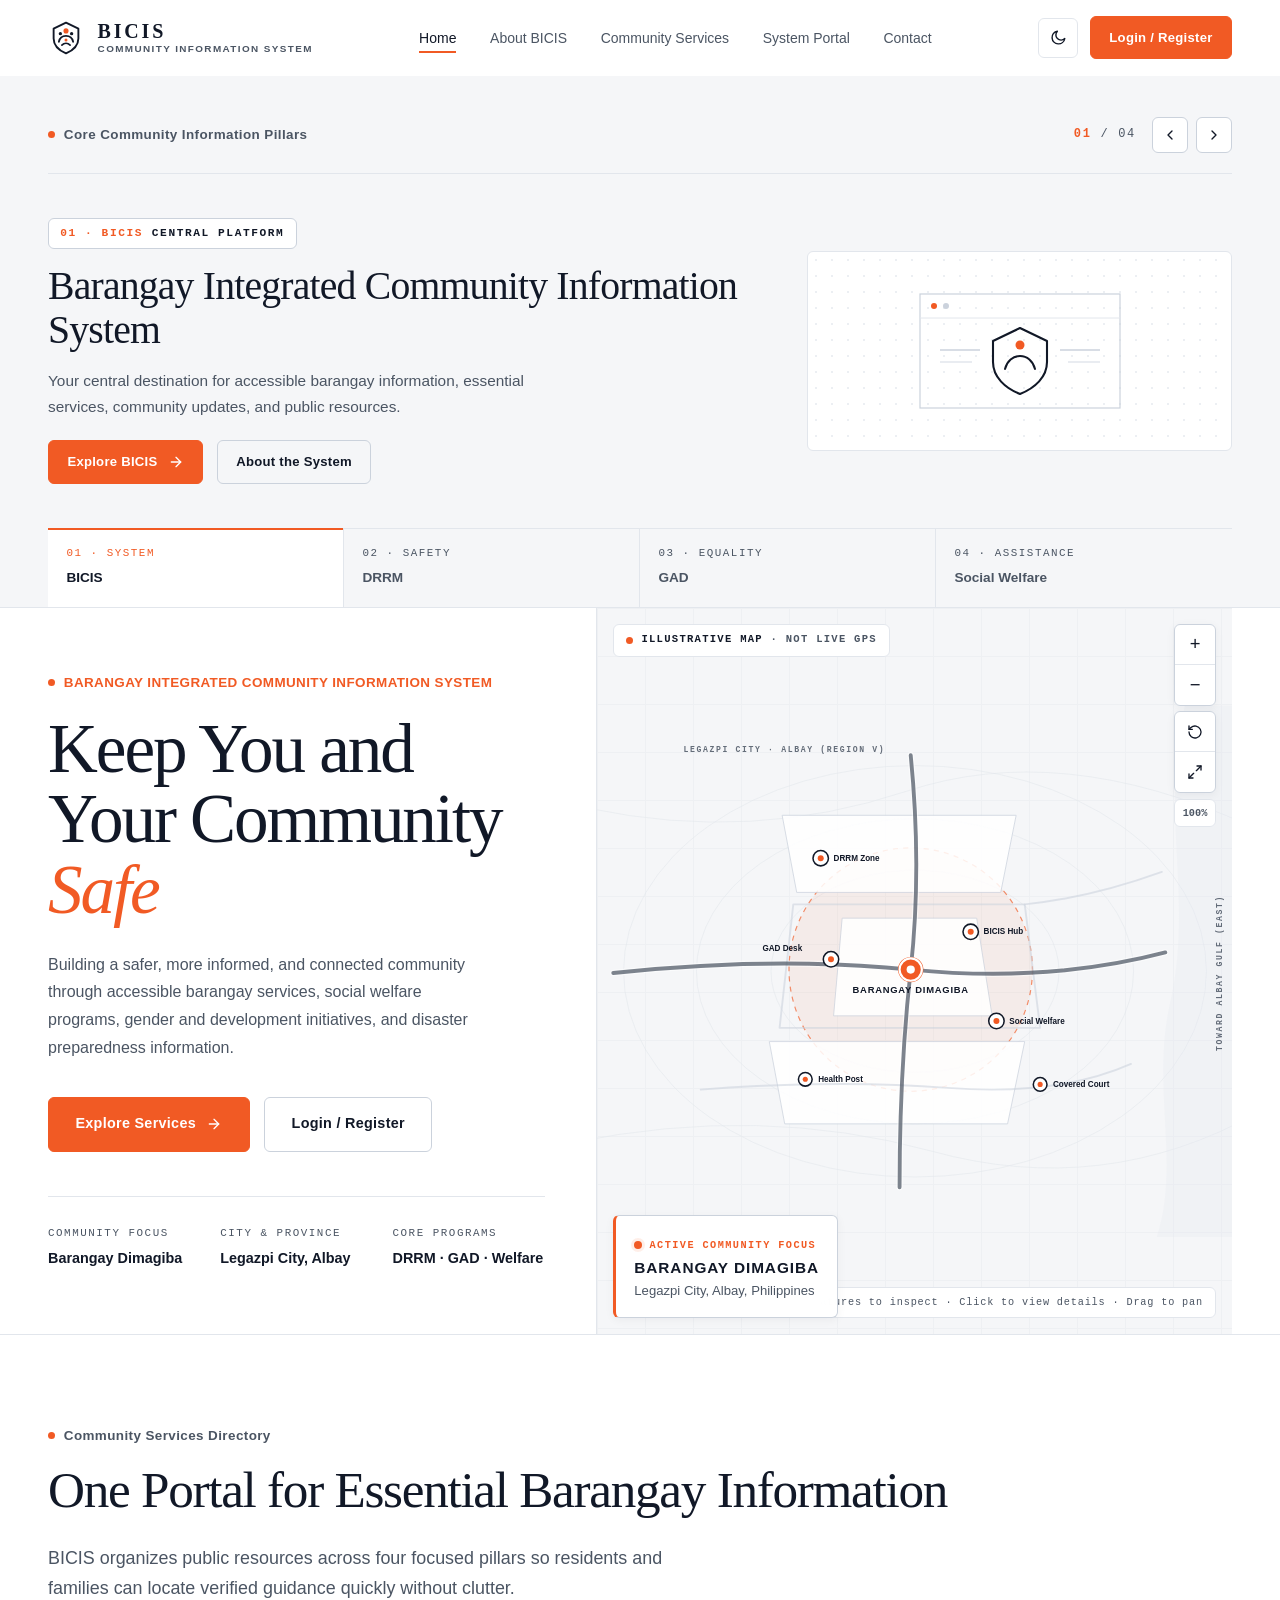
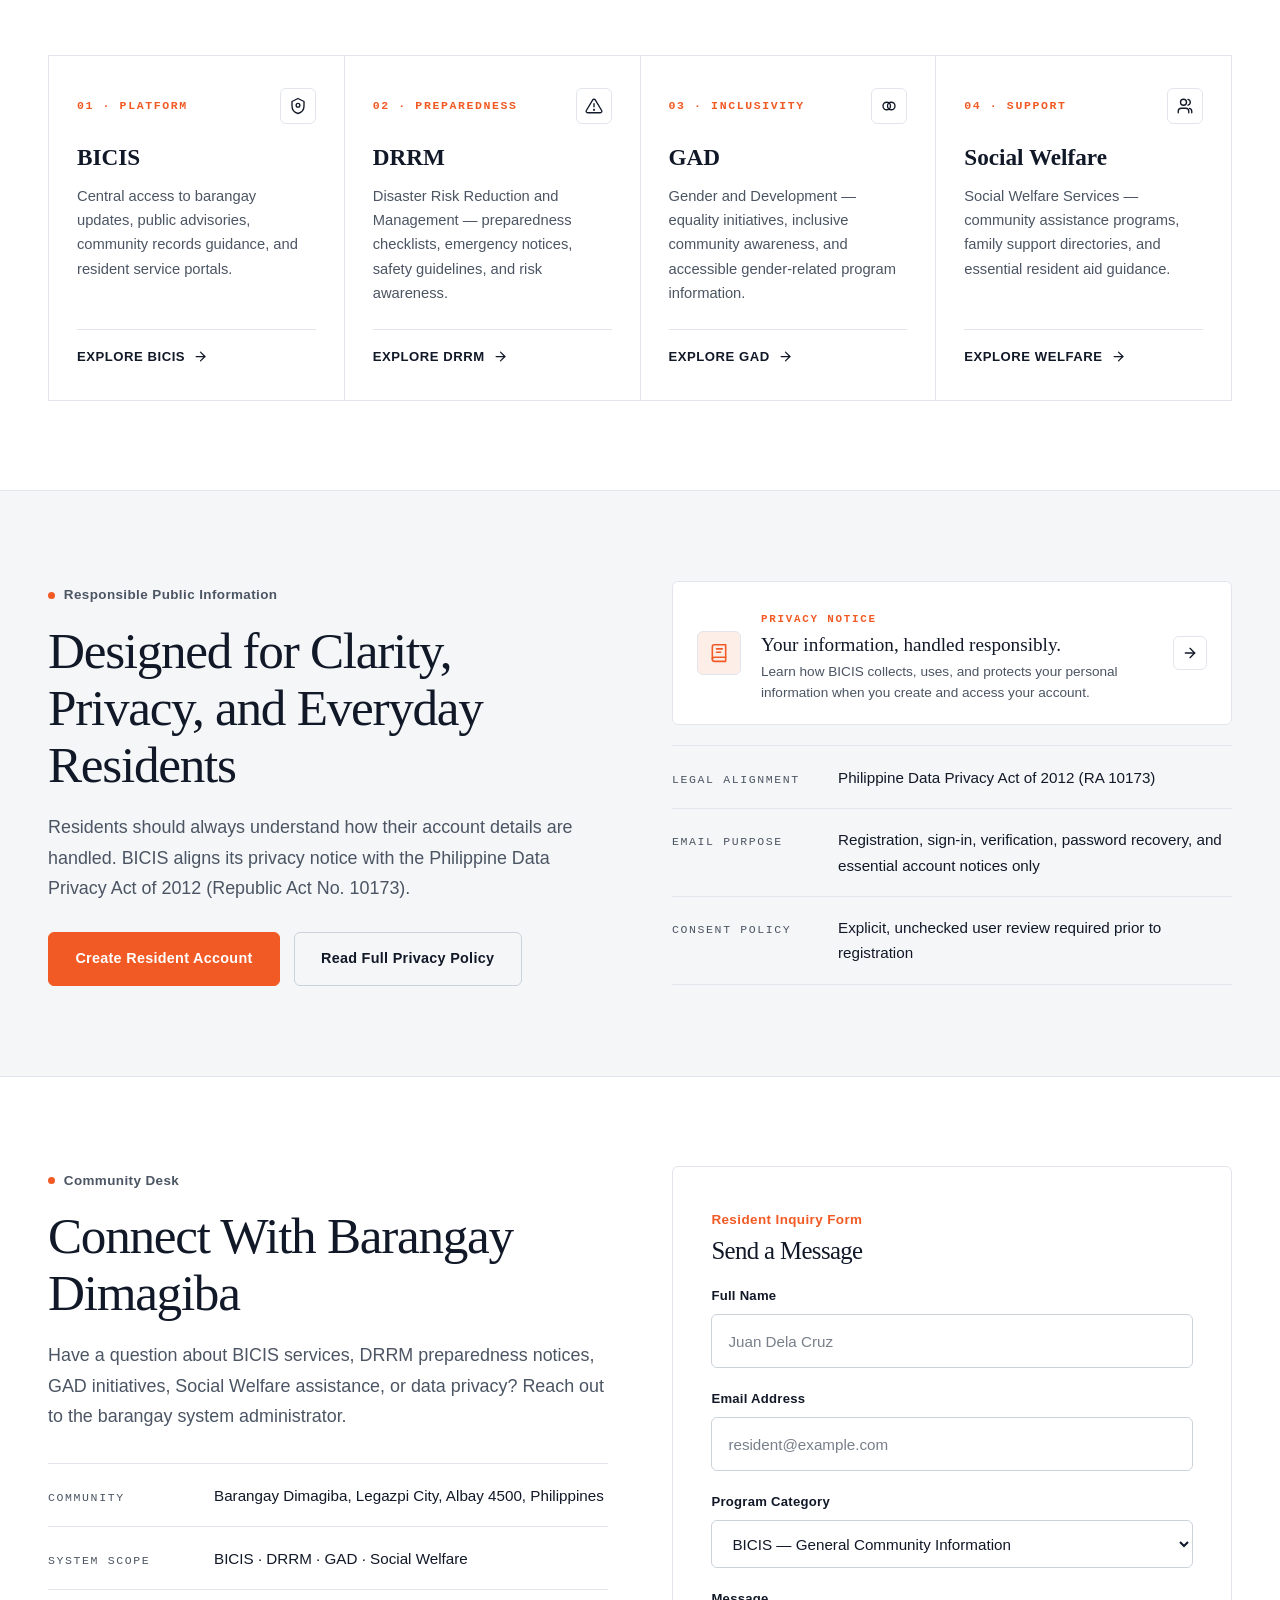
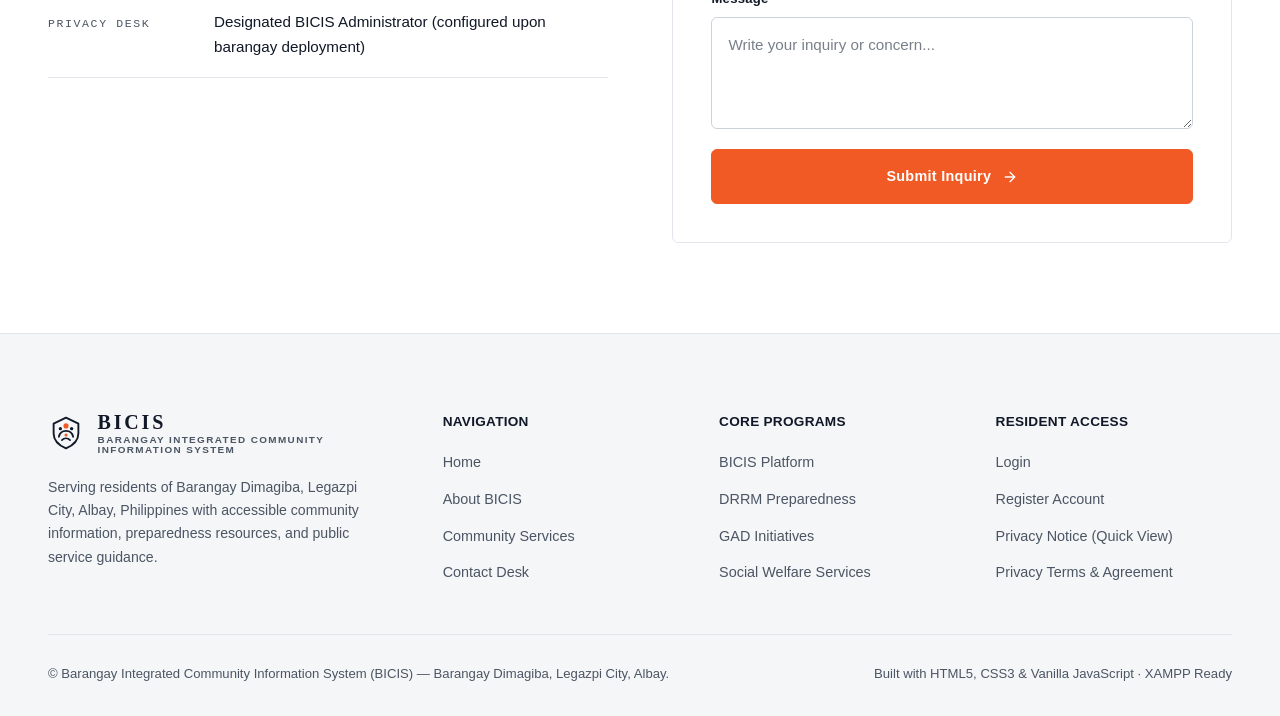
<file: index.html>
<!DOCTYPE html>
<html lang="en" data-theme="light">
<head>
  <meta charset="UTF-8">
  <meta name="viewport" content="width=device-width, initial-scale=1.0">
  <meta name="description" content="Barangay Integrated Community Information System (BICIS) for Barangay Dimagiba, Legazpi City, Albay — accessible barangay services, DRRM, GAD, and Social Welfare information.">
  <title>BICIS — Barangay Integrated Community Information System</title>
  <link rel="icon" type="image/svg+xml" href="assets/logos/bicis-favicon.svg">

  <!-- Prevent theme flash before first paint -->
  <script>
    (function () {
      try {
        var saved = localStorage.getItem("bicis-theme");
        var prefersDark = window.matchMedia && window.matchMedia("(prefers-color-scheme: dark)").matches;
        document.documentElement.setAttribute("data-theme", saved === "dark" || saved === "light" ? saved : (prefersDark ? "dark" : "light"));
      } catch (e) {}
    })();
  </script>

  <link rel="stylesheet" href="css/style.css">
  <link rel="stylesheet" href="css/animations.css">
  <link rel="stylesheet" href="css/carousel.css">
  <link rel="stylesheet" href="css/map.css">
  <link rel="stylesheet" href="css/responsive.css">
</head>
<body>
  <a href="#main-content" class="skip-link">Skip to main content</a>

  <!-- ======================================================================
       CUSTOM BICIS LOADING SCREEN
       ====================================================================== -->
  <div id="bicis-loader" class="bicis-loader" role="status" aria-label="Loading BICIS">
    <div class="loader-stage">
      <div class="loader-emblem-wrap" aria-hidden="true">
        <svg class="loader-orbit" viewBox="0 0 96 96">
          <circle class="loader-orbit-track" cx="48" cy="48" r="44"></circle>
          <circle class="loader-orbit-arc" cx="48" cy="48" r="44"></circle>
        </svg>
        <svg class="loader-emblem-svg" viewBox="0 0 48 48">
          <path class="loader-shield" d="M24 3.5L40.5 11.5V24.5C40.5 33.6 33.5 40.3 24 44.5C14.5 40.3 7.5 33.6 7.5 24.5V11.5L24 3.5Z" fill="none" stroke="currentColor" stroke-width="2.4" stroke-linejoin="round"></path>
          <path class="loader-arc" d="M14.5 29C15.5 24.2 19.3 21.2 24 21.2C28.7 21.2 32.5 24.2 33.5 29" fill="none" stroke="currentColor" stroke-width="2.3" stroke-linecap="round"></path>
          <path class="loader-arc" d="M18.5 33.5C20.1 31.8 21.9 31 24 31C26.1 31 27.9 31.8 29.5 33.5" fill="none" stroke="currentColor" stroke-width="2.1" stroke-linecap="round"></path>
          <circle class="loader-node" cx="16.5" cy="18.2" r="2.2" fill="currentColor"></circle>
          <circle class="loader-node" cx="31.5" cy="18.2" r="2.2" fill="currentColor"></circle>
          <circle class="loader-beacon" cx="24" cy="14.5" r="3.4" fill="var(--accent)"></circle>
          <circle class="loader-beacon" cx="24" cy="26.5" r="2" fill="var(--accent)"></circle>
        </svg>
      </div>
      <div class="loader-wordmark">
        <span class="loader-title">BICIS</span>
        <span class="loader-subtitle">Barangay Dimagiba · Legazpi City</span>
      </div>
      <div class="loader-bar-track" aria-hidden="true">
        <span class="loader-bar-fill"></span>
      </div>
    </div>
  </div>

  <!-- ======================================================================
       NAVIGATION BAR
       ====================================================================== -->
  <header class="site-header" id="site-header">
    <div class="container nav-inner">
      <a href="index.html" class="brand-link" aria-label="BICIS Home">
        <svg class="brand-emblem" viewBox="0 0 48 48" aria-hidden="true">
          <path d="M24 3.5L40.5 11.5V24.5C40.5 33.6 33.5 40.3 24 44.5C14.5 40.3 7.5 33.6 7.5 24.5V11.5L24 3.5Z" fill="none" stroke="currentColor" stroke-width="2.5" stroke-linejoin="round"></path>
          <path d="M14.5 29C15.5 24.2 19.3 21.2 24 21.2C28.7 21.2 32.5 24.2 33.5 29" fill="none" stroke="currentColor" stroke-width="2.4" stroke-linecap="round"></path>
          <path d="M18.5 33.5C20.1 31.8 21.9 31 24 31C26.1 31 27.9 31.8 29.5 33.5" fill="none" stroke="currentColor" stroke-width="2.2" stroke-linecap="round"></path>
          <circle cx="16.5" cy="18.2" r="2.2" fill="currentColor"></circle>
          <circle cx="31.5" cy="18.2" r="2.2" fill="currentColor"></circle>
          <circle cx="24" cy="14.5" r="3.4" fill="var(--accent)"></circle>
          <circle cx="24" cy="26.5" r="2" fill="var(--accent)"></circle>
        </svg>
        <span class="brand-text">
          <span class="brand-name">BICIS</span>
          <span class="brand-sub">Community Information System</span>
        </span>
      </a>

      <nav aria-label="Primary Navigation">
        <ul class="nav-menu">
          <li><a href="index.html" class="nav-link is-active" aria-current="page">Home</a></li>
          <li><a href="pages/about.html" class="nav-link">About BICIS</a></li>
          <li><a href="pages/services.html" class="nav-link">Community Services</a></li>
          <li><a href="pages/portal.html" class="nav-link">System Portal</a></li>
          <li><a href="#contact" class="nav-link">Contact</a></li>
        </ul>
      </nav>

      <div class="nav-actions">
        <button type="button" class="theme-toggle" data-theme-toggle aria-label="Toggle color theme" aria-pressed="false">
          <svg class="icon-sun" viewBox="0 0 24 24" fill="none" stroke="currentColor" stroke-width="1.9" stroke-linecap="round" stroke-linejoin="round" aria-hidden="true">
            <circle cx="12" cy="12" r="4.5"></circle>
            <line x1="12" y1="2.5" x2="12" y2="5"></line>
            <line x1="12" y1="19" x2="12" y2="21.5"></line>
            <line x1="4.9" y1="4.9" x2="6.7" y2="6.7"></line>
            <line x1="17.3" y1="17.3" x2="19.1" y2="19.1"></line>
            <line x1="2.5" y1="12" x2="5" y2="12"></line>
            <line x1="19" y1="12" x2="21.5" y2="12"></line>
            <line x1="4.9" y1="19.1" x2="6.7" y2="17.3"></line>
            <line x1="17.3" y1="6.7" x2="19.1" y2="4.9"></line>
          </svg>
          <svg class="icon-moon" viewBox="0 0 24 24" fill="none" stroke="currentColor" stroke-width="1.9" stroke-linecap="round" stroke-linejoin="round" aria-hidden="true">
            <path d="M21 12.8A8.5 8.5 0 1 1 11.2 3a6.7 6.7 0 0 0 9.8 9.8Z"></path>
          </svg>
        </button>

        <a href="pages/login.html" class="btn btn-primary btn-sm nav-auth-desktop">Login / Register</a>

        <button type="button" class="nav-hamburger" id="nav-hamburger" aria-label="Open navigation menu" aria-expanded="false" aria-controls="mobile-drawer">
          <span></span>
          <span></span>
          <span></span>
        </button>
      </div>
    </div>
  </header>

  <!-- Mobile Navigation Drawer -->
  <div class="mobile-drawer" id="mobile-drawer" aria-hidden="true">
    <nav aria-label="Mobile Navigation">
      <ul class="mobile-nav-list">
        <li><a href="index.html" class="is-active">Home <span>01</span></a></li>
        <li><a href="pages/about.html">About BICIS <span>02</span></a></li>
        <li><a href="pages/services.html">Community Services <span>03</span></a></li>
        <li><a href="pages/portal.html">System Portal <span>04</span></a></li>
        <li><a href="#contact">Contact <span>05</span></a></li>
        <li><a href="pages/privacy.html">Privacy Notice <span>06</span></a></li>
      </ul>
    </nav>
    <div class="mobile-drawer-footer">
      <a href="pages/login.html" class="btn btn-primary btn-block">Login to BICIS</a>
      <a href="pages/register.html" class="btn btn-secondary btn-block">Create an Account</a>
    </div>
  </div>

  <!-- ======================================================================
       MAIN CONTENT
       ====================================================================== -->
  <main id="main-content" class="page-main">

    <!-- ====================================================================
         SERVICE CAROUSEL — BICIS, DRRM, GAD, AND SOCIAL WELFARE
         Positioned prominently near the top, above the main BICIS hero
         ==================================================================== -->
    <section id="service-carousel" class="service-carousel-section" aria-roledescription="carousel" aria-label="BICIS Core Community Services">
      <div class="container carousel-shell">
        <div class="carousel-header-bar">
          <div class="eyebrow">
            <span class="eyebrow-dot" aria-hidden="true"></span>
            <span>Core Community Information Pillars</span>
          </div>
          <div class="carousel-controls-top">
            <span class="carousel-counter" aria-live="polite">
              <strong data-carousel-current>01</strong> / <span data-carousel-total>04</span>
            </span>
            <button type="button" class="carousel-nav-btn" data-carousel-prev aria-label="Previous service slide">
              <svg viewBox="0 0 24 24" fill="none" stroke="currentColor" stroke-width="2" stroke-linecap="round" stroke-linejoin="round" aria-hidden="true">
                <polyline points="15 18 9 12 15 6"></polyline>
              </svg>
            </button>
            <button type="button" class="carousel-nav-btn" data-carousel-next aria-label="Next service slide">
              <svg viewBox="0 0 24 24" fill="none" stroke="currentColor" stroke-width="2" stroke-linecap="round" stroke-linejoin="round" aria-hidden="true">
                <polyline points="9 18 15 12 9 6"></polyline>
              </svg>
            </button>
          </div>
        </div>

        <div class="carousel-viewport">
          <div class="carousel-track">
            <!-- SLIDE 1 — BICIS -->
            <article class="carousel-slide is-active" id="slide-bicis" role="tabpanel" aria-hidden="false">
              <div class="carousel-slide-copy">
                <span class="carousel-badge">
                  <span class="carousel-badge-code">01 · BICIS</span>
                  <span>Central Platform</span>
                </span>
                <h2 class="carousel-slide-title">Barangay Integrated Community Information System</h2>
                <p class="carousel-slide-desc">
                  Your central destination for accessible barangay information, essential services, community updates, and public resources.
                </p>
                <div class="carousel-slide-actions">
                  <a href="pages/services.html#bicis" class="btn btn-primary btn-sm">
                    <span>Explore BICIS</span>
                    <svg class="icon-arrow-right" viewBox="0 0 24 24" fill="none" stroke="currentColor" stroke-width="2" stroke-linecap="round" stroke-linejoin="round" aria-hidden="true">
                      <line x1="5" y1="12" x2="19" y2="12"></line>
                      <polyline points="12 5 19 12 12 19"></polyline>
                    </svg>
                  </a>
                  <a href="pages/about.html" class="btn btn-secondary btn-sm">About the System</a>
                </div>
              </div>
              <div class="carousel-slide-visual" aria-hidden="true">
                <svg class="carousel-artwork carousel-art-float" viewBox="0 0 240 150" fill="none">
                  <rect x="20" y="18" width="200" height="114" stroke="var(--border-strong)" stroke-width="1.2"></rect>
                  <line x1="20" y1="42" x2="220" y2="42" stroke="var(--border)" stroke-width="1"></line>
                  <circle cx="34" cy="30" r="3" fill="var(--accent)"></circle>
                  <circle cx="46" cy="30" r="3" fill="var(--border-strong)"></circle>
                  <path d="M120 52L147 65V86C147 101 135 112 120 118C105 112 93 101 93 86V65L120 52Z" stroke="currentColor" stroke-width="2.1" stroke-linejoin="round"></path>
                  <path d="M105 93C107 85 113 80 120 80C127 80 133 85 135 93" stroke="currentColor" stroke-width="2" stroke-linecap="round"></path>
                  <circle cx="120" cy="69" r="4.5" fill="var(--accent)"></circle>
                  <line x1="40" y1="74" x2="80" y2="74" stroke="var(--border-strong)" stroke-width="1.5"></line>
                  <line x1="40" y1="86" x2="72" y2="86" stroke="var(--border)" stroke-width="1.5"></line>
                  <line x1="160" y1="74" x2="200" y2="74" stroke="var(--border-strong)" stroke-width="1.5"></line>
                  <line x1="168" y1="86" x2="200" y2="86" stroke="var(--border)" stroke-width="1.5"></line>
                </svg>
              </div>
            </article>

            <!-- SLIDE 2 — DRRM -->
            <article class="carousel-slide" id="slide-drrm" role="tabpanel" aria-hidden="true">
              <div class="carousel-slide-copy">
                <span class="carousel-badge">
                  <span class="carousel-badge-code">02 · DRRM</span>
                  <span>Preparedness &amp; Safety</span>
                </span>
                <h2 class="carousel-slide-title">Disaster Risk Reduction and Management</h2>
                <p class="carousel-slide-desc">
                  Stay informed, prepared, and aware through disaster preparedness information, emergency announcements, safety guidelines, and community risk awareness.
                </p>
                <div class="carousel-slide-actions">
                  <a href="pages/services.html#drrm" class="btn btn-primary btn-sm">
                    <span>Explore DRRM</span>
                    <svg class="icon-arrow-right" viewBox="0 0 24 24" fill="none" stroke="currentColor" stroke-width="2" stroke-linecap="round" stroke-linejoin="round" aria-hidden="true">
                      <line x1="5" y1="12" x2="19" y2="12"></line>
                      <polyline points="12 5 19 12 12 19"></polyline>
                    </svg>
                  </a>
                  <a href="#community-map" class="btn btn-secondary btn-sm">View Community Map</a>
                </div>
              </div>
              <div class="carousel-slide-visual" aria-hidden="true">
                <svg class="carousel-artwork carousel-art-float" viewBox="0 0 240 150" fill="none">
                  <circle cx="120" cy="75" r="56" stroke="var(--border)" stroke-width="1.2" stroke-dasharray="4 4"></circle>
                  <circle cx="120" cy="75" r="38" stroke="var(--border-strong)" stroke-width="1.4"></circle>
                  <circle cx="120" cy="75" r="20" stroke="var(--accent)" stroke-width="1.8"></circle>
                  <line x1="48" y1="75" x2="192" y2="75" stroke="var(--border)" stroke-width="1"></line>
                  <line x1="120" y1="15" x2="120" y2="135" stroke="var(--border)" stroke-width="1"></line>
                  <path d="M120 42L142 86H98L120 42Z" stroke="currentColor" stroke-width="2" stroke-linejoin="round"></path>
                  <line x1="120" y1="60" x2="120" y2="73" stroke="var(--accent)" stroke-width="2.4" stroke-linecap="round"></line>
                  <circle cx="120" cy="80" r="2" fill="var(--accent)"></circle>
                </svg>
              </div>
            </article>

            <!-- SLIDE 3 — GAD -->
            <article class="carousel-slide" id="slide-gad" role="tabpanel" aria-hidden="true">
              <div class="carousel-slide-copy">
                <span class="carousel-badge">
                  <span class="carousel-badge-code">03 · GAD</span>
                  <span>Equality &amp; Inclusion</span>
                </span>
                <h2 class="carousel-slide-title">Gender and Development</h2>
                <p class="carousel-slide-desc">
                  Promoting equality, inclusivity, awareness, and accessible information about gender-related programs and community initiatives.
                </p>
                <div class="carousel-slide-actions">
                  <a href="pages/services.html#gad" class="btn btn-primary btn-sm">
                    <span>Explore GAD</span>
                    <svg class="icon-arrow-right" viewBox="0 0 24 24" fill="none" stroke="currentColor" stroke-width="2" stroke-linecap="round" stroke-linejoin="round" aria-hidden="true">
                      <line x1="5" y1="12" x2="19" y2="12"></line>
                      <polyline points="12 5 19 12 12 19"></polyline>
                    </svg>
                  </a>
                </div>
              </div>
              <div class="carousel-slide-visual" aria-hidden="true">
                <svg class="carousel-artwork carousel-art-float" viewBox="0 0 240 150" fill="none">
                  <circle cx="96" cy="75" r="36" stroke="currentColor" stroke-width="2"></circle>
                  <circle cx="144" cy="75" r="36" stroke="var(--accent)" stroke-width="2"></circle>
                  <line x1="60" y1="124" x2="180" y2="124" stroke="var(--border-strong)" stroke-width="1.4"></line>
                  <circle cx="120" cy="75" r="6" fill="var(--accent)"></circle>
                  <circle cx="96" cy="75" r="3" fill="currentColor"></circle>
                  <circle cx="144" cy="75" r="3" fill="currentColor"></circle>
                </svg>
              </div>
            </article>

            <!-- SLIDE 4 — SOCIAL WELFARE -->
            <article class="carousel-slide" id="slide-welfare" role="tabpanel" aria-hidden="true">
              <div class="carousel-slide-copy">
                <span class="carousel-badge">
                  <span class="carousel-badge-code">04 · SOCIAL WELFARE</span>
                  <span>Resident Support</span>
                </span>
                <h2 class="carousel-slide-title">Social Welfare Services</h2>
                <p class="carousel-slide-desc">
                  Discover community assistance programs, social services, available support, and important information for residents and families.
                </p>
                <div class="carousel-slide-actions">
                  <a href="pages/services.html#social-welfare" class="btn btn-primary btn-sm">
                    <span>Explore Social Welfare</span>
                    <svg class="icon-arrow-right" viewBox="0 0 24 24" fill="none" stroke="currentColor" stroke-width="2" stroke-linecap="round" stroke-linejoin="round" aria-hidden="true">
                      <line x1="5" y1="12" x2="19" y2="12"></line>
                      <polyline points="12 5 19 12 12 19"></polyline>
                    </svg>
                  </a>
                </div>
              </div>
              <div class="carousel-slide-visual" aria-hidden="true">
                <svg class="carousel-artwork carousel-art-float" viewBox="0 0 240 150" fill="none">
                  <rect x="44" y="34" width="64" height="82" stroke="var(--border-strong)" stroke-width="1.5"></rect>
                  <rect x="132" y="34" width="64" height="82" stroke="var(--border-strong)" stroke-width="1.5"></rect>
                  <path d="M84 96C88 76 102 66 120 66C138 66 152 76 156 96" stroke="currentColor" stroke-width="2.2" stroke-linecap="round"></path>
                  <circle cx="120" cy="52" r="10" stroke="var(--accent)" stroke-width="2.2"></circle>
                  <circle cx="88" cy="60" r="6" stroke="currentColor" stroke-width="1.8"></circle>
                  <circle cx="152" cy="60" r="6" stroke="currentColor" stroke-width="1.8"></circle>
                  <circle cx="120" cy="108" r="3.5" fill="var(--accent)"></circle>
                </svg>
              </div>
            </article>
          </div>
        </div>

        <!-- Slide Navigation Indicator Tabs -->
        <div class="carousel-tabs" role="tablist" aria-label="Select community service pillar">
          <button type="button" class="carousel-tab is-active" role="tab" aria-selected="true" aria-controls="slide-bicis">
            <span class="carousel-tab-progress" aria-hidden="true"><span class="carousel-tab-progress-fill"></span></span>
            <span class="carousel-tab-code">01 · SYSTEM</span>
            <span class="carousel-tab-name">BICIS</span>
          </button>
          <button type="button" class="carousel-tab" role="tab" aria-selected="false" aria-controls="slide-drrm">
            <span class="carousel-tab-progress" aria-hidden="true"><span class="carousel-tab-progress-fill"></span></span>
            <span class="carousel-tab-code">02 · SAFETY</span>
            <span class="carousel-tab-name">DRRM</span>
          </button>
          <button type="button" class="carousel-tab" role="tab" aria-selected="false" aria-controls="slide-gad">
            <span class="carousel-tab-progress" aria-hidden="true"><span class="carousel-tab-progress-fill"></span></span>
            <span class="carousel-tab-code">03 · EQUALITY</span>
            <span class="carousel-tab-name">GAD</span>
          </button>
          <button type="button" class="carousel-tab" role="tab" aria-selected="false" aria-controls="slide-welfare">
            <span class="carousel-tab-progress" aria-hidden="true"><span class="carousel-tab-progress-fill"></span></span>
            <span class="carousel-tab-code">04 · ASSISTANCE</span>
            <span class="carousel-tab-name">Social Welfare</span>
          </button>
        </div>
      </div>
    </section>

    <!-- ====================================================================
         HERO SECTION + INTERACTIVE BARANGAY DIMAGIBA MAP
         ==================================================================== -->
    <section class="hero-section" id="community-map" aria-label="BICIS Introduction and Interactive Community Map">
      <div class="container">
        <div class="hero-layout">
          <!-- Left Editorial Column -->
          <div class="hero-editorial">
            <p class="eyebrow eyebrow--accent">
              <span class="eyebrow-dot pulse-dot" aria-hidden="true"></span>
              <span>BARANGAY INTEGRATED COMMUNITY INFORMATION SYSTEM</span>
            </p>

            <h1 class="hero-headline">
              Keep You and Your Community <span class="accent-word">Safe</span>
            </h1>

            <p class="hero-description">
              Building a safer, more informed, and connected community through accessible barangay services, social welfare programs, gender and development initiatives, and disaster preparedness information.
            </p>

            <div class="hero-cta-group">
              <a href="pages/services.html" class="btn btn-primary">
                <span>Explore Services</span>
                <svg class="icon-arrow-right" viewBox="0 0 24 24" fill="none" stroke="currentColor" stroke-width="2" stroke-linecap="round" stroke-linejoin="round" aria-hidden="true">
                  <line x1="5" y1="12" x2="19" y2="12"></line>
                  <polyline points="12 5 19 12 12 19"></polyline>
                </svg>
              </a>
              <a href="pages/login.html" class="btn btn-secondary">Login / Register</a>
            </div>

            <div class="hero-meta-strip">
              <div class="hero-meta-item">
                <span class="hero-meta-label">Community Focus</span>
                <span class="hero-meta-value">Barangay Dimagiba</span>
              </div>
              <div class="hero-meta-item">
                <span class="hero-meta-label">City &amp; Province</span>
                <span class="hero-meta-value">Legazpi City, Albay</span>
              </div>
              <div class="hero-meta-item">
                <span class="hero-meta-label">Core Programs</span>
                <span class="hero-meta-value">DRRM · GAD · Welfare</span>
              </div>
            </div>
          </div>

          <!-- Right Interactive Map Column -->
          <div class="hero-map-column">
            <div
              id="bicis-map-wrapper"
              class="map-wrapper"
              tabindex="0"
              role="region"
              aria-label="Interactive illustrated community map centered on Barangay Dimagiba, Legazpi City, Albay, Philippines"
            >
              <!-- Top Overlay Bar -->
              <div class="map-top-bar">
                <div class="map-badge-pill">
                  <span class="eyebrow-dot" aria-hidden="true"></span>
                  <span><strong>Illustrative Map</strong> · Not Live GPS</span>
                </div>

                <!-- Dedicated Zoom, Reset, Fullscreen Controls -->
                <div class="map-controls" aria-label="Map navigation controls">
                  <div class="map-control-group">
                    <button type="button" id="map-zoom-in" class="map-ctrl-btn" aria-label="Zoom in" title="Zoom In (+)">+</button>
                    <button type="button" id="map-zoom-out" class="map-ctrl-btn" aria-label="Zoom out" title="Zoom Out (−)">&minus;</button>
                  </div>
                  <div class="map-control-group">
                    <button type="button" id="map-reset" class="map-ctrl-btn" aria-label="Reset view to Barangay Dimagiba" title="Reset View (0)">
                      <svg viewBox="0 0 24 24" fill="none" stroke="currentColor" stroke-width="2" stroke-linecap="round" stroke-linejoin="round" aria-hidden="true">
                        <path d="M3 12a9 9 0 1 0 3-6.7L3 8"></path>
                        <polyline points="3 3 3 8 8 8"></polyline>
                      </svg>
                    </button>
                    <button type="button" id="map-fullscreen" class="map-ctrl-btn" aria-label="Toggle fullscreen map" aria-pressed="false" title="Fullscreen Map">
                      <svg viewBox="0 0 24 24" fill="none" stroke="currentColor" stroke-width="2" stroke-linecap="round" stroke-linejoin="round" aria-hidden="true">
                        <polyline points="15 3 21 3 21 9"></polyline>
                        <polyline points="9 21 3 21 3 15"></polyline>
                        <line x1="21" y1="3" x2="14" y2="10"></line>
                        <line x1="3" y1="21" x2="10" y2="14"></line>
                      </svg>
                    </button>
                  </div>
                  <div id="map-zoom-readout" class="map-zoom-readout" aria-live="polite">100%</div>
                </div>
              </div>

              <!-- Transformable SVG Map Stage -->
              <div id="bicis-map-stage" class="map-stage">
                <svg
                  id="bicis-map-svg"
                  class="bicis-map-svg"
                  viewBox="0 0 840 620"
                  xmlns="http://www.w3.org/2000/svg"
                  role="img"
                  aria-label="Illustrated map centered on Barangay Dimagiba, Legazpi City, Albay"
                >
                  <!-- Layer 1: Subtle Topographic Contours & Coastal Regional Context -->
                  <g id="map-terrain">
                    <ellipse class="map-contour" cx="420" cy="310" rx="340" ry="240"></ellipse>
                    <ellipse class="map-contour" cx="420" cy="310" rx="255" ry="178"></ellipse>
                    <ellipse class="map-contour" cx="420" cy="310" rx="168" ry="118"></ellipse>
                    <path class="map-contour" d="M40 120 Q230 160 410 100 T810 140"></path>
                    <path class="map-contour" d="M20 510 Q240 465 440 520 T820 475"></path>

                    <!-- Stylized Eastern Coastal Context (Toward Albay Gulf) -->
                    <path
                      class="map-gulf-water"
                      data-feature-id="zone-gulf"
                      tabindex="0"
                      role="button"
                      aria-label="Toward Albay Gulf — Legazpi City Coastal Context"
                      d="M735 0 C705 120 745 225 718 345 C695 445 730 535 702 620 L840 620 L840 0 Z"
                    ></path>
                    <text class="map-label-region" x="778" y="312" text-anchor="middle" transform="rotate(-90 778 312)">TOWARD ALBAY GULF (EAST)</text>
                    <text class="map-label-region" x="150" y="54">LEGAZPI CITY · ALBAY (REGION V)</text>
                  </g>

                  <!-- Layer 2: Illustrative Community Sectors / Zones -->
                  <g id="map-zones">
                    <circle class="map-boundary-halo" cx="415" cy="308" r="142"></circle>

                    <polygon
                      class="map-zone"
                      data-feature-id="zone-civic"
                      tabindex="0"
                      role="button"
                      aria-label="Civic and Public Service Core (Illustrative)"
                      points="335,248 492,248 510,362 325,362"
                    ></polygon>

                    <polygon
                      class="map-zone"
                      data-feature-id="zone-north"
                      tabindex="0"
                      role="button"
                      aria-label="Northern Community Cluster (Illustrative)"
                      points="265,128 538,128 520,218 282,218"
                    ></polygon>

                    <polygon
                      class="map-zone"
                      data-feature-id="zone-south"
                      tabindex="0"
                      role="button"
                      aria-label="Southern Community Cluster (Illustrative)"
                      points="250,392 548,392 528,488 268,488"
                    ></polygon>

                    <text class="map-label-detail" x="398" y="156">NORTH CLUSTER (ILLUSTRATIVE)</text>
                    <text class="map-label-detail" x="394" y="472">SOUTH CLUSTER (ILLUSTRATIVE)</text>
                    <text class="map-label-detail" x="348" y="349">CIVIC CORE (ILLUSTRATIVE)</text>
                  </g>

                  <!-- Layer 3: Illustrative Road Network -->
                  <g id="map-roads">
                    <!-- Subtle Road Casings -->
                    <path class="map-road-casing" d="M68 312 Q255 292 415 308 T712 288"></path>
                    <path class="map-road-casing" d="M415 58 Q428 190 415 308 T402 562"></path>

                    <!-- Secondary Illustrative Roads -->
                    <path
                      class="map-road-secondary"
                      data-feature-id="road-loop"
                      tabindex="0"
                      role="button"
                      aria-label="Community Inner Service Loop (Illustrative)"
                      d="M278 232 L548 232 L566 376 L262 376 Z"
                    ></path>
                    <path
                      class="map-road-secondary"
                      data-feature-id="road-south"
                      tabindex="0"
                      role="button"
                      aria-label="South Preparedness Lane (Illustrative)"
                      d="M170 448 Q330 436 458 446 T672 418"
                    ></path>
                    <path
                      class="map-road-secondary"
                      data-feature-id="road-east"
                      tabindex="0"
                      role="button"
                      aria-label="East Coastal Connector (Illustrative)"
                      d="M548 232 Q625 224 708 194"
                    ></path>

                    <!-- Primary Illustrative Roads -->
                    <path
                      class="map-road-primary"
                      data-feature-id="road-main"
                      tabindex="0"
                      role="button"
                      aria-label="Central Barangay Thoroughfare (Illustrative)"
                      d="M68 312 Q255 292 415 308 T712 288"
                    ></path>
                    <path
                      class="map-road-primary"
                      data-feature-id="road-north"
                      tabindex="0"
                      role="button"
                      aria-label="North Civic Access Corridor (Illustrative)"
                      d="M415 58 Q428 190 415 308 T402 562"
                    ></path>

                    <!-- Progressive Zoom Road Labels -->
                    <text class="map-label-road" x="148" y="294">CENTRAL THOROUGHFARE (ILLUS.)</text>
                    <text class="map-label-road" x="430" y="106">NORTH ACCESS CORRIDOR</text>
                    <text class="map-label-road" x="572" y="205">EAST CONNECTOR</text>
                    <text class="map-label-road" x="488" y="438">SOUTH PREPAREDNESS LANE</text>
                  </g>

                  <!-- Layer 4: Interactive Community Markers -->
                  <g id="map-markers">
                    <!-- DRRM Evacuation Assembly Zone -->
                    <g class="map-marker" data-feature-id="hub-drrm" tabindex="0" role="button" aria-label="DRRM Evacuation Assembly Zone (Illustrative)">
                      <circle class="map-marker-hit" cx="310" cy="178" r="22"></circle>
                      <circle class="map-marker-outer" cx="310" cy="178" r="9"></circle>
                      <circle class="map-marker-core" cx="310" cy="178" r="3.5"></circle>
                      <text class="map-marker-label" x="325" y="181">DRRM Zone</text>
                    </g>

                    <!-- Barangay Hall & BICIS Hub -->
                    <g class="map-marker" data-feature-id="hub-bicis" tabindex="0" role="button" aria-label="Barangay Hall and BICIS Hub (Illustrative)">
                      <circle class="map-marker-hit" cx="485" cy="264" r="22"></circle>
                      <circle class="map-marker-outer" cx="485" cy="264" r="9"></circle>
                      <circle class="map-marker-core" cx="485" cy="264" r="3.5"></circle>
                      <text class="map-marker-label" x="500" y="267">BICIS Hub</text>
                    </g>

                    <!-- GAD Resource & Safe Space Desk -->
                    <g class="map-marker" data-feature-id="hub-gad" tabindex="0" role="button" aria-label="GAD Resource and Safe Space Desk (Illustrative)">
                      <circle class="map-marker-hit" cx="322" cy="296" r="22"></circle>
                      <circle class="map-marker-outer" cx="322" cy="296" r="9"></circle>
                      <circle class="map-marker-core" cx="322" cy="296" r="3.5"></circle>
                      <text class="map-marker-label" x="242" y="286">GAD Desk</text>
                    </g>

                    <!-- Social Welfare Assistance Center -->
                    <g class="map-marker" data-feature-id="hub-welfare" tabindex="0" role="button" aria-label="Social Welfare Assistance Center (Illustrative)">
                      <circle class="map-marker-hit" cx="515" cy="368" r="22"></circle>
                      <circle class="map-marker-outer" cx="515" cy="368" r="9"></circle>
                      <circle class="map-marker-core" cx="515" cy="368" r="3.5"></circle>
                      <text class="map-marker-label" x="530" y="371">Social Welfare</text>
                    </g>

                    <!-- Community Health & First Aid Post -->
                    <g class="map-marker" data-feature-id="hub-health" tabindex="0" role="button" aria-label="Community Health and First Aid Post (Illustrative)">
                      <circle class="map-marker-hit" cx="292" cy="436" r="22"></circle>
                      <circle class="map-marker-outer" cx="292" cy="436" r="8"></circle>
                      <circle class="map-marker-core" cx="292" cy="436" r="3"></circle>
                      <text class="map-marker-label" x="307" y="439">Health Post</text>
                    </g>

                    <!-- Multi-Purpose Covered Court -->
                    <g class="map-marker" data-feature-id="hub-court" tabindex="0" role="button" aria-label="Multi-Purpose Covered Court (Illustrative)">
                      <circle class="map-marker-hit" cx="566" cy="442" r="22"></circle>
                      <circle class="map-marker-outer" cx="566" cy="442" r="8"></circle>
                      <circle class="map-marker-core" cx="566" cy="442" r="3"></circle>
                      <text class="map-marker-label" x="581" y="445">Covered Court</text>
                    </g>

                    <!-- PRIMARY EMPHASIZED MARKER: BARANGAY DIMAGIBA CENTER -->
                    <g class="map-marker map-marker--primary" data-feature-id="dimagiba-center" tabindex="0" role="button" aria-label="Barangay Dimagiba, Legazpi City, Albay">
                      <circle class="map-pulse-ring" cx="415" cy="308" r="14"></circle>
                      <circle class="map-marker-hit" cx="415" cy="308" r="28"></circle>
                      <circle class="map-marker-outer" cx="415" cy="308" r="13"></circle>
                      <circle class="map-marker-core" cx="415" cy="308" r="4.8"></circle>
                      <text class="map-marker-label" x="415" y="335" text-anchor="middle" style="font-size: 11px; letter-spacing: 0.08em;">BARANGAY DIMAGIBA</text>
                    </g>
                  </g>
                </svg>
              </div>

              <!-- MDX-Inspired Cursor-Following Tooltip -->
              <div id="map-cursor-tooltip" class="map-cursor-tooltip" role="tooltip" aria-hidden="true">
                <div id="tooltip-category" class="tooltip-category">Location</div>
                <div id="tooltip-title" class="tooltip-title">Barangay Dimagiba</div>
                <div id="tooltip-meta" class="tooltip-meta">Legazpi City, Albay, Philippines</div>
              </div>

              <!-- Floating Location Information Card -->
              <div class="map-location-card" aria-live="polite">
                <div class="location-card-status">
                  <span class="location-indicator-dot pulse-dot" aria-hidden="true"></span>
                  <span id="location-card-status-text">Active Community Focus</span>
                </div>
                <div id="location-card-title" class="location-card-title">BARANGAY DIMAGIBA</div>
                <div id="location-card-sub" class="location-card-sub">Legazpi City, Albay, Philippines</div>
              </div>

              <!-- Subtle Desktop Interaction Hint -->
              <div class="map-interaction-hint" aria-hidden="true">
                Hover features to inspect · Click to view details · Drag to pan
              </div>

              <!-- Dismissible Selected Location Detail Panel -->
              <aside id="map-detail-panel" class="map-detail-panel" aria-hidden="true" aria-label="Selected map location details">
                <div class="map-detail-header">
                  <span id="map-detail-tag" class="map-detail-tag">Community Focus</span>
                  <button type="button" id="map-detail-close" class="map-detail-close" aria-label="Close location details">
                    <svg width="14" height="14" viewBox="0 0 24 24" fill="none" stroke="currentColor" stroke-width="2.2" stroke-linecap="round" stroke-linejoin="round" aria-hidden="true">
                      <line x1="18" y1="6" x2="6" y2="18"></line>
                      <line x1="6" y1="6" x2="18" y2="18"></line>
                    </svg>
                  </button>
                </div>
                <h3 id="map-detail-title" class="map-detail-title">Barangay Dimagiba</h3>
                <p id="map-detail-desc" class="map-detail-desc"></p>
                <p id="map-detail-disclaimer" class="map-detail-disclaimer"></p>
              </aside>
            </div>
          </div>
        </div>
      </div>
    </section>

    <!-- ====================================================================
         COMMUNITY SERVICE PILLARS OVERVIEW
         ==================================================================== -->
    <section class="editorial-section" aria-labelledby="services-overview-heading">
      <div class="container">
        <div class="section-header" data-reveal>
          <div class="section-header-copy">
            <span class="eyebrow">
              <span class="eyebrow-dot" aria-hidden="true"></span>
              <span>Community Services Directory</span>
            </span>
            <h2 id="services-overview-heading" class="section-title">One Portal for Essential Barangay Information</h2>
          </div>
          <p class="section-lead">
            BICIS organizes public resources across four focused pillars so residents and families can locate verified guidance quickly without clutter.
          </p>
        </div>

        <div class="pillars-grid">
          <article class="pillar-card" data-reveal>
            <div>
              <div class="pillar-card-top">
                <span class="pillar-index">01 · PLATFORM</span>
                <span class="pillar-icon" aria-hidden="true">
                  <svg viewBox="0 0 24 24" fill="none" stroke="currentColor" stroke-width="1.8" stroke-linecap="round" stroke-linejoin="round">
                    <path d="M12 2L20 6V12C20 17 16.4 20.8 12 22C7.6 20.8 4 17 4 12V6L12 2Z"></path>
                    <circle cx="12" cy="11" r="2.5"></circle>
                  </svg>
                </span>
              </div>
              <h3 class="pillar-title" style="margin-top: 1.25rem;">BICIS</h3>
              <p class="pillar-desc">
                Central access to barangay updates, public advisories, community records guidance, and resident service portals.
              </p>
            </div>
            <a href="pages/services.html#bicis" class="pillar-link">
              <span>Explore BICIS</span>
              <svg viewBox="0 0 24 24" fill="none" stroke="currentColor" stroke-width="2" stroke-linecap="round" stroke-linejoin="round" aria-hidden="true">
                <line x1="5" y1="12" x2="19" y2="12"></line>
                <polyline points="12 5 19 12 12 19"></polyline>
              </svg>
            </a>
          </article>

          <article class="pillar-card" data-reveal data-reveal-delay="1">
            <div>
              <div class="pillar-card-top">
                <span class="pillar-index">02 · PREPAREDNESS</span>
                <span class="pillar-icon" aria-hidden="true">
                  <svg viewBox="0 0 24 24" fill="none" stroke="currentColor" stroke-width="1.8" stroke-linecap="round" stroke-linejoin="round">
                    <path d="M10.3 3.9L1.8 18a2 2 0 0 0 1.7 3h17a2 2 0 0 0 1.7-3L13.7 3.9a2 2 0 0 0-3.4 0Z"></path>
                    <line x1="12" y1="9" x2="12" y2="13"></line>
                    <circle cx="12" cy="17" r="0.6" fill="currentColor"></circle>
                  </svg>
                </span>
              </div>
              <h3 class="pillar-title" style="margin-top: 1.25rem;">DRRM</h3>
              <p class="pillar-desc">
                Disaster Risk Reduction and Management — preparedness checklists, emergency notices, safety guidelines, and risk awareness.
              </p>
            </div>
            <a href="pages/services.html#drrm" class="pillar-link">
              <span>Explore DRRM</span>
              <svg viewBox="0 0 24 24" fill="none" stroke="currentColor" stroke-width="2" stroke-linecap="round" stroke-linejoin="round" aria-hidden="true">
                <line x1="5" y1="12" x2="19" y2="12"></line>
                <polyline points="12 5 19 12 12 19"></polyline>
              </svg>
            </a>
          </article>

          <article class="pillar-card" data-reveal data-reveal-delay="2">
            <div>
              <div class="pillar-card-top">
                <span class="pillar-index">03 · INCLUSIVITY</span>
                <span class="pillar-icon" aria-hidden="true">
                  <svg viewBox="0 0 24 24" fill="none" stroke="currentColor" stroke-width="1.8" stroke-linecap="round" stroke-linejoin="round">
                    <circle cx="9" cy="12" r="5"></circle>
                    <circle cx="15" cy="12" r="5"></circle>
                  </svg>
                </span>
              </div>
              <h3 class="pillar-title" style="margin-top: 1.25rem;">GAD</h3>
              <p class="pillar-desc">
                Gender and Development — equality initiatives, inclusive community awareness, and accessible gender-related program information.
              </p>
            </div>
            <a href="pages/services.html#gad" class="pillar-link">
              <span>Explore GAD</span>
              <svg viewBox="0 0 24 24" fill="none" stroke="currentColor" stroke-width="2" stroke-linecap="round" stroke-linejoin="round" aria-hidden="true">
                <line x1="5" y1="12" x2="19" y2="12"></line>
                <polyline points="12 5 19 12 12 19"></polyline>
              </svg>
            </a>
          </article>

          <article class="pillar-card" data-reveal data-reveal-delay="3">
            <div>
              <div class="pillar-card-top">
                <span class="pillar-index">04 · SUPPORT</span>
                <span class="pillar-icon" aria-hidden="true">
                  <svg viewBox="0 0 24 24" fill="none" stroke="currentColor" stroke-width="1.8" stroke-linecap="round" stroke-linejoin="round">
                    <path d="M17 21v-2a4 4 0 0 0-4-4H7a4 4 0 0 0-4 4v2"></path>
                    <circle cx="10" cy="7" r="4"></circle>
                    <path d="M21 21v-2a4 4 0 0 0-3-3.87"></path>
                    <path d="M16 3.13a4 4 0 0 1 0 7.75"></path>
                  </svg>
                </span>
              </div>
              <h3 class="pillar-title" style="margin-top: 1.25rem;">Social Welfare</h3>
              <p class="pillar-desc">
                Social Welfare Services — community assistance programs, family support directories, and essential resident aid guidance.
              </p>
            </div>
            <a href="pages/services.html#social-welfare" class="pillar-link">
              <span>Explore Welfare</span>
              <svg viewBox="0 0 24 24" fill="none" stroke="currentColor" stroke-width="2" stroke-linecap="round" stroke-linejoin="round" aria-hidden="true">
                <line x1="5" y1="12" x2="19" y2="12"></line>
                <polyline points="12 5 19 12 12 19"></polyline>
              </svg>
            </a>
          </article>
        </div>
      </div>
    </section>

    <!-- ====================================================================
         PRIVACY TRANSPARENCY & RESIDENT ACCESS SECTION
         ==================================================================== -->
    <section class="editorial-section editorial-section--alt" aria-labelledby="trust-heading">
      <div class="container">
        <div class="split-grid">
          <div data-reveal>
            <span class="eyebrow">
              <span class="eyebrow-dot" aria-hidden="true"></span>
              <span>Responsible Public Information</span>
            </span>
            <h2 id="trust-heading" class="section-title" style="margin-top: 0.9rem; margin-bottom: 1.15rem;">
              Designed for Clarity, Privacy, and Everyday Residents
            </h2>
            <p class="section-lead" style="margin-bottom: 1.75rem;">
              Residents should always understand how their account details are handled. BICIS aligns its privacy notice with the Philippine Data Privacy Act of 2012 (Republic Act No. 10173).
            </p>
            <div style="display: flex; flex-wrap: wrap; gap: 0.85rem;">
              <a href="pages/register.html" class="btn btn-primary">Create Resident Account</a>
              <a href="pages/privacy.html" class="btn btn-secondary">Read Full Privacy Policy</a>
            </div>
          </div>

          <div data-reveal data-reveal-delay="1" style="display: flex; flex-direction: column; gap: 1.25rem;">
            <!-- Privacy Notice Card (Opens Privacy Modal) -->
            <button type="button" class="privacy-notice-card" data-modal-open="privacy-modal">
              <span class="privacy-notice-icon" aria-hidden="true">
                <svg viewBox="0 0 24 24" fill="none" stroke="currentColor" stroke-width="1.9" stroke-linecap="round" stroke-linejoin="round">
                  <path d="M4 19.5A2.5 2.5 0 0 1 6.5 17H20"></path>
                  <path d="M6.5 2H20v20H6.5A2.5 2.5 0 0 1 4 19.5v-15A2.5 2.5 0 0 1 6.5 2Z"></path>
                  <line x1="9" y1="7" x2="16" y2="7"></line>
                  <line x1="9" y1="11" x2="14" y2="11"></line>
                </svg>
              </span>
              <span>
                <span class="privacy-notice-tag">PRIVACY NOTICE</span>
                <span class="privacy-notice-title">Your information, handled responsibly.</span>
                <span class="privacy-notice-desc">
                  Learn how BICIS collects, uses, and protects your personal information when you create and access your account.
                </span>
              </span>
              <span class="privacy-notice-arrow" aria-hidden="true">
                <svg viewBox="0 0 24 24" fill="none" stroke="currentColor" stroke-width="2" stroke-linecap="round" stroke-linejoin="round">
                  <line x1="5" y1="12" x2="19" y2="12"></line>
                  <polyline points="12 5 19 12 12 19"></polyline>
                </svg>
              </span>
            </button>

            <div class="info-list">
              <div class="info-list-row">
                <span class="info-list-label">Legal Alignment</span>
                <span class="info-list-value">Philippine Data Privacy Act of 2012 (RA 10173)</span>
              </div>
              <div class="info-list-row">
                <span class="info-list-label">Email Purpose</span>
                <span class="info-list-value">Registration, sign-in, verification, password recovery, and essential account notices only</span>
              </div>
              <div class="info-list-row">
                <span class="info-list-label">Consent Policy</span>
                <span class="info-list-value">Explicit, unchecked user review required prior to registration</span>
              </div>
            </div>
          </div>
        </div>
      </div>
    </section>

    <!-- ====================================================================
         CONTACT & COMMUNITY DESK SECTION
         ==================================================================== -->
    <section id="contact" class="editorial-section" aria-labelledby="contact-heading">
      <div class="container">
        <div class="split-grid">
          <div data-reveal>
            <span class="eyebrow">
              <span class="eyebrow-dot" aria-hidden="true"></span>
              <span>Community Desk</span>
            </span>
            <h2 id="contact-heading" class="section-title" style="margin-top: 0.9rem; margin-bottom: 1.15rem;">
              Connect With Barangay Dimagiba
            </h2>
            <p class="section-lead" style="margin-bottom: 2rem;">
              Have a question about BICIS services, DRRM preparedness notices, GAD initiatives, Social Welfare assistance, or data privacy? Reach out to the barangay system administrator.
            </p>

            <div class="info-list">
              <div class="info-list-row">
                <span class="info-list-label">Community</span>
                <span class="info-list-value">Barangay Dimagiba, Legazpi City, Albay 4500, Philippines</span>
              </div>
              <div class="info-list-row">
                <span class="info-list-label">System Scope</span>
                <span class="info-list-value">BICIS · DRRM · GAD · Social Welfare</span>
              </div>
              <div class="info-list-row">
                <span class="info-list-label">Privacy Desk</span>
                <span class="info-list-value">Designated BICIS Administrator (configured upon barangay deployment)</span>
              </div>
            </div>
          </div>

          <div class="editorial-panel" data-reveal data-reveal-delay="1">
            <form id="bicis-contact-form" class="form-stack" action="api/contact.php" method="POST" novalidate>
              <div>
                <span class="eyebrow eyebrow--accent">Resident Inquiry Form</span>
                <h3 class="serif-heading" style="font-size: 1.55rem; margin-top: 0.4rem;">Send a Message</h3>
              </div>

              <div id="contact-form-banner" class="form-banner" role="alert"></div>

              <div class="form-field">
                <label class="form-label" for="contact-name">Full Name</label>
                <input type="text" id="contact-name" name="name" class="form-input" placeholder="Juan Dela Cruz" autocomplete="name" required>
              </div>

              <div class="form-field">
                <label class="form-label" for="contact-email">Email Address</label>
                <input type="email" id="contact-email" name="email" class="form-input" placeholder="resident@example.com" autocomplete="email" required>
              </div>

              <div class="form-field">
                <label class="form-label" for="contact-topic">Program Category</label>
                <select id="contact-topic" name="topic" class="form-select">
                  <option value="BICIS General Information">BICIS — General Community Information</option>
                  <option value="DRRM Preparedness">DRRM — Disaster Risk Reduction &amp; Management</option>
                  <option value="GAD Programs">GAD — Gender and Development</option>
                  <option value="Social Welfare Services">Social Welfare Services</option>
                  <option value="Privacy Inquiry">Data Privacy &amp; Account Assistance</option>
                </select>
              </div>

              <div class="form-field">
                <label class="form-label" for="contact-message">Message</label>
                <textarea id="contact-message" name="message" class="form-textarea" placeholder="Write your inquiry or concern..." required></textarea>
              </div>

              <button type="submit" class="btn btn-primary btn-block">
                <span>Submit Inquiry</span>
                <svg class="icon-arrow-right" viewBox="0 0 24 24" fill="none" stroke="currentColor" stroke-width="2" stroke-linecap="round" stroke-linejoin="round" aria-hidden="true">
                  <line x1="5" y1="12" x2="19" y2="12"></line>
                  <polyline points="12 5 19 12 12 19"></polyline>
                </svg>
              </button>
            </form>
          </div>
        </div>
      </div>
    </section>
  </main>

  <!-- ======================================================================
       FOOTER
       ====================================================================== -->
  <footer class="site-footer">
    <div class="container">
      <div class="footer-grid">
        <div>
          <a href="index.html" class="brand-link" aria-label="BICIS Home">
            <svg class="brand-emblem" viewBox="0 0 48 48" aria-hidden="true">
              <path d="M24 3.5L40.5 11.5V24.5C40.5 33.6 33.5 40.3 24 44.5C14.5 40.3 7.5 33.6 7.5 24.5V11.5L24 3.5Z" fill="none" stroke="currentColor" stroke-width="2.5" stroke-linejoin="round"></path>
              <path d="M14.5 29C15.5 24.2 19.3 21.2 24 21.2C28.7 21.2 32.5 24.2 33.5 29" fill="none" stroke="currentColor" stroke-width="2.4" stroke-linecap="round"></path>
              <path d="M18.5 33.5C20.1 31.8 21.9 31 24 31C26.1 31 27.9 31.8 29.5 33.5" fill="none" stroke="currentColor" stroke-width="2.2" stroke-linecap="round"></path>
              <circle cx="16.5" cy="18.2" r="2.2" fill="currentColor"></circle>
              <circle cx="31.5" cy="18.2" r="2.2" fill="currentColor"></circle>
              <circle cx="24" cy="14.5" r="3.4" fill="var(--accent)"></circle>
              <circle cx="24" cy="26.5" r="2" fill="var(--accent)"></circle>
            </svg>
            <span class="brand-text">
              <span class="brand-name">BICIS</span>
              <span class="brand-sub">Barangay Integrated Community Information System</span>
            </span>
          </a>
          <p style="margin-top: 1rem; font-size: 0.88rem; color: var(--text-secondary); max-width: 40ch;">
            Serving residents of Barangay Dimagiba, Legazpi City, Albay, Philippines with accessible community information, preparedness resources, and public service guidance.
          </p>
        </div>

        <div>
          <h3 class="footer-col-title">Navigation</h3>
          <ul class="footer-links">
            <li><a href="index.html">Home</a></li>
            <li><a href="pages/about.html">About BICIS</a></li>
            <li><a href="pages/services.html">Community Services</a></li>
            <li><a href="#contact">Contact Desk</a></li>
          </ul>
        </div>

        <div>
          <h3 class="footer-col-title">Core Programs</h3>
          <ul class="footer-links">
            <li><a href="pages/services.html#bicis">BICIS Platform</a></li>
            <li><a href="pages/services.html#drrm">DRRM Preparedness</a></li>
            <li><a href="pages/services.html#gad">GAD Initiatives</a></li>
            <li><a href="pages/services.html#social-welfare">Social Welfare Services</a></li>
          </ul>
        </div>

        <div>
          <h3 class="footer-col-title">Resident Access</h3>
          <ul class="footer-links">
            <li><a href="pages/login.html">Login</a></li>
            <li><a href="pages/register.html">Register Account</a></li>
            <li><button type="button" data-modal-open="privacy-modal">Privacy Notice (Quick View)</button></li>
            <li><a href="pages/privacy.html">Privacy Terms &amp; Agreement</a></li>
          </ul>
        </div>
      </div>

      <div class="footer-bottom">
        <span>&copy; Barangay Integrated Community Information System (BICIS) — Barangay Dimagiba, Legazpi City, Albay.</span>
        <span>Built with HTML5, CSS3 &amp; Vanilla JavaScript · XAMPP Ready</span>
      </div>
    </div>
  </footer>

  <!-- ======================================================================
       PRIVACY TERMS & AGREEMENT MODAL (RA 10173 ALIGNED)
       ====================================================================== -->
  <div id="privacy-modal" class="modal-backdrop" role="dialog" aria-modal="true" aria-labelledby="privacy-modal-title" aria-hidden="true">
    <div class="modal-dialog">
      <div class="modal-header">
        <div>
          <span class="eyebrow eyebrow--accent">Privacy Terms &amp; Agreement</span>
          <h2 id="privacy-modal-title" class="modal-title">Your Information, Handled Responsibly</h2>
        </div>
        <button type="button" class="modal-close" data-modal-close aria-label="Close privacy notice">
          <svg width="16" height="16" viewBox="0 0 24 24" fill="none" stroke="currentColor" stroke-width="2.2" stroke-linecap="round" stroke-linejoin="round" aria-hidden="true">
            <line x1="18" y1="6" x2="6" y2="18"></line>
            <line x1="6" y1="6" x2="18" y2="18"></line>
          </svg>
        </button>
      </div>

      <div class="modal-body">
        <p>
          This Privacy Terms and Agreement outlines how the <strong>Barangay Integrated Community Information System (BICIS)</strong> handles personal information in accordance with the <strong>Philippine Data Privacy Act of 2012 (Republic Act No. 10173)</strong> and its Implementing Rules and Regulations.
        </p>

        <div class="privacy-clause">
          <h3>1. Why BICIS Requires an Email Address</h3>
          <p>
            When registering for a resident account, BICIS requests a valid email address as a unique account identifier and direct communication channel for account security and essential system updates.
          </p>
        </div>

        <div class="privacy-clause">
          <h3>2. Registration and Login</h3>
          <p>
            Your email address is used to register your account profile and authenticate your sign-in requests when connected to the barangay's authorized server backend.
          </p>
        </div>

        <div class="privacy-clause">
          <h3>3. Account Verification</h3>
          <p>
            When enabled by the system administrators, your email address may be used to verify account ownership and reduce unauthorized or duplicate registrations.
          </p>
        </div>

        <div class="privacy-clause">
          <h3>4. Password Recovery</h3>
          <p>
            If you forget your password, your registered email address may be used to send password-reset instructions or verification links so you can securely regain access to your account.
          </p>
        </div>

        <div class="privacy-clause">
          <h3>5. Essential Account-Related Notifications</h3>
          <p>
            BICIS may use your email address strictly for essential account-related notices (such as security alerts, verification updates, or requested service status notices). Email addresses are not used for unrelated marketing or commercial purposes without an appropriate legal basis and transparent user consent.
          </p>
        </div>

        <div class="privacy-clause">
          <h3>6. Storage and Protection of Personal Information</h3>
          <p>
            Personal data submitted through a deployed BICIS backend should be stored with appropriate administrative, physical, and technical safeguards (such as encrypted transport and hashed passwords). This frontend interface never stores real passwords in browser localStorage. Actual server-side retention and security controls are maintained by the designated Barangay Dimagiba system administrators.
          </p>
        </div>

        <div class="privacy-clause">
          <h3>7. Requesting Assistance Regarding Your Information</h3>
          <p>
            Under RA 10173, data subjects have rights to be informed, access, object, rectify inaccurate records, or request deletion/blocking of personal information subject to applicable law and official barangay record-keeping rules.
          </p>
        </div>

        <div class="privacy-clause">
          <h3>8. Contacting the BICIS Administrator</h3>
          <p>
            For questions, correction requests, or privacy concerns, please contact the designated BICIS Administrator or Barangay Data Protection Officer at the Barangay Dimagiba Hall, Legazpi City, Albay, or through the official administrator contact channels published upon live system deployment.
          </p>
        </div>
      </div>

      <div class="modal-footer">
        <a href="pages/privacy.html" class="inline-action-link">Open Full Privacy Page</a>
        <button type="button" class="btn btn-primary btn-sm" data-modal-close>Close Notice</button>
      </div>
    </div>
  </div>

  <!-- Scripts (Pure Vanilla JavaScript) -->
  <script src="js/theme.js"></script>
  <script src="js/carousel.js"></script>
  <script src="js/map.js"></script>
  <script src="js/script.js"></script>
</body>
</html>
</file>
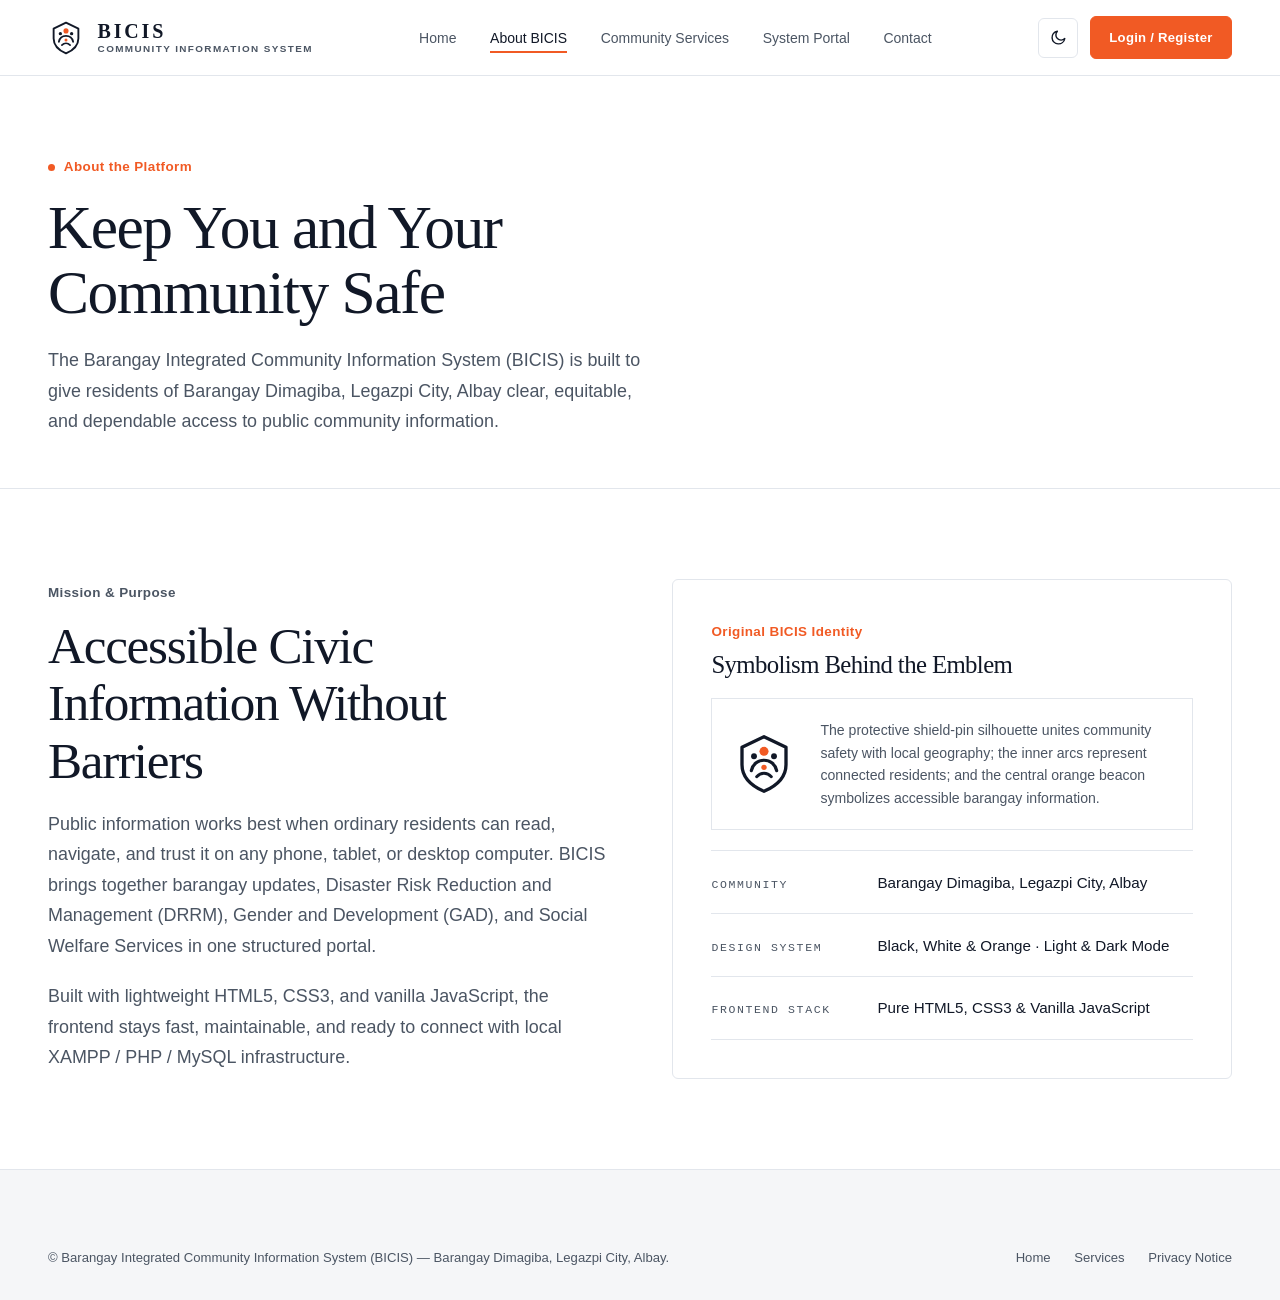
<file: pages/about.html>
<!DOCTYPE html>
<html lang="en" data-theme="light">
<head>
  <meta charset="UTF-8">
  <meta name="viewport" content="width=device-width, initial-scale=1.0">
  <meta name="description" content="About the Barangay Integrated Community Information System (BICIS) serving Barangay Dimagiba, Legazpi City, Albay.">
  <title>About BICIS — Barangay Integrated Community Information System</title>
  <link rel="icon" type="image/svg+xml" href="../assets/logos/bicis-favicon.svg">

  <script>
    (function () {
      try {
        var saved = localStorage.getItem("bicis-theme");
        var prefersDark = window.matchMedia && window.matchMedia("(prefers-color-scheme: dark)").matches;
        document.documentElement.setAttribute("data-theme", saved === "dark" || saved === "light" ? saved : (prefersDark ? "dark" : "light"));
      } catch (e) {}
    })();
  </script>

  <link rel="stylesheet" href="../css/style.css">
  <link rel="stylesheet" href="../css/animations.css">
  <link rel="stylesheet" href="../css/responsive.css">
</head>
<body>
  <a href="#main-content" class="skip-link">Skip to main content</a>

  <header class="site-header is-solid">
    <div class="container nav-inner">
      <a href="../index.html" class="brand-link" aria-label="BICIS Home">
        <svg class="brand-emblem" viewBox="0 0 48 48" aria-hidden="true">
          <path d="M24 3.5L40.5 11.5V24.5C40.5 33.6 33.5 40.3 24 44.5C14.5 40.3 7.5 33.6 7.5 24.5V11.5L24 3.5Z" fill="none" stroke="currentColor" stroke-width="2.5" stroke-linejoin="round"></path>
          <path d="M14.5 29C15.5 24.2 19.3 21.2 24 21.2C28.7 21.2 32.5 24.2 33.5 29" fill="none" stroke="currentColor" stroke-width="2.4" stroke-linecap="round"></path>
          <path d="M18.5 33.5C20.1 31.8 21.9 31 24 31C26.1 31 27.9 31.8 29.5 33.5" fill="none" stroke="currentColor" stroke-width="2.2" stroke-linecap="round"></path>
          <circle cx="16.5" cy="18.2" r="2.2" fill="currentColor"></circle>
          <circle cx="31.5" cy="18.2" r="2.2" fill="currentColor"></circle>
          <circle cx="24" cy="14.5" r="3.4" fill="var(--accent)"></circle>
          <circle cx="24" cy="26.5" r="2" fill="var(--accent)"></circle>
        </svg>
        <span class="brand-text">
          <span class="brand-name">BICIS</span>
          <span class="brand-sub">Community Information System</span>
        </span>
      </a>

      <nav aria-label="Primary Navigation">
        <ul class="nav-menu">
          <li><a href="../index.html" class="nav-link">Home</a></li>
          <li><a href="about.html" class="nav-link is-active" aria-current="page">About BICIS</a></li>
          <li><a href="services.html" class="nav-link">Community Services</a></li>
          <li><a href="portal.html" class="nav-link">System Portal</a></li>
          <li><a href="../index.html#contact" class="nav-link">Contact</a></li>
        </ul>
      </nav>

      <div class="nav-actions">
        <button type="button" class="theme-toggle" data-theme-toggle aria-label="Toggle color theme" aria-pressed="false">
          <svg class="icon-sun" viewBox="0 0 24 24" fill="none" stroke="currentColor" stroke-width="1.9" stroke-linecap="round" stroke-linejoin="round" aria-hidden="true">
            <circle cx="12" cy="12" r="4.5"></circle>
            <line x1="12" y1="2.5" x2="12" y2="5"></line>
            <line x1="12" y1="19" x2="12" y2="21.5"></line>
            <line x1="4.9" y1="4.9" x2="6.7" y2="6.7"></line>
            <line x1="17.3" y1="17.3" x2="19.1" y2="19.1"></line>
            <line x1="2.5" y1="12" x2="5" y2="12"></line>
            <line x1="19" y1="12" x2="21.5" y2="12"></line>
            <line x1="4.9" y1="19.1" x2="6.7" y2="17.3"></line>
            <line x1="17.3" y1="6.7" x2="19.1" y2="4.9"></line>
          </svg>
          <svg class="icon-moon" viewBox="0 0 24 24" fill="none" stroke="currentColor" stroke-width="1.9" stroke-linecap="round" stroke-linejoin="round" aria-hidden="true">
            <path d="M21 12.8A8.5 8.5 0 1 1 11.2 3a6.7 6.7 0 0 0 9.8 9.8Z"></path>
          </svg>
        </button>

        <a href="login.html" class="btn btn-primary btn-sm nav-auth-desktop">Login / Register</a>

        <button type="button" class="nav-hamburger" id="nav-hamburger" aria-label="Open navigation menu" aria-expanded="false" aria-controls="mobile-drawer">
          <span></span>
          <span></span>
          <span></span>
        </button>
      </div>
    </div>
  </header>

  <div class="mobile-drawer" id="mobile-drawer" aria-hidden="true">
    <nav aria-label="Mobile Navigation">
      <ul class="mobile-nav-list">
        <li><a href="../index.html">Home <span>01</span></a></li>
        <li><a href="about.html" class="is-active">About BICIS <span>02</span></a></li>
        <li><a href="services.html">Community Services <span>03</span></a></li>
        <li><a href="../index.html#contact">Contact <span>04</span></a></li>
        <li><a href="privacy.html">Privacy Notice <span>05</span></a></li>
      </ul>
    </nav>
    <div class="mobile-drawer-footer">
      <a href="login.html" class="btn btn-primary btn-block">Login / Register</a>
    </div>
  </div>

  <main id="main-content" class="page-main">
    <section class="page-hero">
      <div class="container">
        <span class="eyebrow eyebrow--accent">
          <span class="eyebrow-dot" aria-hidden="true"></span>
          <span>About the Platform</span>
        </span>
        <h1 class="page-hero-title">Keep You and Your Community Safe</h1>
        <p class="section-lead">
          The Barangay Integrated Community Information System (BICIS) is built to give residents of Barangay Dimagiba, Legazpi City, Albay clear, equitable, and dependable access to public community information.
        </p>
      </div>
    </section>

    <section class="editorial-section">
      <div class="container">
        <div class="split-grid">
          <div data-reveal>
            <span class="eyebrow">Mission &amp; Purpose</span>
            <h2 class="section-title" style="margin-top: 0.75rem; margin-bottom: 1.25rem;">
              Accessible Civic Information Without Barriers
            </h2>
            <p class="section-lead" style="margin-bottom: 1.25rem;">
              Public information works best when ordinary residents can read, navigate, and trust it on any phone, tablet, or desktop computer. BICIS brings together barangay updates, Disaster Risk Reduction and Management (DRRM), Gender and Development (GAD), and Social Welfare Services in one structured portal.
            </p>
            <p class="section-lead">
              Built with lightweight HTML5, CSS3, and vanilla JavaScript, the frontend stays fast, maintainable, and ready to connect with local XAMPP / PHP / MySQL infrastructure.
            </p>
          </div>

          <div class="editorial-panel" data-reveal data-reveal-delay="1">
            <span class="eyebrow eyebrow--accent">Original BICIS Identity</span>
            <h3 class="serif-heading" style="font-size: 1.55rem; margin-top: 0.45rem; margin-bottom: 1.25rem;">
              Symbolism Behind the Emblem
            </h3>
            <div style="display: flex; align-items: center; gap: 1.5rem; padding: 1.25rem; border: 1px solid var(--border); background-color: var(--bg-primary); margin-bottom: 1.25rem;">
              <svg width="64" height="64" viewBox="0 0 48 48" style="color: var(--text-primary); flex-shrink: 0;" aria-hidden="true">
                <path d="M24 3.5L40.5 11.5V24.5C40.5 33.6 33.5 40.3 24 44.5C14.5 40.3 7.5 33.6 7.5 24.5V11.5L24 3.5Z" fill="none" stroke="currentColor" stroke-width="2.5" stroke-linejoin="round"></path>
                <path d="M14.5 29C15.5 24.2 19.3 21.2 24 21.2C28.7 21.2 32.5 24.2 33.5 29" fill="none" stroke="currentColor" stroke-width="2.4" stroke-linecap="round"></path>
                <path d="M18.5 33.5C20.1 31.8 21.9 31 24 31C26.1 31 27.9 31.8 29.5 33.5" fill="none" stroke="currentColor" stroke-width="2.2" stroke-linecap="round"></path>
                <circle cx="16.5" cy="18.2" r="2.2" fill="currentColor"></circle>
                <circle cx="31.5" cy="18.2" r="2.2" fill="currentColor"></circle>
                <circle cx="24" cy="14.5" r="3.4" fill="var(--accent)"></circle>
                <circle cx="24" cy="26.5" r="2" fill="var(--accent)"></circle>
              </svg>
              <p style="font-size: 0.88rem; color: var(--text-secondary); line-height: 1.6;">
                The protective shield-pin silhouette unites community safety with local geography; the inner arcs represent connected residents; and the central orange beacon symbolizes accessible barangay information.
              </p>
            </div>
            <div class="info-list">
              <div class="info-list-row">
                <span class="info-list-label">Community</span>
                <span class="info-list-value">Barangay Dimagiba, Legazpi City, Albay</span>
              </div>
              <div class="info-list-row">
                <span class="info-list-label">Design System</span>
                <span class="info-list-value">Black, White &amp; Orange · Light &amp; Dark Mode</span>
              </div>
              <div class="info-list-row">
                <span class="info-list-label">Frontend Stack</span>
                <span class="info-list-value">Pure HTML5, CSS3 &amp; Vanilla JavaScript</span>
              </div>
            </div>
          </div>
        </div>
      </div>
    </section>
  </main>

  <footer class="site-footer">
    <div class="container">
      <div class="footer-bottom" style="padding-top: 0;">
        <span>&copy; Barangay Integrated Community Information System (BICIS) — Barangay Dimagiba, Legazpi City, Albay.</span>
        <span>
          <a href="../index.html" style="margin-right: 1.25rem;">Home</a>
          <a href="services.html" style="margin-right: 1.25rem;">Services</a>
          <a href="privacy.html" class="inline-action-link">Privacy Notice</a>
        </span>
      </div>
    </div>
  </footer>

  <script src="../js/theme.js"></script>
  <script src="../js/script.js"></script>
</body>
</html>
</file>
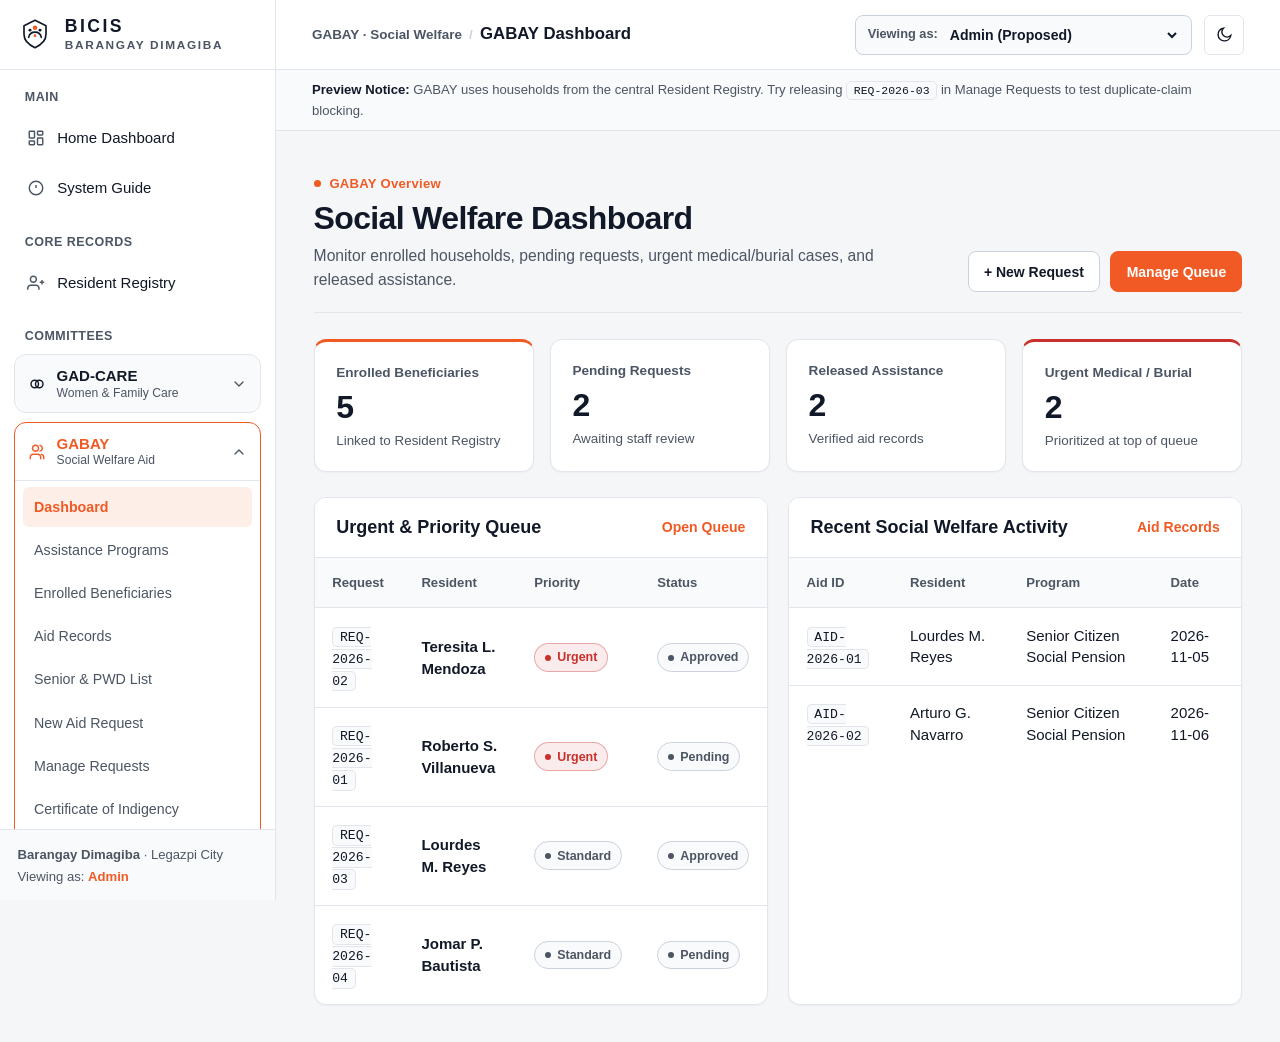
<file: pages/gabay.html>
<!DOCTYPE html>
<html lang="en" data-theme="light">
<head>
  <meta charset="UTF-8">
  <meta name="viewport" content="width=device-width, initial-scale=1.0">
  <meta name="description" content="GABAY — Social Welfare Programs, Household Enrollment, Aid Tracking, Request Queue, and Certificate of Indigency on BICIS.">
  <title>GABAY Social Welfare — BICIS</title>
  <link rel="icon" type="image/svg+xml" href="../assets/logos/bicis-favicon.svg">

  <script>
    (function () {
      try {
        var saved = localStorage.getItem("bicis-theme");
        var prefersDark = window.matchMedia && window.matchMedia("(prefers-color-scheme: dark)").matches;
        document.documentElement.setAttribute("data-theme", saved === "dark" || saved === "light" ? saved : (prefersDark ? "dark" : "light"));
      } catch (e) {}
    })();
  </script>

  <link rel="stylesheet" href="../css/style.css">
  <link rel="stylesheet" href="../css/animations.css">
  <link rel="stylesheet" href="../css/portal.css">
  <link rel="stylesheet" href="../css/responsive.css">
</head>
<body class="portal-body">
  <div class="portal-shell">
    <aside id="portal-sidebar" class="portal-sidebar" aria-label="BICIS Portal Navigation"></aside>
    <div id="sidebar-backdrop" class="sidebar-backdrop"></div>

    <div class="portal-workspace">
      <header class="portal-topbar">
        <div class="portal-topbar-left">
          <button type="button" id="sidebar-mobile-trigger" class="sidebar-mobile-trigger" aria-label="Open portal sidebar">
            <svg width="18" height="18" viewBox="0 0 24 24" fill="none" stroke="currentColor" stroke-width="2"><line x1="3" y1="6" x2="21" y2="6"/><line x1="3" y1="12" x2="21" y2="12"/><line x1="3" y1="18" x2="21" y2="18"/></svg>
          </button>
          <div class="portal-breadcrumb">
            <span class="portal-breadcrumb-module">GABAY · Social Welfare</span>
            <span id="portal-breadcrumb-page" class="portal-breadcrumb-page">Dashboard</span>
          </div>
        </div>
        <div class="portal-topbar-right">
          <div class="role-switcher-wrap">
            <span class="role-switcher-label">Role Preview</span>
            <select id="portal-role-select" class="role-switcher-select" aria-label="Switch proposed preview role"></select>
          </div>
          <button type="button" class="theme-toggle" data-theme-toggle aria-label="Toggle color theme" aria-pressed="false">
            <svg class="icon-sun" viewBox="0 0 24 24" fill="none" stroke="currentColor" stroke-width="1.9"><circle cx="12" cy="12" r="4.5"/><line x1="12" y1="2.5" x2="12" y2="5"/><line x1="12" y1="19" x2="12" y2="21.5"/><line x1="4.9" y1="4.9" x2="6.7" y2="6.7"/><line x1="17.3" y1="17.3" x2="19.1" y2="19.1"/><line x1="2.5" y1="12" x2="5" y2="12"/><line x1="19" y1="12" x2="21.5" y2="12"/><line x1="4.9" y1="19.1" x2="6.7" y2="17.3"/><line x1="17.3" y1="6.7" x2="19.1" y2="4.9"/></svg>
            <svg class="icon-moon" viewBox="0 0 24 24" fill="none" stroke="currentColor" stroke-width="1.9"><path d="M21 12.8A8.5 8.5 0 1 1 11.2 3a6.7 6.7 0 0 0 9.8 9.8Z"/></svg>
          </button>
        </div>
      </header>

      <div class="sample-data-strip">
        <span><strong>Preview Notice:</strong> GABAY uses households from the central Resident Registry. Try releasing <code>REQ-2026-03</code> in Manage Requests to test duplicate-claim blocking.</span>
      </div>

      <main class="portal-content">
        <div id="gabay-restricted" class="restricted-notice" style="display:none;">
          <span class="badge badge--danger">Role Access Restricted</span>
          <h1 class="serif-heading" style="font-size:1.75rem;">GABAY Requires Social Welfare Staff or Admin Access</h1>
          <p style="max-width:52ch;color:var(--text-secondary);font-size:0.92rem;">
            Assistance queues, household enrollments, and aid history are protected resident data under RA 10173. Switch to Admin or Social Welfare Staff in the role selector to preview this module.
          </p>
          <a href="portal.html#dashboard" class="btn btn-primary btn-sm">Return to Dashboard</a>
        </div>

        <div id="gabay-views-root">
          <!-- 1. DASHBOARD -->
          <section id="view-dashboard" class="portal-view is-active">
            <div class="module-header">
              <div>
                <span class="eyebrow eyebrow--accent"><span class="eyebrow-dot"></span><span>GABAY Overview</span></span>
                <h1 class="module-header-title">Social Welfare Dashboard</h1>
                <p class="module-header-desc">Monitor enrolled households, pending requests, urgent medical/burial cases, and released assistance.</p>
              </div>
              <div class="module-actions">
                <a href="#requests" class="btn btn-secondary btn-sm">+ New Request</a>
                <a href="#request-management" class="btn btn-primary btn-sm">Manage Queue</a>
              </div>
            </div>
            <div id="gabay-kpi-grid" class="kpi-grid"></div>
            <div class="portal-grid-2">
              <div class="portal-card">
                <div class="portal-card-header"><h2 class="portal-card-title">Urgent &amp; Priority Queue</h2><a href="#request-management" class="inline-action-link">Open Queue</a></div>
                <div class="table-wrap"><table class="data-table"><thead><tr><th>Request</th><th>Resident</th><th>Priority</th><th>Status</th></tr></thead><tbody id="gabay-dash-queue"></tbody></table></div>
              </div>
              <div class="portal-card">
                <div class="portal-card-header"><h2 class="portal-card-title">Recent Social Welfare Activity</h2><a href="#aid-records" class="inline-action-link">Aid Records</a></div>
                <div class="table-wrap"><table class="data-table"><thead><tr><th>Aid ID</th><th>Resident</th><th>Program</th><th>Date</th></tr></thead><tbody id="gabay-dash-aid"></tbody></table></div>
              </div>
            </div>
          </section>

          <!-- 2. PROGRAMS MANAGEMENT -->
          <section id="view-programs" class="portal-view">
            <div class="module-header">
              <div>
                <span class="eyebrow eyebrow--accent"><span class="eyebrow-dot"></span><span>Assistance Catalog</span></span>
                <h1 class="module-header-title">Barangay Assistance Programs</h1>
                <p class="module-header-desc">Manage 4Ps coordination, Senior Pension, PWD Benefits, Medical/Burial aid, and local barangay support programs.</p>
              </div>
            </div>
            <div class="portal-grid-2">
              <div class="portal-card">
                <div class="portal-card-header"><h2 class="portal-card-title">Add Assistance Program</h2></div>
                <div class="portal-card-body">
                  <form id="gabay-program-form" class="form-stack">
                    <div class="form-field">
                      <label class="form-label" for="prg-name">Program Name</label>
                      <input type="text" id="prg-name" class="form-input" placeholder="e.g., Solo Parent Livelihood Aid" required>
                    </div>
                    <div class="form-grid-2">
                      <div class="form-field">
                        <label class="form-label" for="prg-category">Category</label>
                        <select id="prg-category" class="form-select"><option>Household</option><option>Senior Citizen</option><option>PWD</option><option>Medical</option><option>Burial</option><option>Livelihood</option></select>
                      </div>
                      <div class="form-field">
                        <label class="form-label" for="prg-freq">Frequency</label>
                        <select id="prg-freq" class="form-select"><option>Monthly</option><option>Quarterly</option><option>Per Case</option><option>Annual</option></select>
                      </div>
                    </div>
                    <div class="form-field">
                      <label class="form-label" for="prg-desc">Program Description</label>
                      <textarea id="prg-desc" class="form-textarea" placeholder="Eligibility and scope notes..." required></textarea>
                    </div>
                    <button type="submit" class="btn btn-primary btn-block">Add Program</button>
                  </form>
                </div>
              </div>

              <div class="portal-card">
                <div class="portal-card-header"><h2 class="portal-card-title">Registered Programs</h2></div>
                <div class="table-wrap">
                  <table class="data-table">
                    <thead><tr><th>ID</th><th>Program</th><th>Category</th><th>Frequency</th></tr></thead>
                    <tbody id="gabay-programs-tbody"></tbody>
                  </table>
                </div>
              </div>
            </div>
          </section>

          <!-- 3. BENEFICIARIES & ENROLL HOUSEHOLD -->
          <section id="view-beneficiaries" class="portal-view">
            <div class="module-header">
              <div>
                <span class="eyebrow eyebrow--accent"><span class="eyebrow-dot"></span><span>Registry-Linked Enrollment</span></span>
                <h1 class="module-header-title">Program Beneficiaries</h1>
                <p class="module-header-desc">Enroll households directly from the central Resident Registry. Duplicate household enrollment in the same program is automatically blocked.</p>
              </div>
            </div>
            <div class="portal-grid-2">
              <div class="portal-card">
                <div class="portal-card-header"><h2 class="portal-card-title">Enroll Household (from Registry)</h2></div>
                <div class="portal-card-body">
                  <form id="gabay-enroll-form" class="form-stack">
                    <div id="gabay-enroll-banner" class="form-banner" role="alert"></div>
                    <div class="form-field">
                      <label class="form-label" for="enroll-household">Select Household (Resident Registry)</label>
                      <select id="enroll-household" class="form-select" required></select>
                    </div>
                    <div class="form-field">
                      <label class="form-label" for="enroll-program">Assistance Program</label>
                      <select id="enroll-program" class="form-select" required></select>
                    </div>
                    <button type="submit" class="btn btn-primary btn-block">Enroll Household</button>
                  </form>
                </div>
              </div>

              <div class="portal-card">
                <div class="portal-card-header"><h2 class="portal-card-title">Enrolled Households</h2></div>
                <div class="table-wrap">
                  <table class="data-table">
                    <thead><tr><th>Enrollment ID</th><th>Household &amp; Head</th><th>Program</th><th>Date</th></tr></thead>
                    <tbody id="gabay-enrollments-tbody"></tbody>
                  </table>
                </div>
              </div>
            </div>
          </section>

          <!-- 4. AID RECORDS -->
          <section id="view-aid-records" class="portal-view">
            <div class="module-header">
              <div>
                <span class="eyebrow eyebrow--accent"><span class="eyebrow-dot"></span><span>Aid Tracking</span></span>
                <h1 class="module-header-title">Aid Records</h1>
                <p class="module-header-desc">Record direct aid releases with built-in duplicate assistance verification per resident, program, and period.</p>
              </div>
            </div>

            <div class="portal-card">
              <div class="portal-card-header"><h2 class="portal-card-title">Record Aid Release</h2></div>
              <div class="portal-card-body">
                <form id="gabay-aid-form" class="form-stack">
                  <div id="gabay-aid-banner" class="form-banner" role="alert"></div>
                  <div class="form-grid-3">
                    <div class="form-field">
                      <label class="form-label" for="aid-resident">Resident (Registry)</label>
                      <select id="aid-resident" class="form-select" required></select>
                    </div>
                    <div class="form-field">
                      <label class="form-label" for="aid-program">Program</label>
                      <select id="aid-program" class="form-select" required></select>
                    </div>
                    <div class="form-field">
                      <label class="form-label" for="aid-period">Assistance Period</label>
                      <input type="text" id="aid-period" class="form-input" value="2026-Q4" required>
                    </div>
                  </div>
                  <div class="form-grid-2">
                    <div class="form-field">
                      <label class="form-label" for="aid-amount">Assistance Amount / Item</label>
                      <input type="text" id="aid-amount" class="form-input" placeholder="e.g., PHP 1,500 or Food Assistance Pack" required>
                    </div>
                    <div class="form-field">
                      <label class="form-label" for="aid-remarks">Remarks</label>
                      <input type="text" id="aid-remarks" class="form-input" placeholder="Release notes">
                    </div>
                  </div>
                  <button type="submit" class="btn btn-primary">Check Duplicate &amp; Record Aid</button>
                </form>
              </div>
            </div>

            <div class="portal-card">
              <div class="portal-card-header"><h2 class="portal-card-title">Recorded Aid History</h2></div>
              <div class="table-wrap">
                <table class="data-table">
                  <thead><tr><th>Aid ID</th><th>Resident</th><th>Program</th><th>Period</th><th>Amount / Item</th><th>Date</th></tr></thead>
                  <tbody id="gabay-aid-tbody"></tbody>
                </table>
              </div>
              <div id="gabay-aid-pagination" class="pagination-bar"></div>
            </div>
          </section>

          <!-- 5. SENIOR & PWD MONITORING -->
          <section id="view-senior-pwd" class="portal-view">
            <div class="module-header">
              <div>
                <span class="eyebrow eyebrow--accent"><span class="eyebrow-dot"></span><span>Central Registry Sector View</span></span>
                <h1 class="module-header-title">Senior Citizen &amp; PWD Monitoring</h1>
                <p class="module-header-desc">Automatically synchronized with the central Resident Registry — shows age, purok, contact, and latest aid records.</p>
              </div>
              <div class="module-actions">
                <button type="button" class="btn btn-secondary btn-sm" onclick="window.print()">Print Sector List</button>
              </div>
            </div>

            <div class="portal-card">
              <div class="toolbar">
                <div class="toolbar-search">
                  <input type="search" id="sp-search" class="form-input" placeholder="Search Senior or PWD resident name or purok...">
                </div>
                <div class="toolbar-control">
                  <select id="sp-filter" class="form-select">
                    <option value="all">Seniors &amp; PWDs</option>
                    <option value="Senior Citizen">Senior Citizens Only</option>
                    <option value="PWD">PWDs Only</option>
                  </select>
                </div>
              </div>
              <div class="table-wrap">
                <table class="data-table">
                  <thead><tr><th>Resident ID</th><th>Full Name</th><th>Age / Sex</th><th>Purok</th><th>Sector Tags</th><th>Aid Count</th></tr></thead>
                  <tbody id="gabay-sp-tbody"></tbody>
                </table>
              </div>
            </div>
          </section>

          <!-- 6. NEW ASSISTANCE REQUEST -->
          <section id="view-requests" class="portal-view">
            <div class="module-header">
              <div>
                <span class="eyebrow eyebrow--accent"><span class="eyebrow-dot"></span><span>Intake Queue</span></span>
                <h1 class="module-header-title">New Assistance Request</h1>
                <p class="module-header-desc">Requests enter as <strong>Pending</strong>. Medical and Burial requests are automatically classified as <strong>Urgent</strong> and placed at the top of the staff queue.</p>
              </div>
            </div>

            <div class="portal-card" style="max-width:740px;">
              <div class="portal-card-header"><h2 class="portal-card-title">Submit Resident Assistance Request</h2><span class="badge">Fields marked * are required</span></div>
              <div class="portal-card-body">
                <form id="gabay-request-form" class="form-stack" novalidate>
                  <div id="gabay-req-banner" class="form-banner" role="alert"></div>
                  <div class="form-field">
                    <label class="form-label" for="req-resident">Resident (Central Registry)<span class="req-star">*</span></label>
                    <select id="req-resident" class="form-select" required></select>
                  </div>
                  <div class="form-grid-3">
                    <div class="form-field">
                      <label class="form-label" for="req-type">Request Type<span class="req-star">*</span></label>
                      <select id="req-type" class="form-select">
                        <option value="Medical">Medical (Auto-Urgent)</option>
                        <option value="Burial">Burial (Auto-Urgent)</option>
                        <option value="General">General Social Welfare</option>
                      </select>
                    </div>
                    <div class="form-field">
                      <label class="form-label" for="req-program">Program<span class="req-star">*</span></label>
                      <select id="req-program" class="form-select" required></select>
                    </div>
                    <div class="form-field">
                      <label class="form-label" for="req-period">Period<span class="req-star">*</span></label>
                      <input type="text" id="req-period" class="form-input" value="2026-Q4" placeholder="e.g., 2026-Q4" required>
                    </div>
                  </div>
                  <div class="form-field">
                    <label class="form-label" for="req-details">Request Details &amp; Justification<span class="req-star">*</span></label>
                    <textarea id="req-details" class="form-textarea" placeholder="Briefly describe why the resident needs assistance (e.g., hospital prescription or burial support)..." required></textarea>
                    <span class="field-hint">Medical and Burial requests are automatically marked Urgent at the top of the review queue.</span>
                  </div>
                  <div class="form-actions-row">
                    <button type="reset" class="btn btn-secondary">Clear Form</button>
                    <button type="submit" class="btn btn-primary">Submit Assistance Request</button>
                  </div>
                </form>
              </div>
            </div>
          </section>

          <!-- 7. REQUEST MANAGEMENT -->
          <section id="view-request-management" class="portal-view">
            <div class="module-header">
              <div>
                <span class="eyebrow eyebrow--accent"><span class="eyebrow-dot"></span><span>Approval &amp; Duplicate-Checked Release</span></span>
                <h1 class="module-header-title">Manage Requests</h1>
                <p class="module-header-desc">Urgent requests appear first, followed by oldest requests. Click <strong>View Request</strong> for full details, approve before releasing, and duplicate claims per period are blocked automatically.</p>
              </div>
            </div>

            <div id="gabay-mgmt-banner" class="form-banner" role="alert"></div>

            <div class="portal-card">
              <div class="toolbar" style="justify-content:space-between;">
                <div class="status-tabs" id="gabay-status-tabs">
                  <button type="button" class="status-tab is-active" data-req-status="all">All</button>
                  <button type="button" class="status-tab" data-req-status="Pending">Pending</button>
                  <button type="button" class="status-tab" data-req-status="Approved">Approved</button>
                  <button type="button" class="status-tab" data-req-status="Released">Released</button>
                  <button type="button" class="status-tab" data-req-status="Rejected">Rejected</button>
                </div>
              </div>
              <div class="table-wrap">
                <table class="data-table">
                  <thead><tr><th>Request ID</th><th>Resident &amp; Filed Date</th><th>Program &amp; Period</th><th>Priority</th><th>Status</th><th>Actions</th></tr></thead>
                  <tbody id="gabay-mgmt-tbody"></tbody>
                </table>
              </div>
              <div id="gabay-mgmt-pagination" class="pagination-bar"></div>
            </div>
          </section>

          <!-- 8. CERTIFICATE OF INDIGENCY -->
          <section id="view-indigency" class="portal-view">
            <div class="module-header">
              <div>
                <span class="eyebrow eyebrow--accent"><span class="eyebrow-dot"></span><span>Printable Barangay Document</span></span>
                <h1 class="module-header-title">Certificate of Indigency</h1>
                <p class="module-header-desc">Generate a printable Certificate of Indigency from any Approved or Released GABAY assistance request.</p>
              </div>
              <div class="module-actions">
                <button type="button" class="btn btn-primary btn-sm" onclick="window.print()">Print Certificate</button>
              </div>
            </div>

            <div class="portal-card no-print">
              <div class="portal-card-body">
                <div class="form-grid-2">
                  <div class="form-field">
                    <label class="form-label" for="cert-request-select">Select Approved / Released Request</label>
                    <select id="cert-request-select" class="form-select"></select>
                  </div>
                  <div class="form-field">
                    <label class="form-label" for="cert-purpose-input">Stated Purpose</label>
                    <input type="text" id="cert-purpose-input" class="form-input" value="Medical / Social Welfare Assistance Application">
                  </div>
                </div>
              </div>
            </div>

            <div id="certificate-preview-area"></div>
          </section>

          <!-- 9. REPORTS & RECORDS -->
          <section id="view-reports" class="portal-view">
            <div class="module-header">
              <div>
                <span class="eyebrow eyebrow--accent"><span class="eyebrow-dot"></span><span>Printable Records</span></span>
                <h1 class="module-header-title">GABAY Reports &amp; Records</h1>
                <p class="module-header-desc">Summary of enrolled households, assistance queue status, and released social welfare aid.</p>
              </div>
              <div class="module-actions">
                <button type="button" class="btn btn-primary btn-sm" onclick="window.print()">Print GABAY Report</button>
              </div>
            </div>
            <div id="gabay-reports-body" class="form-stack"></div>
          </section>

          <!-- 10. PROFILE & SETTINGS -->
          <section id="view-profile" class="portal-view">
            <div class="module-header">
              <div>
                <span class="eyebrow eyebrow--accent"><span class="eyebrow-dot"></span><span>Account &amp; Workspace Preferences</span></span>
                <h1 class="module-header-title">User Profile &amp; Settings</h1>
                <p class="module-header-desc">Review active preview role permissions, display theme, and backend authentication notes.</p>
              </div>
            </div>
            <div class="portal-card" style="max-width:720px;">
              <div class="portal-card-body" id="gabay-profile-body"></div>
            </div>
          </section>
        </div>
      </main>
    </div>
  </div>

  <!-- Progressive Disclosure: Assistance Request Details Modal -->
  <div id="gabay-request-detail-modal" class="modal-backdrop" role="dialog" aria-modal="true" aria-labelledby="gabay-req-modal-title" aria-hidden="true">
    <div class="modal-dialog" style="max-width:620px;">
      <div class="modal-header">
        <div>
          <span class="eyebrow eyebrow--accent">Assistance Request Summary</span>
          <h2 id="gabay-req-modal-title" class="modal-title">Request Details</h2>
        </div>
        <button type="button" class="modal-close" data-modal-close aria-label="Close request details">
          <svg width="16" height="16" viewBox="0 0 24 24" fill="none" stroke="currentColor" stroke-width="2.2"><line x1="18" y1="6" x2="6" y2="18"/><line x1="6" y1="6" x2="18" y2="18"/></svg>
        </button>
      </div>
      <div class="modal-body" id="gabay-req-modal-body"></div>
      <div class="modal-footer">
        <button type="button" class="btn btn-secondary btn-sm" data-modal-close>Close</button>
      </div>
    </div>
  </div>

  <script src="../js/theme.js"></script>
  <script src="../js/script.js"></script>
  <script src="../js/bicis-store.js"></script>
  <script src="../js/portal-shell.js"></script>
  <script src="../js/gabay.js"></script>
</body>
</html>
</file>
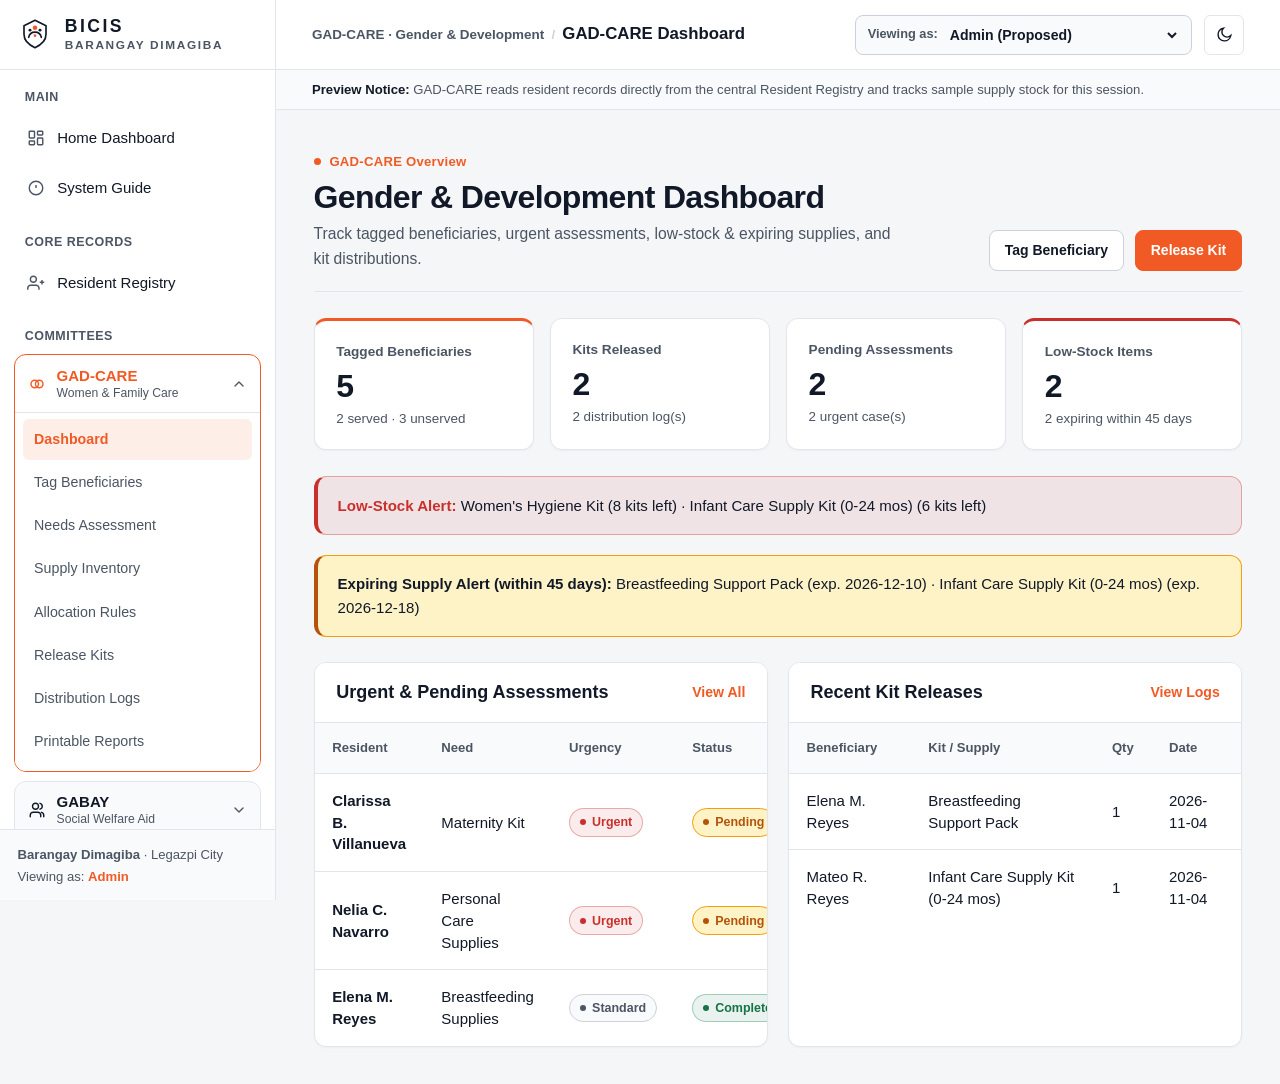
<file: pages/gad-care.html>
<!DOCTYPE html>
<html lang="en" data-theme="light">
<head>
  <meta charset="UTF-8">
  <meta name="viewport" content="width=device-width, initial-scale=1.0">
  <meta name="description" content="GAD-CARE — Gender and Development Beneficiary Tagging, Assessments, Kit Inventory, and Distribution Tracking on BICIS.">
  <title>GAD-CARE — BICIS</title>
  <link rel="icon" type="image/svg+xml" href="../assets/logos/bicis-favicon.svg">

  <script>
    (function () {
      try {
        var saved = localStorage.getItem("bicis-theme");
        var prefersDark = window.matchMedia && window.matchMedia("(prefers-color-scheme: dark)").matches;
        document.documentElement.setAttribute("data-theme", saved === "dark" || saved === "light" ? saved : (prefersDark ? "dark" : "light"));
      } catch (e) {}
    })();
  </script>

  <link rel="stylesheet" href="../css/style.css">
  <link rel="stylesheet" href="../css/animations.css">
  <link rel="stylesheet" href="../css/portal.css">
  <link rel="stylesheet" href="../css/responsive.css">
</head>
<body class="portal-body">
  <div class="portal-shell">
    <aside id="portal-sidebar" class="portal-sidebar" aria-label="BICIS Portal Navigation"></aside>
    <div id="sidebar-backdrop" class="sidebar-backdrop"></div>

    <div class="portal-workspace">
      <header class="portal-topbar">
        <div class="portal-topbar-left">
          <button type="button" id="sidebar-mobile-trigger" class="sidebar-mobile-trigger" aria-label="Open portal sidebar">
            <svg width="18" height="18" viewBox="0 0 24 24" fill="none" stroke="currentColor" stroke-width="2"><line x1="3" y1="6" x2="21" y2="6"/><line x1="3" y1="12" x2="21" y2="12"/><line x1="3" y1="18" x2="21" y2="18"/></svg>
          </button>
          <div class="portal-breadcrumb">
            <span class="portal-breadcrumb-module">GAD-CARE · Gender &amp; Development</span>
            <span id="portal-breadcrumb-page" class="portal-breadcrumb-page">Dashboard</span>
          </div>
        </div>
        <div class="portal-topbar-right">
          <div class="role-switcher-wrap">
            <span class="role-switcher-label">Role Preview</span>
            <select id="portal-role-select" class="role-switcher-select" aria-label="Switch proposed preview role"></select>
          </div>
          <button type="button" class="theme-toggle" data-theme-toggle aria-label="Toggle color theme" aria-pressed="false">
            <svg class="icon-sun" viewBox="0 0 24 24" fill="none" stroke="currentColor" stroke-width="1.9"><circle cx="12" cy="12" r="4.5"/><line x1="12" y1="2.5" x2="12" y2="5"/><line x1="12" y1="19" x2="12" y2="21.5"/><line x1="4.9" y1="4.9" x2="6.7" y2="6.7"/><line x1="17.3" y1="17.3" x2="19.1" y2="19.1"/><line x1="2.5" y1="12" x2="5" y2="12"/><line x1="19" y1="12" x2="21.5" y2="12"/><line x1="4.9" y1="19.1" x2="6.7" y2="17.3"/><line x1="17.3" y1="6.7" x2="19.1" y2="4.9"/></svg>
            <svg class="icon-moon" viewBox="0 0 24 24" fill="none" stroke="currentColor" stroke-width="1.9"><path d="M21 12.8A8.5 8.5 0 1 1 11.2 3a6.7 6.7 0 0 0 9.8 9.8Z"/></svg>
          </button>
        </div>
      </header>

      <div class="sample-data-strip">
        <span><strong>Preview Notice:</strong> GAD-CARE reads resident records directly from the central Resident Registry and tracks sample supply stock for this session.</span>
      </div>

      <main class="portal-content">
        <div id="gad-restricted" class="restricted-notice" style="display:none;">
          <span class="badge badge--danger">Role Access Restricted</span>
          <h1 class="serif-heading" style="font-size:1.75rem;">GAD-CARE Requires GAD Personnel or Admin Access</h1>
          <p style="max-width:52ch;color:var(--text-secondary);font-size:0.92rem;">
            Beneficiary assessments and distribution records contain sensitive resident information protected under RA 10173. Switch to Admin or GAD Personnel in the role preview selector to inspect this module.
          </p>
          <a href="portal.html#dashboard" class="btn btn-primary btn-sm">Return to Dashboard</a>
        </div>

        <div id="gad-views-root">
          <!-- 1. DASHBOARD -->
          <section id="view-dashboard" class="portal-view is-active">
            <div class="module-header">
              <div>
                <span class="eyebrow eyebrow--accent"><span class="eyebrow-dot"></span><span>GAD-CARE Overview</span></span>
                <h1 class="module-header-title">Gender &amp; Development Dashboard</h1>
                <p class="module-header-desc">Track tagged beneficiaries, urgent assessments, low-stock &amp; expiring supplies, and kit distributions.</p>
              </div>
              <div class="module-actions">
                <a href="#tagging" class="btn btn-secondary btn-sm">Tag Beneficiary</a>
                <a href="#release" class="btn btn-primary btn-sm">Release Kit</a>
              </div>
            </div>

            <div id="gad-kpi-grid" class="kpi-grid"></div>
            <div id="gad-alerts-box" class="form-stack"></div>

            <div class="portal-grid-2">
              <div class="portal-card">
                <div class="portal-card-header"><h2 class="portal-card-title">Urgent &amp; Pending Assessments</h2><a href="#assessments" class="inline-action-link">View All</a></div>
                <div class="table-wrap"><table class="data-table"><thead><tr><th>Resident</th><th>Need</th><th>Urgency</th><th>Status</th></tr></thead><tbody id="gad-dash-assessments"></tbody></table></div>
              </div>
              <div class="portal-card">
                <div class="portal-card-header"><h2 class="portal-card-title">Recent Kit Releases</h2><a href="#logs" class="inline-action-link">View Logs</a></div>
                <div class="table-wrap"><table class="data-table"><thead><tr><th>Beneficiary</th><th>Kit / Supply</th><th>Qty</th><th>Date</th></tr></thead><tbody id="gad-dash-releases"></tbody></table></div>
              </div>
            </div>
          </section>

          <!-- 2. BENEFICIARY TAGGING -->
          <section id="view-tagging" class="portal-view">
            <div class="module-header">
              <div>
                <span class="eyebrow eyebrow--accent"><span class="eyebrow-dot"></span><span>Resident Registry Lookup</span></span>
                <h1 class="module-header-title">Beneficiary Tagging</h1>
                <p class="module-header-desc">Select an existing resident from the central Resident Registry to assign GAD sector classification and priority without re-entering personal data.</p>
              </div>
            </div>

            <div class="portal-grid-2">
              <div class="portal-card">
                <div class="portal-card-header"><h2 class="portal-card-title">Tag Resident from Registry</h2></div>
                <div class="portal-card-body">
                  <form id="gad-tag-form" class="form-stack">
                    <div id="gad-tag-banner" class="form-banner" role="alert"></div>
                    <div class="form-field">
                      <label class="form-label" for="gad-tag-resident">Select Resident (Central Registry)</label>
                      <select id="gad-tag-resident" class="form-select" required></select>
                    </div>
                    <div id="gad-tag-preview" class="alert-box" style="font-size:0.82rem;"></div>
                    <div class="form-grid-2">
                      <div class="form-field">
                        <label class="form-label" for="gad-tag-sector">GAD Beneficiary Sector</label>
                        <select id="gad-tag-sector" class="form-select">
                          <option value="Pregnant Woman">Pregnant Woman</option>
                          <option value="Lactating Mother">Lactating Mother</option>
                          <option value="Women of Reproductive Age">Women of Reproductive Age</option>
                          <option value="Infant (0-24 mos)">Infant (0-24 mos)</option>
                          <option value="Elderly Woman">Elderly Woman</option>
                          <option value="Elderly Woman / PWD">Elderly Woman / PWD</option>
                          <option value="PWD">PWD</option>
                        </select>
                      </div>
                      <div class="form-field">
                        <label class="form-label" for="gad-tag-priority">Priority Level</label>
                        <select id="gad-tag-priority" class="form-select">
                          <option value="High">High</option>
                          <option value="Medium">Medium</option>
                          <option value="Standard">Standard</option>
                        </select>
                      </div>
                    </div>
                    <div class="form-field">
                      <label class="form-label" for="gad-tag-notes">Profiling Notes</label>
                      <input type="text" id="gad-tag-notes" class="form-input" placeholder="e.g., Prenatal care follow-up, mobility need">
                    </div>
                    <button type="submit" class="btn btn-primary btn-block">Save Beneficiary Tag</button>
                  </form>
                </div>
              </div>

              <div class="portal-card">
                <div class="portal-card-header">
                  <h2 class="portal-card-title">Tagged GAD Beneficiaries</h2>
                  <select id="gad-beneficiary-filter" class="form-select" style="width:auto;padding:0.4rem 0.7rem;font-size:0.8rem;">
                    <option value="all">All Status</option>
                    <option value="served">Served</option>
                    <option value="unserved">Unserved</option>
                  </select>
                </div>
                <div class="table-wrap">
                  <table class="data-table">
                    <thead><tr><th>Resident &amp; Purok</th><th>GAD Sector</th><th>Priority</th><th>Served</th></tr></thead>
                    <tbody id="gad-beneficiaries-tbody"></tbody>
                  </table>
                </div>
              </div>
            </div>
          </section>

          <!-- 3. NEEDS ASSESSMENT -->
          <section id="view-assessments" class="portal-view">
            <div class="module-header">
              <div>
                <span class="eyebrow eyebrow--accent"><span class="eyebrow-dot"></span><span>Case Profiling</span></span>
                <h1 class="module-header-title">Needs Assessment</h1>
                <p class="module-header-desc">Record resident-specific GAD supply needs, flag urgent cases, and mark completed assessments.</p>
              </div>
            </div>

            <div class="portal-grid-2">
              <div class="portal-card">
                <div class="portal-card-header"><h2 class="portal-card-title">New Needs Assessment</h2></div>
                <div class="portal-card-body">
                  <form id="gad-assess-form" class="form-stack">
                    <div class="form-field">
                      <label class="form-label" for="gad-assess-resident">Tagged Beneficiary</label>
                      <select id="gad-assess-resident" class="form-select" required></select>
                    </div>
                    <div class="form-grid-2">
                      <div class="form-field">
                        <label class="form-label" for="gad-assess-need">Recommended Kit / Supply</label>
                        <select id="gad-assess-need" class="form-select">
                          <option value="Maternity Kit">Maternity Kit</option>
                          <option value="Women's Hygiene Kit">Women's Hygiene Kit</option>
                          <option value="Breastfeeding Supplies">Breastfeeding Supplies</option>
                          <option value="Infant Care Supplies">Infant Care Supplies</option>
                          <option value="Menstrual Care Products">Menstrual Care Products</option>
                          <option value="Personal Care Supplies">Personal Care Supplies</option>
                        </select>
                      </div>
                      <div class="form-field">
                        <label class="form-label" for="gad-assess-urgency">Urgency</label>
                        <select id="gad-assess-urgency" class="form-select">
                          <option value="Urgent">Urgent</option>
                          <option value="Standard">Standard</option>
                        </select>
                      </div>
                    </div>
                    <div class="form-field">
                      <label class="form-label" for="gad-assess-remarks">Assessment Remarks</label>
                      <textarea id="gad-assess-remarks" class="form-textarea" placeholder="Document household condition and specific supply needs..." required></textarea>
                    </div>
                    <button type="submit" class="btn btn-primary btn-block">Record Assessment</button>
                  </form>
                </div>
              </div>

              <div class="portal-card">
                <div class="portal-card-header"><h2 class="portal-card-title">Assessment Queue</h2></div>
                <div class="table-wrap">
                  <table class="data-table">
                    <thead><tr><th>Resident</th><th>Need</th><th>Urgency</th><th>Status</th><th>Action</th></tr></thead>
                    <tbody id="gad-assessments-tbody"></tbody>
                  </table>
                </div>
              </div>
            </div>
          </section>

          <!-- 4. INVENTORY -->
          <section id="view-inventory" class="portal-view">
            <div class="module-header">
              <div>
                <span class="eyebrow eyebrow--accent"><span class="eyebrow-dot"></span><span>Supply Monitoring</span></span>
                <h1 class="module-header-title">GAD-CARE Inventory</h1>
                <p class="module-header-desc">Manage stock-in and stock-out across maternity, hygiene, breastfeeding, infant, menstrual, and personal care kits with low-stock and expiry alerts.</p>
              </div>
            </div>

            <div class="portal-card">
              <div class="portal-card-header"><h2 class="portal-card-title">Stock Adjustment (Stock-In / Stock-Out)</h2></div>
              <div class="portal-card-body">
                <form id="gad-stock-form" class="form-grid-3" style="align-items:end;">
                  <div class="form-field">
                    <label class="form-label" for="gad-stock-item">Supply Item</label>
                    <select id="gad-stock-item" class="form-select"></select>
                  </div>
                  <div class="form-field">
                    <label class="form-label" for="gad-stock-type">Movement &amp; Quantity</label>
                    <div style="display:flex;gap:0.5rem;">
                      <select id="gad-stock-type" class="form-select"><option value="in">Stock-In (+)</option><option value="out">Stock-Out (&minus;)</option></select>
                      <input type="number" id="gad-stock-qty" class="form-input" min="1" value="5" style="max-width:100px;">
                    </div>
                  </div>
                  <button type="submit" class="btn btn-primary">Update Stock</button>
                </form>
                <div id="gad-stock-banner" class="form-banner" style="margin-top:0.85rem;" role="alert"></div>
              </div>
            </div>

            <div class="portal-card">
              <div class="portal-card-header"><h2 class="portal-card-title">Current Kit &amp; Supply Levels</h2></div>
              <div class="table-wrap">
                <table class="data-table">
                  <thead><tr><th>Item</th><th>Category</th><th>Available Stock</th><th>Threshold</th><th>Expiry Date</th><th>Alerts</th></tr></thead>
                  <tbody id="gad-inventory-tbody"></tbody>
                </table>
              </div>
            </div>
          </section>

          <!-- 5. ALLOCATION RULES -->
          <section id="view-rules" class="portal-view">
            <div class="module-header">
              <div>
                <span class="eyebrow eyebrow--accent"><span class="eyebrow-dot"></span><span>Distribution Guidelines</span></span>
                <h1 class="module-header-title">Kit Allocation Rules</h1>
                <p class="module-header-desc">Define standard kit quantities and claim frequencies per GAD beneficiary sector.</p>
              </div>
            </div>

            <div class="portal-card">
              <div class="portal-card-header"><h2 class="portal-card-title">Configured Sector Rules (Sample)</h2></div>
              <div class="table-wrap">
                <table class="data-table">
                  <thead><tr><th>Rule ID</th><th>Target GAD Sector</th><th>Allocated Item</th><th>Qty / Claim</th><th>Frequency</th><th>Notes</th></tr></thead>
                  <tbody id="gad-rules-tbody"></tbody>
                </table>
              </div>
            </div>
          </section>

          <!-- 6. KIT RELEASE -->
          <section id="view-release" class="portal-view">
            <div class="module-header">
              <div>
                <span class="eyebrow eyebrow--accent"><span class="eyebrow-dot"></span><span>Controlled Distribution</span></span>
                <h1 class="module-header-title">Kit Release</h1>
                <p class="module-header-desc">Release GAD supplies with automatic duplicate-claim checks, inventory deduction, and negative-stock protection.</p>
              </div>
            </div>

            <div class="portal-card" style="max-width:740px;">
              <div class="portal-card-header"><h2 class="portal-card-title">Release Kit to Beneficiary</h2></div>
              <div class="portal-card-body">
                <form id="gad-release-form" class="form-stack">
                  <div id="gad-release-banner" class="form-banner" role="alert"></div>
                  <div class="form-field">
                    <label class="form-label" for="gad-rel-resident">Tagged Beneficiary (from Registry)</label>
                    <select id="gad-rel-resident" class="form-select" required></select>
                  </div>
                  <div class="form-grid-3">
                    <div class="form-field">
                      <label class="form-label" for="gad-rel-item">Kit / Supply</label>
                      <select id="gad-rel-item" class="form-select" required></select>
                    </div>
                    <div class="form-field">
                      <label class="form-label" for="gad-rel-qty">Quantity</label>
                      <input type="number" id="gad-rel-qty" class="form-input" min="1" value="1" required>
                    </div>
                    <div class="form-field">
                      <label class="form-label" for="gad-rel-period">Claim Period</label>
                      <input type="text" id="gad-rel-period" class="form-input" value="2026-Q4" required>
                    </div>
                  </div>
                  <button type="submit" class="btn btn-primary btn-block">Validate &amp; Release Kit</button>
                </form>
              </div>
            </div>
          </section>

          <!-- 7. DISTRIBUTION LOGS -->
          <section id="view-logs" class="portal-view">
            <div class="module-header">
              <div>
                <span class="eyebrow eyebrow--accent"><span class="eyebrow-dot"></span><span>Audit History</span></span>
                <h1 class="module-header-title">Distribution Logs</h1>
                <p class="module-header-desc">Complete history of kits released to GAD beneficiaries.</p>
              </div>
              <div class="module-actions">
                <button type="button" class="btn btn-secondary btn-sm" onclick="window.print()">Print Logs</button>
              </div>
            </div>

            <div class="portal-card">
              <div class="toolbar">
                <div class="toolbar-search">
                  <input type="search" id="gad-logs-search" class="form-input" placeholder="Search beneficiary name, item, or period...">
                </div>
              </div>
              <div class="table-wrap">
                <table class="data-table">
                  <thead><tr><th>Log ID</th><th>Beneficiary</th><th>Purok</th><th>Kit / Supply</th><th>Qty</th><th>Period</th><th>Date</th></tr></thead>
                  <tbody id="gad-logs-tbody"></tbody>
                </table>
              </div>
              <div id="gad-logs-pagination" class="pagination-bar"></div>
            </div>
          </section>

          <!-- 8. REPORTS -->
          <section id="view-reports" class="portal-view">
            <div class="module-header">
              <div>
                <span class="eyebrow eyebrow--accent"><span class="eyebrow-dot"></span><span>Printable Summaries</span></span>
                <h1 class="module-header-title">GAD-CARE Reports</h1>
                <p class="module-header-desc">Printable beneficiary, inventory, and distribution overview for Barangay Dimagiba GAD committee review.</p>
              </div>
              <div class="module-actions">
                <button type="button" class="btn btn-primary btn-sm" onclick="window.print()">Print GAD-CARE Report</button>
              </div>
            </div>
            <div id="gad-reports-body" class="form-stack"></div>
          </section>
        </div>
      </main>
    </div>
  </div>

  <script src="../js/theme.js"></script>
  <script src="../js/script.js"></script>
  <script src="../js/bicis-store.js"></script>
  <script src="../js/portal-shell.js"></script>
  <script src="../js/gad-care.js"></script>
</body>
</html>
</file>
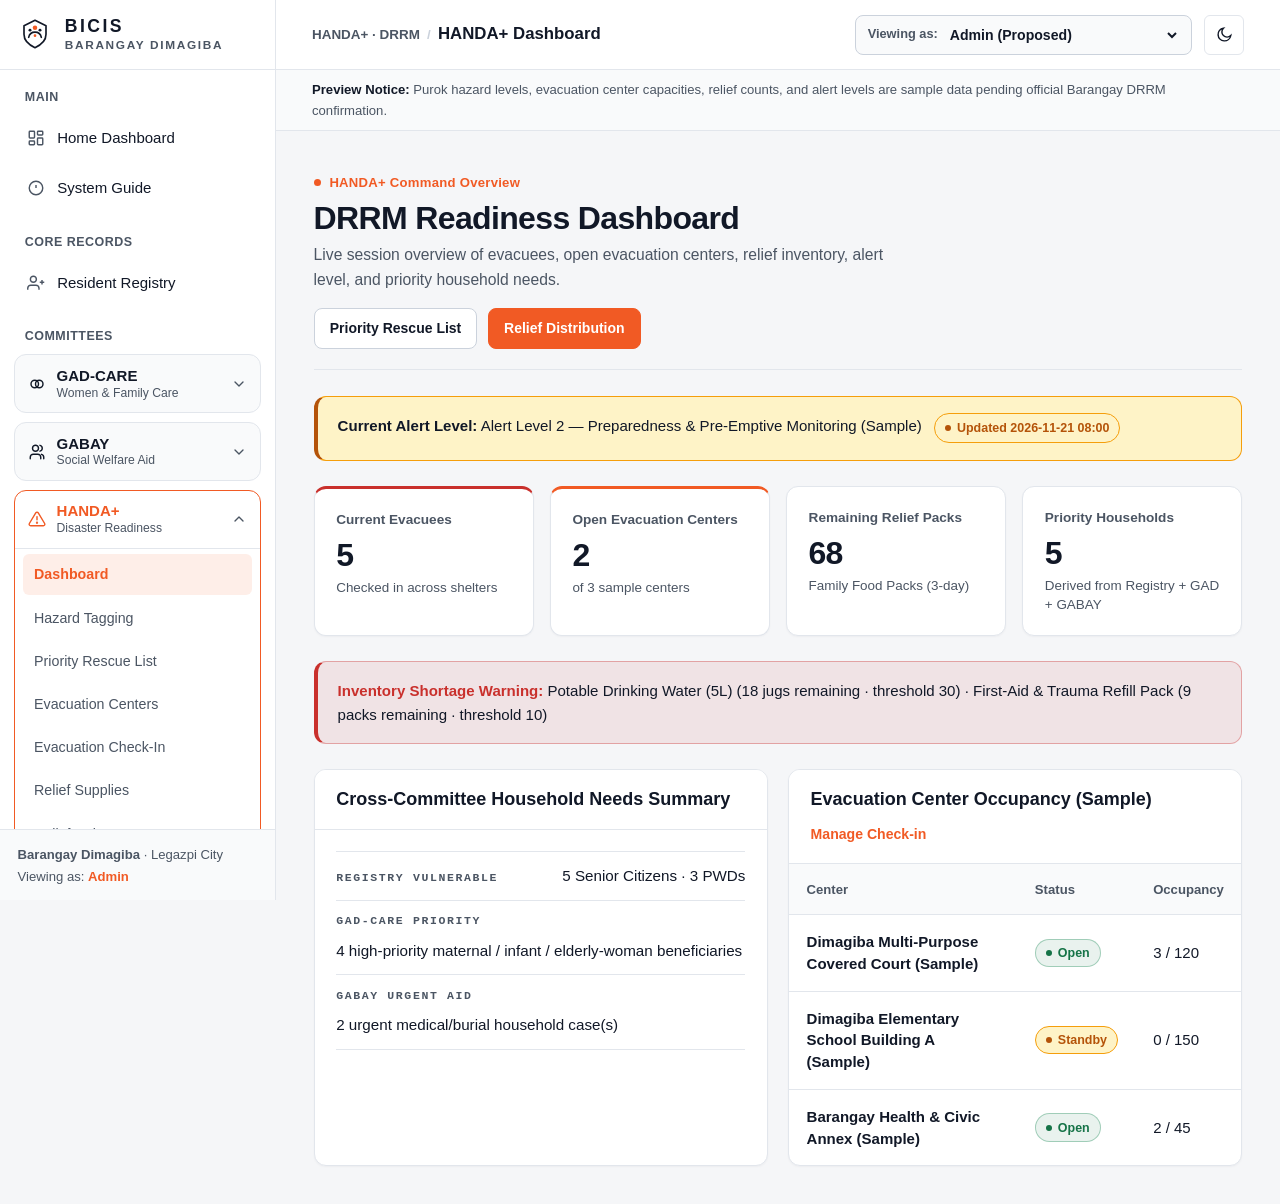
<file: pages/handa-plus.html>
<!DOCTYPE html>
<html lang="en" data-theme="light">
<head>
  <meta charset="UTF-8">
  <meta name="viewport" content="width=device-width, initial-scale=1.0">
  <meta name="description" content="HANDA+ — Disaster Risk Reduction and Management: Hazards, Priority Rescue List, Evacuation Check-in, Relief Distribution, Alerts, and Barangay Map on BICIS.">
  <title>HANDA+ DRRM — BICIS</title>
  <link rel="icon" type="image/svg+xml" href="../assets/logos/bicis-favicon.svg">

  <script>
    (function () {
      try {
        var saved = localStorage.getItem("bicis-theme");
        var prefersDark = window.matchMedia && window.matchMedia("(prefers-color-scheme: dark)").matches;
        document.documentElement.setAttribute("data-theme", saved === "dark" || saved === "light" ? saved : (prefersDark ? "dark" : "light"));
      } catch (e) {}
    })();
  </script>

  <link rel="stylesheet" href="../css/style.css">
  <link rel="stylesheet" href="../css/animations.css">
  <link rel="stylesheet" href="../css/portal.css">
  <link rel="stylesheet" href="../css/responsive.css">
</head>
<body class="portal-body">
  <div class="portal-shell">
    <aside id="portal-sidebar" class="portal-sidebar" aria-label="BICIS Portal Navigation"></aside>
    <div id="sidebar-backdrop" class="sidebar-backdrop"></div>

    <div class="portal-workspace">
      <header class="portal-topbar">
        <div class="portal-topbar-left">
          <button type="button" id="sidebar-mobile-trigger" class="sidebar-mobile-trigger" aria-label="Open portal sidebar">
            <svg width="18" height="18" viewBox="0 0 24 24" fill="none" stroke="currentColor" stroke-width="2"><line x1="3" y1="6" x2="21" y2="6"/><line x1="3" y1="12" x2="21" y2="12"/><line x1="3" y1="18" x2="21" y2="18"/></svg>
          </button>
          <div class="portal-breadcrumb">
            <span class="portal-breadcrumb-module">HANDA+ · DRRM</span>
            <span id="portal-breadcrumb-page" class="portal-breadcrumb-page">Dashboard</span>
          </div>
        </div>
        <div class="portal-topbar-right">
          <div class="role-switcher-wrap">
            <span class="role-switcher-label">Role Preview</span>
            <select id="portal-role-select" class="role-switcher-select" aria-label="Switch proposed preview role"></select>
          </div>
          <button type="button" class="theme-toggle" data-theme-toggle aria-label="Toggle color theme" aria-pressed="false">
            <svg class="icon-sun" viewBox="0 0 24 24" fill="none" stroke="currentColor" stroke-width="1.9"><circle cx="12" cy="12" r="4.5"/><line x1="12" y1="2.5" x2="12" y2="5"/><line x1="12" y1="19" x2="12" y2="21.5"/><line x1="4.9" y1="4.9" x2="6.7" y2="6.7"/><line x1="17.3" y1="17.3" x2="19.1" y2="19.1"/><line x1="2.5" y1="12" x2="5" y2="12"/><line x1="19" y1="12" x2="21.5" y2="12"/><line x1="4.9" y1="19.1" x2="6.7" y2="17.3"/><line x1="17.3" y1="6.7" x2="19.1" y2="4.9"/></svg>
            <svg class="icon-moon" viewBox="0 0 24 24" fill="none" stroke="currentColor" stroke-width="1.9"><path d="M21 12.8A8.5 8.5 0 1 1 11.2 3a6.7 6.7 0 0 0 9.8 9.8Z"/></svg>
          </button>
        </div>
      </header>

      <div class="sample-data-strip">
        <span><strong>Preview Notice:</strong> Purok hazard levels, evacuation center capacities, relief counts, and alert levels are sample data pending official Barangay DRRM confirmation.</span>
      </div>

      <main class="portal-content">
        <div id="handa-restricted" class="restricted-notice" style="display:none;">
          <span class="badge badge--danger">Role Access Restricted</span>
          <h1 class="serif-heading" style="font-size:1.75rem;">Restricted HANDA+ Operations View</h1>
          <p id="handa-restricted-msg" style="max-width:54ch;color:var(--text-secondary);font-size:0.92rem;">
            This operational DRRM view is restricted for your active preview role. Residents have Phase 1 read-only access to Alerts &amp; Advisories, Announcements, Evacuation Centers, and Barangay Map.
          </p>
          <div style="display:flex;gap:0.65rem;flex-wrap:wrap;">
            <a href="#alerts" class="btn btn-primary btn-sm">View Public Alerts</a>
            <a href="#centers" class="btn btn-secondary btn-sm">Evacuation Centers</a>
          </div>
        </div>

        <div id="handa-views-root">
          <!-- 1. DASHBOARD -->
          <section id="view-dashboard" class="portal-view is-active">
            <div class="module-header">
              <div>
                <span class="eyebrow eyebrow--accent"><span class="eyebrow-dot"></span><span>HANDA+ Command Overview</span></span>
                <h1 class="module-header-title">DRRM Readiness Dashboard</h1>
                <p class="module-header-desc">Live session overview of evacuees, open evacuation centers, relief inventory, alert level, and priority household needs.</p>
              </div>
              <div class="module-actions">
                <a href="#rescue-list" class="btn btn-secondary btn-sm">Priority Rescue List</a>
                <a href="#distribution" class="btn btn-primary btn-sm">Relief Distribution</a>
              </div>
            </div>
            <div id="handa-alert-banner"></div>
            <div id="handa-kpi-grid" class="kpi-grid"></div>
            <div id="handa-shortage-box"></div>
            <div class="portal-grid-2">
              <div class="portal-card">
                <div class="portal-card-header"><h2 class="portal-card-title">Cross-Committee Household Needs Summary</h2></div>
                <div class="portal-card-body" id="handa-needs-summary"></div>
              </div>
              <div class="portal-card">
                <div class="portal-card-header"><h2 class="portal-card-title">Evacuation Center Occupancy (Sample)</h2><a href="#checkin" class="inline-action-link">Manage Check-in</a></div>
                <div class="table-wrap"><table class="data-table"><thead><tr><th>Center</th><th>Status</th><th>Occupancy</th></tr></thead><tbody id="handa-dash-centers"></tbody></table></div>
              </div>
            </div>
          </section>

          <!-- 2. HAZARD TAGGING BY PUROK -->
          <section id="view-hazards" class="portal-view">
            <div class="module-header">
              <div>
                <span class="eyebrow eyebrow--accent"><span class="eyebrow-dot"></span><span>Risk Mapping (Sample Data)</span></span>
                <h1 class="module-header-title">Hazard Tagging by Purok</h1>
                <p class="module-header-desc">Tag illustrative purok hazard profiles pending official Barangay Dimagiba DRRM validation.</p>
              </div>
            </div>
            <div class="portal-grid-2">
              <div class="portal-card">
                <div class="portal-card-header"><h2 class="portal-card-title">Update Purok Hazard Tag</h2></div>
                <div class="portal-card-body">
                  <form id="handa-hazard-form" class="form-stack">
                    <div class="form-grid-2">
                      <div class="form-field">
                        <label class="form-label" for="hz-purok">Purok</label>
                        <select id="hz-purok" class="form-select"><option>Purok 1</option><option>Purok 2</option><option>Purok 3</option><option>Purok 4</option><option>Purok 5</option></select>
                      </div>
                      <div class="form-field">
                        <label class="form-label" for="hz-risk">Risk Level</label>
                        <select id="hz-risk" class="form-select"><option>High</option><option>Medium</option><option>Low</option></select>
                      </div>
                    </div>
                    <div class="form-field">
                      <label class="form-label" for="hz-type">Hazard Type</label>
                      <input type="text" id="hz-type" class="form-input" placeholder="e.g., Flood / Storm Surge / Ashfall (Sample)" required>
                    </div>
                    <div class="form-field">
                      <label class="form-label" for="hz-notes">Field Notes</label>
                      <input type="text" id="hz-notes" class="form-input" placeholder="Pending official DRRM confirmation">
                    </div>
                    <button type="submit" class="btn btn-primary btn-block">Update Purok Hazard</button>
                  </form>
                </div>
              </div>

              <div class="portal-card">
                <div class="portal-card-header"><h2 class="portal-card-title">Purok Hazard Registry (Sample)</h2></div>
                <div class="table-wrap"><table class="data-table"><thead><tr><th>Purok</th><th>Hazard Type</th><th>Risk Level</th><th>Households</th></tr></thead><tbody id="handa-hazards-tbody"></tbody></table></div>
              </div>
            </div>
          </section>

          <!-- 3. PRIORITY RESCUE LIST -->
          <section id="view-rescue-list" class="portal-view">
            <div class="module-header">
              <div>
                <span class="eyebrow eyebrow--accent"><span class="eyebrow-dot"></span><span>Registry + GAD + GABAY Integration</span></span>
                <h1 class="module-header-title">Priority Rescue List</h1>
                <p class="module-header-desc">Automatically identifies priority households using Resident Registry sectors (PWD, Senior, Pregnant, Infant) combined with Purok hazard risk and authorized GAD/GABAY flags.</p>
              </div>
              <div class="module-actions">
                <button type="button" class="btn btn-primary btn-sm" onclick="window.print()">Print Priority Rescue List</button>
              </div>
            </div>
            <div class="portal-card">
              <div class="toolbar">
                <div class="toolbar-control">
                  <select id="rescue-purok-filter" class="form-select">
                    <option value="all">All Puroks</option><option>Purok 1</option><option>Purok 2</option><option>Purok 3</option><option>Purok 4</option><option>Purok 5</option>
                  </select>
                </div>
                <div class="toolbar-control">
                  <select id="rescue-tier-filter" class="form-select">
                    <option value="all">All Priority Tiers</option><option value="Critical">Critical</option><option value="High">High</option><option value="Standard">Standard</option>
                  </select>
                </div>
              </div>
              <div class="table-wrap">
                <table class="data-table">
                  <thead><tr><th>Tier</th><th>Household &amp; Purok</th><th>Head &amp; Contact</th><th>Hazard Risk</th><th>Priority Indicators (Shared Data)</th></tr></thead>
                  <tbody id="handa-rescue-tbody"></tbody>
                </table>
              </div>
            </div>
          </section>

          <!-- 4. EVACUATION CENTERS (Also Resident Phase 1 Read-Only) -->
          <section id="view-centers" class="portal-view">
            <div class="module-header">
              <div>
                <span class="eyebrow eyebrow--accent"><span class="eyebrow-dot"></span><span>Shelter Monitoring (Sample Data)</span></span>
                <h1 class="module-header-title">Evacuation Centers</h1>
                <p class="module-header-desc">Capacity, live session occupancy, operational status, address, and contact details (awaiting official Barangay Dimagiba confirmation).</p>
              </div>
            </div>
            <div class="portal-card">
              <div class="table-wrap">
                <table class="data-table">
                  <thead><tr><th>Center ID &amp; Name</th><th>Address</th><th>Occupancy / Capacity</th><th>Status</th><th>Contact</th></tr></thead>
                  <tbody id="handa-centers-tbody"></tbody>
                </table>
              </div>
            </div>
          </section>

          <!-- 5. EVACUATION CHECK-IN & CHECK-OUT -->
          <section id="view-checkin" class="portal-view">
            <div class="module-header">
              <div>
                <span class="eyebrow eyebrow--accent"><span class="eyebrow-dot"></span><span>Live Evacuee Tracking</span></span>
                <h1 class="module-header-title">Evacuation Check-in &amp; Check-out</h1>
                <p class="module-header-desc">Check residents from the Resident Registry into open evacuation centers; headcounts update automatically on check-in and check-out.</p>
              </div>
            </div>
            <div class="portal-grid-2">
              <div class="portal-card">
                <div class="portal-card-header"><h2 class="portal-card-title">Check In Resident</h2></div>
                <div class="portal-card-body">
                  <form id="handa-checkin-form" class="form-stack">
                    <div id="handa-checkin-banner" class="form-banner" role="alert"></div>
                    <div class="form-field">
                      <label class="form-label" for="ci-resident">Resident (Central Registry)</label>
                      <select id="ci-resident" class="form-select" required></select>
                    </div>
                    <div class="form-field">
                      <label class="form-label" for="ci-center">Evacuation Center</label>
                      <select id="ci-center" class="form-select" required></select>
                    </div>
                    <button type="submit" class="btn btn-primary btn-block">Check In Evacuee</button>
                  </form>
                </div>
              </div>

              <div class="portal-card">
                <div class="portal-card-header"><h2 class="portal-card-title">Currently Checked-In Evacuees</h2></div>
                <div class="table-wrap">
                  <table class="data-table">
                    <thead><tr><th>Resident</th><th>Purok</th><th>Evacuation Center</th><th>Action</th></tr></thead>
                    <tbody id="handa-evacuees-tbody"></tbody>
                  </table>
                </div>
              </div>
            </div>
          </section>

          <!-- 6. RELIEF INVENTORY -->
          <section id="view-inventory" class="portal-view">
            <div class="module-header">
              <div>
                <span class="eyebrow eyebrow--accent"><span class="eyebrow-dot"></span><span>Emergency Stockpile</span></span>
                <h1 class="module-header-title">Relief Inventory</h1>
                <p class="module-header-desc">Monitor food packs, water jugs, emergency kits, and low-stock thresholds.</p>
              </div>
            </div>
            <div class="portal-card">
              <div class="portal-card-body">
                <form id="handa-stock-form" class="form-grid-3" style="align-items:end;">
                  <div class="form-field"><label class="form-label" for="h-stock-item">Relief Item</label><select id="h-stock-item" class="form-select"></select></div>
                  <div class="form-field"><label class="form-label" for="h-stock-type">Adjust Stock</label><div style="display:flex;gap:0.5rem;"><select id="h-stock-type" class="form-select"><option value="in">Stock-In (+)</option><option value="out">Stock-Out (&minus;)</option></select><input type="number" id="h-stock-qty" class="form-input" min="1" value="10" style="max-width:100px;"></div></div>
                  <button type="submit" class="btn btn-primary">Save Stock</button>
                </form>
                <div id="handa-stock-banner" class="form-banner" style="margin-top:0.85rem;" role="alert"></div>
              </div>
              <div class="table-wrap">
                <table class="data-table"><thead><tr><th>Item ID</th><th>Relief Supply</th><th>Available Stock</th><th>Threshold</th><th>Status</th></tr></thead><tbody id="handa-inventory-tbody"></tbody></table>
              </div>
            </div>
          </section>

          <!-- 7. RELIEF RULES -->
          <section id="view-rules" class="portal-view">
            <div class="module-header">
              <div>
                <span class="eyebrow eyebrow--accent"><span class="eyebrow-dot"></span><span>Fair Distribution Policy</span></span>
                <h1 class="module-header-title">Relief Allocation Rules</h1>
                <p class="module-header-desc">Sample allocation rules per household tier — quantities subject to official Barangay DRRM approval.</p>
              </div>
            </div>
            <div class="portal-card">
              <div class="table-wrap"><table class="data-table"><thead><tr><th>Rule ID</th><th>Household Tier</th><th>Allocated Relief Item</th><th>Qty</th><th>Notes</th></tr></thead><tbody id="handa-rules-tbody"></tbody></table></div>
            </div>
          </section>

          <!-- 8. RELIEF DISTRIBUTION (Duplicate "Already Received" Red Warning) -->
          <section id="view-distribution" class="portal-view">
            <div class="module-header">
              <div>
                <span class="eyebrow eyebrow--accent"><span class="eyebrow-dot"></span><span>Duplicate-Protected Claims</span></span>
                <h1 class="module-header-title">Relief Distribution</h1>
                <p class="module-header-desc">Release relief packs to Registry households. Duplicate claims for the same disaster event trigger a red <strong>"Already Received"</strong> warning and block stock deduction. (Try <code>HH-2026-003</code> + <code>Family Food Pack</code> to test!)</p>
              </div>
            </div>

            <div class="portal-grid-2">
              <div class="portal-card">
                <div class="portal-card-header"><h2 class="portal-card-title">Release Relief Pack</h2></div>
                <div class="portal-card-body">
                  <form id="handa-dist-form" class="form-stack">
                    <div id="handa-dist-banner" class="form-banner" role="alert"></div>
                    <div class="form-field"><label class="form-label" for="dist-event">Disaster Event</label><select id="dist-event" class="form-select"></select></div>
                    <div class="form-field"><label class="form-label" for="dist-household">Household (Central Registry)</label><select id="dist-household" class="form-select"></select></div>
                    <div class="form-grid-2">
                      <div class="form-field"><label class="form-label" for="dist-item">Relief Item</label><select id="dist-item" class="form-select"></select></div>
                      <div class="form-field"><label class="form-label" for="dist-qty">Quantity</label><input type="number" id="dist-qty" class="form-input" min="1" value="1"></div>
                    </div>
                    <button type="submit" class="btn btn-primary btn-block">Verify Claim &amp; Release Relief</button>
                  </form>
                </div>
              </div>

              <div class="portal-card">
                <div class="portal-card-header"><h2 class="portal-card-title">Relief Distribution Log</h2></div>
                <div class="table-wrap"><table class="data-table"><thead><tr><th>Claim ID</th><th>Event</th><th>Household</th><th>Item &amp; Qty</th><th>Timestamp</th></tr></thead><tbody id="handa-dist-tbody"></tbody></table></div>
                <div id="handa-dist-pagination" class="pagination-bar"></div>
              </div>
            </div>
          </section>

          <!-- 9. DISASTER EVENTS -->
          <section id="view-events" class="portal-view">
            <div class="module-header">
              <div>
                <span class="eyebrow eyebrow--accent"><span class="eyebrow-dot"></span><span>Event Tracking</span></span>
                <h1 class="module-header-title">Disaster Event Management</h1>
                <p class="module-header-desc">Create and manage active or closed disaster events used to scope relief distribution claims.</p>
              </div>
            </div>
            <div class="portal-grid-2">
              <div class="portal-card">
                <div class="portal-card-header"><h2 class="portal-card-title">Create Disaster Event</h2></div>
                <div class="portal-card-body">
                  <form id="handa-event-form" class="form-stack">
                    <div class="form-field"><label class="form-label" for="evt-name">Event Name</label><input type="text" id="evt-name" class="form-input" placeholder="e.g., Typhoon Preparedness Watch (Sample)" required></div>
                    <div class="form-grid-2">
                      <div class="form-field"><label class="form-label" for="evt-type">Hazard Category</label><select id="evt-type" class="form-select"><option>Typhoon / Heavy Rain</option><option>Flooding</option><option>Volcanic / Ashfall</option><option>Earthquake</option><option>Preparedness Drill</option></select></div>
                      <div class="form-field"><label class="form-label" for="evt-status">Status</label><select id="evt-status" class="form-select"><option>Active</option><option>Closed</option></select></div>
                    </div>
                    <div class="form-field"><label class="form-label" for="evt-notes">Notes</label><input type="text" id="evt-notes" class="form-input" placeholder="Scope or drill notes"></div>
                    <button type="submit" class="btn btn-primary btn-block">Add Event</button>
                  </form>
                </div>
              </div>
              <div class="portal-card">
                <div class="portal-card-header"><h2 class="portal-card-title">Recorded Events</h2></div>
                <div class="table-wrap"><table class="data-table"><thead><tr><th>Event ID</th><th>Name</th><th>Type</th><th>Status</th></tr></thead><tbody id="handa-events-tbody"></tbody></table></div>
              </div>
            </div>
          </section>

          <!-- 10. ALERTS & ADVISORIES (Resident Phase 1 Read-Only) -->
          <section id="view-alerts" class="portal-view">
            <div class="module-header">
              <div>
                <span class="eyebrow eyebrow--accent"><span class="eyebrow-dot"></span><span>Public Warning System (Sample)</span></span>
                <h1 class="module-header-title">Alert Levels &amp; Advisories</h1>
                <p class="module-header-desc">Current barangay alert status and safety advisories. Authorized DRRM Officers may publish updates; Residents view read-only bulletins.</p>
              </div>
            </div>
            <div id="handa-alerts-publish-wrap" class="portal-card">
              <div class="portal-card-header"><h2 class="portal-card-title">Publish Alert / Advisory (DRRM Officer)</h2></div>
              <div class="portal-card-body">
                <form id="handa-alert-form" class="form-stack">
                  <div class="form-grid-2">
                    <div class="form-field"><label class="form-label" for="alert-level-select">Current Alert Level (Sample)</label><select id="alert-level-select" class="form-select"><option value="Alert Level 1 — Normal Monitoring (Sample)">Level 1 — Normal Monitoring</option><option value="Alert Level 2 — Preparedness &amp; Pre-Emptive Monitoring (Sample)" selected>Level 2 — Pre-Emptive Monitoring</option><option value="Alert Level 3 — Mandatory Evacuation Advisory (Sample)">Level 3 — Mandatory Evacuation</option></select></div>
                    <div class="form-field"><label class="form-label" for="alert-title">Advisory Title</label><input type="text" id="alert-title" class="form-input" placeholder="e.g., Heavy Rainfall Safety Advisory" required></div>
                  </div>
                  <div class="form-field"><label class="form-label" for="alert-body">Advisory Details</label><textarea id="alert-body" class="form-textarea" placeholder="Provide clear instructions for residents..." required></textarea></div>
                  <button type="submit" class="btn btn-primary">Publish Advisory</button>
                </form>
              </div>
            </div>
            <div id="handa-alerts-list" class="form-stack"></div>
          </section>

          <!-- 11. ANNOUNCEMENTS (Resident Phase 1 Read-Only) -->
          <section id="view-announcements" class="portal-view">
            <div class="module-header">
              <div>
                <span class="eyebrow eyebrow--accent"><span class="eyebrow-dot"></span><span>Community Bulletins</span></span>
                <h1 class="module-header-title">DRRM Announcements</h1>
                <p class="module-header-desc">Public barangay preparedness announcements (read-only for Residents in Phase 1).</p>
              </div>
            </div>
            <div id="handa-ann-publish-wrap" class="portal-card">
              <div class="portal-card-header"><h2 class="portal-card-title">Post Official Announcement</h2></div>
              <div class="portal-card-body">
                <form id="handa-ann-form" class="form-stack">
                  <div class="form-field"><label class="form-label" for="ann-title">Announcement Title</label><input type="text" id="ann-title" class="form-input" required></div>
                  <div class="form-field"><label class="form-label" for="ann-body">Announcement Body</label><textarea id="ann-body" class="form-textarea" required></textarea></div>
                  <button type="submit" class="btn btn-primary">Publish Announcement</button>
                </form>
              </div>
            </div>
            <div id="handa-ann-list" class="form-stack"></div>
          </section>

          <!-- 12. QR ID CARDS (Pure SVG Placeholder Pending Approved QR Library) -->
          <section id="view-qr-cards" class="portal-view">
            <div class="module-header">
              <div>
                <span class="eyebrow eyebrow--accent"><span class="eyebrow-dot"></span><span>Household Identification</span></span>
                <h1 class="module-header-title">Printable Household QR ID Cards</h1>
                <p class="module-header-desc">Printable emergency ID layout generated from the Resident Registry. Visual matrix is a pure-SVG placeholder; standards-compliant QR generation &amp; camera scanning libraries remain subject to committee approval.</p>
              </div>
              <div class="module-actions">
                <button type="button" class="btn btn-primary btn-sm" onclick="window.print()">Print QR ID Cards</button>
              </div>
            </div>
            <div class="alert-box">
              <strong>Pending Library Approval Notice:</strong> In keeping with the strict Vanilla JS / no-external-library requirement, these cards render deterministic SVG placeholder matrices encoding each Household ID. Approved QR encoding/scanning libraries can be integrated once finalized by the DRRM committee.
            </div>
            <div id="handa-qr-grid" class="qr-card-grid"></div>
          </section>

          <!-- 13. BARANGAY MAP (Illustrative Hazard & Evacuation Overlay — Resident Read-Only Compatible) -->
          <section id="view-map" class="portal-view">
            <div class="module-header">
              <div>
                <span class="eyebrow eyebrow--accent"><span class="eyebrow-dot"></span><span>Illustrative DRRM Overlay · Barangay Dimagiba</span></span>
                <h1 class="module-header-title">HANDA+ Barangay Map</h1>
                <p class="module-header-desc">Illustrative community map centered on Barangay Dimagiba, Legazpi City, Albay showing sample purok risk levels and evacuation shelters (not live GPS; pending official DRRM geospatial confirmation).</p>
              </div>
              <div class="module-actions">
                <a href="../index.html#community-map" class="btn btn-secondary btn-sm">Open Public Interactive Map</a>
              </div>
            </div>
            <div class="portal-card">
              <div class="portal-card-body" id="handa-map-container"></div>
            </div>
          </section>
        </div>
      </main>
    </div>
  </div>

  <script src="../js/theme.js"></script>
  <script src="../js/script.js"></script>
  <script src="../js/bicis-store.js"></script>
  <script src="../js/portal-shell.js"></script>
  <script src="../js/handa-plus.js"></script>
</body>
</html>
</file>
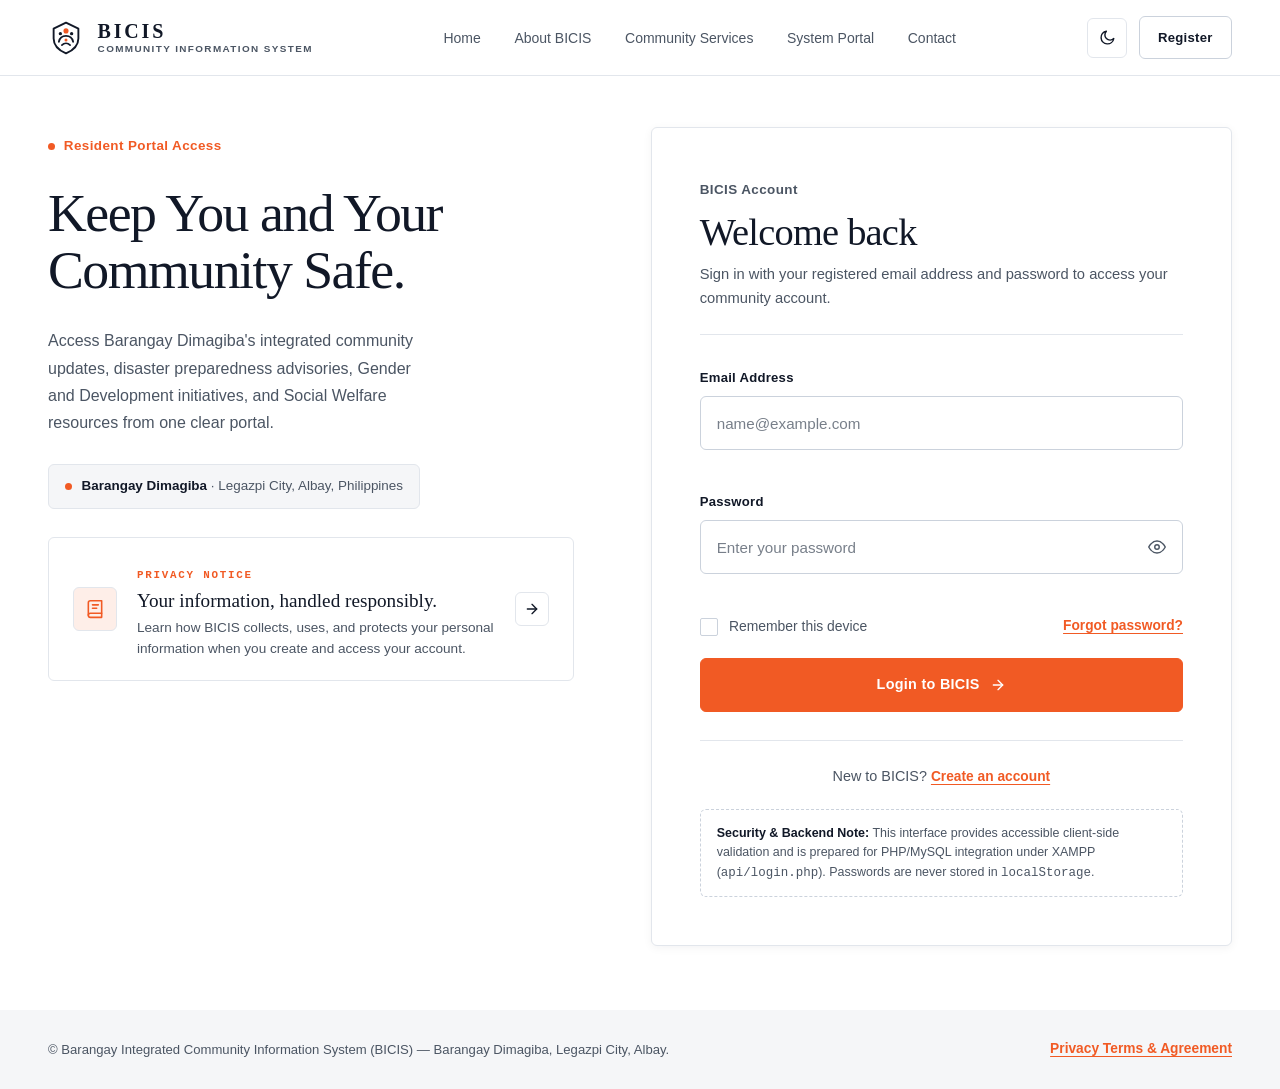
<file: pages/login.html>
<!DOCTYPE html>
<html lang="en" data-theme="light">
<head>
  <meta charset="UTF-8">
  <meta name="viewport" content="width=device-width, initial-scale=1.0">
  <meta name="description" content="Sign in to the Barangay Integrated Community Information System (BICIS) for Barangay Dimagiba, Legazpi City, Albay.">
  <title>Login — BICIS</title>
  <link rel="icon" type="image/svg+xml" href="../assets/logos/bicis-favicon.svg">

  <script>
    (function () {
      try {
        var saved = localStorage.getItem("bicis-theme");
        var prefersDark = window.matchMedia && window.matchMedia("(prefers-color-scheme: dark)").matches;
        document.documentElement.setAttribute("data-theme", saved === "dark" || saved === "light" ? saved : (prefersDark ? "dark" : "light"));
      } catch (e) {}
    })();
  </script>

  <link rel="stylesheet" href="../css/style.css">
  <link rel="stylesheet" href="../css/animations.css">
  <link rel="stylesheet" href="../css/auth.css">
  <link rel="stylesheet" href="../css/responsive.css">
</head>
<body class="auth-page-body">
  <a href="#main-content" class="skip-link">Skip to login form</a>

  <!-- Navigation -->
  <header class="site-header is-solid">
    <div class="container nav-inner">
      <a href="../index.html" class="brand-link" aria-label="BICIS Home">
        <svg class="brand-emblem" viewBox="0 0 48 48" aria-hidden="true">
          <path d="M24 3.5L40.5 11.5V24.5C40.5 33.6 33.5 40.3 24 44.5C14.5 40.3 7.5 33.6 7.5 24.5V11.5L24 3.5Z" fill="none" stroke="currentColor" stroke-width="2.5" stroke-linejoin="round"></path>
          <path d="M14.5 29C15.5 24.2 19.3 21.2 24 21.2C28.7 21.2 32.5 24.2 33.5 29" fill="none" stroke="currentColor" stroke-width="2.4" stroke-linecap="round"></path>
          <path d="M18.5 33.5C20.1 31.8 21.9 31 24 31C26.1 31 27.9 31.8 29.5 33.5" fill="none" stroke="currentColor" stroke-width="2.2" stroke-linecap="round"></path>
          <circle cx="16.5" cy="18.2" r="2.2" fill="currentColor"></circle>
          <circle cx="31.5" cy="18.2" r="2.2" fill="currentColor"></circle>
          <circle cx="24" cy="14.5" r="3.4" fill="var(--accent)"></circle>
          <circle cx="24" cy="26.5" r="2" fill="var(--accent)"></circle>
        </svg>
        <span class="brand-text">
          <span class="brand-name">BICIS</span>
          <span class="brand-sub">Community Information System</span>
        </span>
      </a>

      <nav aria-label="Primary Navigation">
        <ul class="nav-menu">
          <li><a href="../index.html" class="nav-link">Home</a></li>
          <li><a href="about.html" class="nav-link">About BICIS</a></li>
          <li><a href="services.html" class="nav-link">Community Services</a></li>
          <li><a href="portal.html" class="nav-link">System Portal</a></li>
          <li><a href="../index.html#contact" class="nav-link">Contact</a></li>
        </ul>
      </nav>

      <div class="nav-actions">
        <button type="button" class="theme-toggle" data-theme-toggle aria-label="Toggle color theme" aria-pressed="false">
          <svg class="icon-sun" viewBox="0 0 24 24" fill="none" stroke="currentColor" stroke-width="1.9" stroke-linecap="round" stroke-linejoin="round" aria-hidden="true">
            <circle cx="12" cy="12" r="4.5"></circle>
            <line x1="12" y1="2.5" x2="12" y2="5"></line>
            <line x1="12" y1="19" x2="12" y2="21.5"></line>
            <line x1="4.9" y1="4.9" x2="6.7" y2="6.7"></line>
            <line x1="17.3" y1="17.3" x2="19.1" y2="19.1"></line>
            <line x1="2.5" y1="12" x2="5" y2="12"></line>
            <line x1="19" y1="12" x2="21.5" y2="12"></line>
            <line x1="4.9" y1="19.1" x2="6.7" y2="17.3"></line>
            <line x1="17.3" y1="6.7" x2="19.1" y2="4.9"></line>
          </svg>
          <svg class="icon-moon" viewBox="0 0 24 24" fill="none" stroke="currentColor" stroke-width="1.9" stroke-linecap="round" stroke-linejoin="round" aria-hidden="true">
            <path d="M21 12.8A8.5 8.5 0 1 1 11.2 3a6.7 6.7 0 0 0 9.8 9.8Z"></path>
          </svg>
        </button>

        <a href="register.html" class="btn btn-secondary btn-sm nav-auth-desktop">Register</a>

        <button type="button" class="nav-hamburger" id="nav-hamburger" aria-label="Open navigation menu" aria-expanded="false" aria-controls="mobile-drawer">
          <span></span>
          <span></span>
          <span></span>
        </button>
      </div>
    </div>
  </header>

  <div class="mobile-drawer" id="mobile-drawer" aria-hidden="true">
    <nav aria-label="Mobile Navigation">
      <ul class="mobile-nav-list">
        <li><a href="../index.html">Home <span>01</span></a></li>
        <li><a href="about.html">About BICIS <span>02</span></a></li>
        <li><a href="services.html">Community Services <span>03</span></a></li>
        <li><a href="privacy.html">Privacy Notice <span>04</span></a></li>
      </ul>
    </nav>
    <div class="mobile-drawer-footer">
      <a href="register.html" class="btn btn-primary btn-block">Create an Account</a>
    </div>
  </div>

  <!-- Main Authentication Layout -->
  <main id="main-content" class="auth-main">
    <div class="container">
      <div class="auth-grid">
        <!-- Editorial Left Column -->
        <div class="auth-aside" data-reveal>
          <span class="eyebrow eyebrow--accent">
            <span class="eyebrow-dot" aria-hidden="true"></span>
            <span>Resident Portal Access</span>
          </span>

          <h1 class="auth-aside-title">
            Keep You and Your Community Safe.
          </h1>

          <p class="auth-aside-desc">
            Access Barangay Dimagiba's integrated community updates, disaster preparedness advisories, Gender and Development initiatives, and Social Welfare resources from one clear portal.
          </p>

          <div class="auth-location-strip">
            <span class="eyebrow-dot" aria-hidden="true"></span>
            <span><strong>Barangay Dimagiba</strong> · Legazpi City, Albay, Philippines</span>
          </div>

          <!-- PRIVACY NOTICE CARD -->
          <button type="button" class="privacy-notice-card" data-modal-open="privacy-modal">
            <span class="privacy-notice-icon" aria-hidden="true">
              <svg viewBox="0 0 24 24" fill="none" stroke="currentColor" stroke-width="1.9" stroke-linecap="round" stroke-linejoin="round">
                <path d="M4 19.5A2.5 2.5 0 0 1 6.5 17H20"></path>
                <path d="M6.5 2H20v20H6.5A2.5 2.5 0 0 1 4 19.5v-15A2.5 2.5 0 0 1 6.5 2Z"></path>
                <line x1="9" y1="7" x2="16" y2="7"></line>
                <line x1="9" y1="11" x2="14" y2="11"></line>
              </svg>
            </span>
            <span>
              <span class="privacy-notice-tag">PRIVACY NOTICE</span>
              <span class="privacy-notice-title">Your information, handled responsibly.</span>
              <span class="privacy-notice-desc">
                Learn how BICIS collects, uses, and protects your personal information when you create and access your account.
              </span>
            </span>
            <span class="privacy-notice-arrow" aria-hidden="true">
              <svg viewBox="0 0 24 24" fill="none" stroke="currentColor" stroke-width="2" stroke-linecap="round" stroke-linejoin="round">
                <line x1="5" y1="12" x2="19" y2="12"></line>
                <polyline points="12 5 19 12 12 19"></polyline>
              </svg>
            </span>
          </button>
        </div>

        <!-- Right Login Form Card -->
        <section class="auth-card" aria-labelledby="login-heading" data-reveal data-reveal-delay="1">
          <div class="auth-card-header">
            <span class="eyebrow">BICIS Account</span>
            <h2 id="login-heading" class="auth-heading">Welcome back</h2>
            <p class="auth-subheading">
              Sign in with your registered email address and password to access your community account.
            </p>
          </div>

          <form id="bicis-login-form" class="form-stack" action="../api/login.php" method="POST" novalidate>
            <div id="login-form-banner" class="form-banner" role="alert"></div>

            <div class="form-field">
              <label class="form-label" for="login-email">Email Address</label>
              <input
                type="email"
                id="login-email"
                name="email"
                class="form-input"
                placeholder="name@example.com"
                autocomplete="email"
                required
              >
              <span id="login-email-error" class="field-error" aria-live="polite"></span>
            </div>

            <div class="form-field">
              <label class="form-label" for="login-password">Password</label>
              <div class="password-input-wrap">
                <input
                  type="password"
                  id="login-password"
                  name="password"
                  class="form-input"
                  placeholder="Enter your password"
                  autocomplete="current-password"
                  required
                >
                <button
                  type="button"
                  class="password-toggle-btn"
                  data-password-toggle="login-password"
                  aria-label="Show password"
                  aria-pressed="false"
                >
                  <svg class="icon-eye-open" viewBox="0 0 24 24" fill="none" stroke="currentColor" stroke-width="1.9" stroke-linecap="round" stroke-linejoin="round" aria-hidden="true">
                    <path d="M1 12s4-8 11-8 11 8 11 8-4 8-11 8-11-8-11-8Z"></path>
                    <circle cx="12" cy="12" r="3"></circle>
                  </svg>
                  <svg class="icon-eye-closed" style="display: none;" viewBox="0 0 24 24" fill="none" stroke="currentColor" stroke-width="1.9" stroke-linecap="round" stroke-linejoin="round" aria-hidden="true">
                    <path d="M17.94 17.94A10.07 10.07 0 0 1 12 20c-7 0-11-8-11-8a18.45 18.45 0 0 1 5.06-5.94"></path>
                    <path d="M9.9 4.24A9.12 9.12 0 0 1 12 4c7 0 11 8 11 8a18.5 18.5 0 0 1-2.16 3.19"></path>
                    <line x1="1" y1="1" x2="23" y2="23"></line>
                  </svg>
                </button>
              </div>
              <span id="login-password-error" class="field-error" aria-live="polite"></span>
            </div>

            <div class="auth-row-between">
              <label class="checkbox-field">
                <input type="checkbox" id="login-remember" name="remember">
                <span>Remember this device</span>
              </label>
              <button type="button" class="inline-action-link" data-modal-open="forgot-modal">Forgot password?</button>
            </div>

            <button type="submit" id="login-submit-btn" class="btn btn-primary btn-block">
              <span>Login to BICIS</span>
              <svg class="icon-arrow-right" viewBox="0 0 24 24" fill="none" stroke="currentColor" stroke-width="2" stroke-linecap="round" stroke-linejoin="round" aria-hidden="true">
                <line x1="5" y1="12" x2="19" y2="12"></line>
                <polyline points="12 5 19 12 12 19"></polyline>
              </svg>
            </button>
          </form>

          <div class="auth-switch-footer">
            New to BICIS?
            <a href="register.html" class="inline-action-link">Create an account</a>
          </div>

          <div class="auth-backend-note">
            <strong>Security &amp; Backend Note:</strong> This interface provides accessible client-side validation and is prepared for PHP/MySQL integration under XAMPP (<code>api/login.php</code>). Passwords are never stored in <code>localStorage</code>.
          </div>
        </section>
      </div>
    </div>
  </main>

  <!-- Compact Footer -->
  <footer class="site-footer" style="padding-block: 1.75rem;">
    <div class="container">
      <div class="footer-bottom" style="padding-top: 0;">
        <span>&copy; Barangay Integrated Community Information System (BICIS) — Barangay Dimagiba, Legazpi City, Albay.</span>
        <span>
          <a href="privacy.html" class="inline-action-link">Privacy Terms &amp; Agreement</a>
        </span>
      </div>
    </div>
  </footer>

  <!-- Forgot Password Modal -->
  <div id="forgot-modal" class="modal-backdrop" role="dialog" aria-modal="true" aria-labelledby="forgot-modal-title" aria-hidden="true">
    <div class="modal-dialog" style="max-width: 500px;">
      <div class="modal-header">
        <div>
          <span class="eyebrow eyebrow--accent">Account Recovery</span>
          <h2 id="forgot-modal-title" class="modal-title">Reset Your Password</h2>
        </div>
        <button type="button" class="modal-close" data-modal-close aria-label="Close password recovery dialog">
          <svg width="16" height="16" viewBox="0 0 24 24" fill="none" stroke="currentColor" stroke-width="2.2" stroke-linecap="round" stroke-linejoin="round" aria-hidden="true">
            <line x1="18" y1="6" x2="6" y2="18"></line>
            <line x1="6" y1="6" x2="18" y2="18"></line>
          </svg>
        </button>
      </div>
      <div class="modal-body">
        <p>
          Enter the email address linked to your BICIS account. When connected to the barangay server backend, recovery instructions will be sent to this address.
        </p>
        <form id="bicis-forgot-form" class="form-stack" action="../api/forgot-password.php" method="POST" novalidate>
          <div id="forgot-form-banner" class="form-banner" role="alert"></div>
          <div class="form-field">
            <label class="form-label" for="forgot-email">Registered Email Address</label>
            <input type="email" id="forgot-email" name="email" class="form-input" placeholder="name@example.com" required>
            <span id="forgot-email-error" class="field-error" aria-live="polite"></span>
          </div>
          <button type="submit" class="btn btn-primary btn-block">Request Password Recovery</button>
        </form>
      </div>
    </div>
  </div>

  <!-- Privacy Terms & Agreement Modal -->
  <div id="privacy-modal" class="modal-backdrop" role="dialog" aria-modal="true" aria-labelledby="privacy-modal-title" aria-hidden="true">
    <div class="modal-dialog">
      <div class="modal-header">
        <div>
          <span class="eyebrow eyebrow--accent">Privacy Terms &amp; Agreement</span>
          <h2 id="privacy-modal-title" class="modal-title">Your Information, Handled Responsibly</h2>
        </div>
        <button type="button" class="modal-close" data-modal-close aria-label="Close privacy notice">
          <svg width="16" height="16" viewBox="0 0 24 24" fill="none" stroke="currentColor" stroke-width="2.2" stroke-linecap="round" stroke-linejoin="round" aria-hidden="true">
            <line x1="18" y1="6" x2="6" y2="18"></line>
            <line x1="6" y1="6" x2="18" y2="18"></line>
          </svg>
        </button>
      </div>
      <div class="modal-body">
        <p>
          In accordance with the <strong>Philippine Data Privacy Act of 2012 (Republic Act No. 10173)</strong>, BICIS explains how resident account information is handled:
        </p>
        <div class="privacy-clause">
          <h3>1. Why an Email Address Is Required</h3>
          <p>Your email address serves as your unique account identifier and secure contact channel for account management.</p>
        </div>
        <div class="privacy-clause">
          <h3>2. Registration &amp; Login</h3>
          <p>Used to create and authenticate your account when connected to the official barangay server.</p>
        </div>
        <div class="privacy-clause">
          <h3>3. Account Verification</h3>
          <p>May be used to confirm ownership of your registration and prevent unauthorized account creation.</p>
        </div>
        <div class="privacy-clause">
          <h3>4. Password Recovery</h3>
          <p>Used to verify identity and send reset instructions if you lose access to your password.</p>
        </div>
        <div class="privacy-clause">
          <h3>5. Essential Account-Related Notifications</h3>
          <p>Limited to essential account and requested service notifications; never used for unrelated purposes without legal basis and transparent consent.</p>
        </div>
        <div class="privacy-clause">
          <h3>6. Storage &amp; Protection</h3>
          <p>No real passwords are stored in browser localStorage. Server-side protection is administered by the deployed Barangay Dimagiba backend using appropriate technical and organizational safeguards.</p>
        </div>
        <div class="privacy-clause">
          <h3>7. Data Subject Assistance</h3>
          <p>You may request access, correction, or assistance regarding your personal data under RA 10173.</p>
        </div>
        <div class="privacy-clause">
          <h3>8. Contacting the BICIS Administrator</h3>
          <p>Reach out to the designated BICIS Administrator at Barangay Dimagiba, Legazpi City, Albay regarding any privacy concerns.</p>
        </div>
      </div>
      <div class="modal-footer">
        <a href="privacy.html" class="inline-action-link">Read Full Privacy Policy</a>
        <button type="button" class="btn btn-primary btn-sm" data-modal-close>Close Notice</button>
      </div>
    </div>
  </div>

  <script src="../js/theme.js"></script>
  <script src="../js/script.js"></script>
  <script src="../js/auth.js"></script>
</body>
</html>
</file>
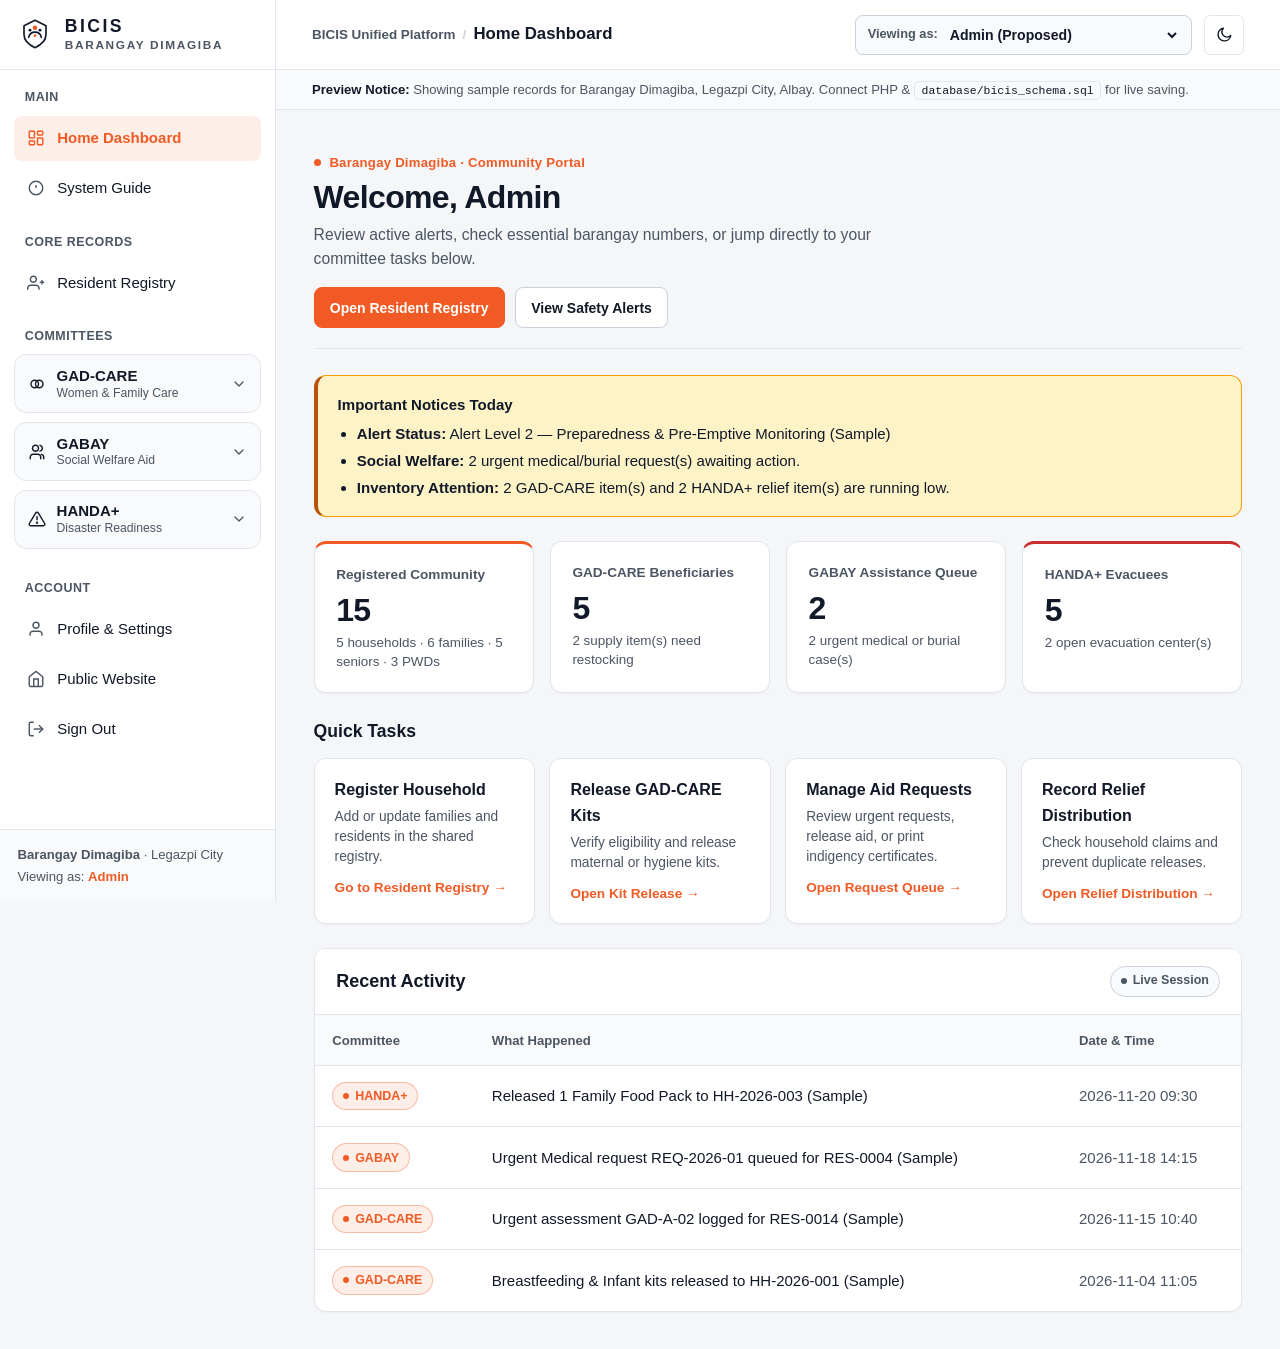
<file: pages/portal.html>
<!DOCTYPE html>
<html lang="en" data-theme="light">
<head>
  <meta charset="UTF-8">
  <meta name="viewport" content="width=device-width, initial-scale=1.0">
  <meta name="description" content="BICIS Unified Community Portal — Resident Registry, GAD-CARE, GABAY, and HANDA+ for Barangay Dimagiba, Legazpi City, Albay.">
  <title>Unified Portal — BICIS</title>
  <link rel="icon" type="image/svg+xml" href="../assets/logos/bicis-favicon.svg">

  <script>
    (function () {
      try {
        var saved = localStorage.getItem("bicis-theme");
        var prefersDark = window.matchMedia && window.matchMedia("(prefers-color-scheme: dark)").matches;
        document.documentElement.setAttribute("data-theme", saved === "dark" || saved === "light" ? saved : (prefersDark ? "dark" : "light"));
      } catch (e) {}
    })();
  </script>

  <link rel="stylesheet" href="../css/style.css">
  <link rel="stylesheet" href="../css/animations.css">
  <link rel="stylesheet" href="../css/portal.css">
  <link rel="stylesheet" href="../css/responsive.css">
</head>
<body class="portal-body">
  <div class="portal-shell">
    <!-- Collapsible Unified Sidebar (populated by portal-shell.js) -->
    <aside id="portal-sidebar" class="portal-sidebar" aria-label="BICIS Portal Navigation"></aside>
    <div id="sidebar-backdrop" class="sidebar-backdrop"></div>

    <!-- Main Workspace -->
    <div class="portal-workspace">
      <header class="portal-topbar">
        <div class="portal-topbar-left">
          <button type="button" id="sidebar-mobile-trigger" class="sidebar-mobile-trigger" aria-label="Open portal sidebar">
            <svg width="18" height="18" viewBox="0 0 24 24" fill="none" stroke="currentColor" stroke-width="2"><line x1="3" y1="6" x2="21" y2="6"/><line x1="3" y1="12" x2="21" y2="12"/><line x1="3" y1="18" x2="21" y2="18"/></svg>
          </button>
          <div class="portal-breadcrumb">
            <span class="portal-breadcrumb-module">BICIS Unified Platform</span>
            <span id="portal-breadcrumb-page" class="portal-breadcrumb-page">Dashboard</span>
          </div>
        </div>

        <div class="portal-topbar-right">
          <div class="role-switcher-wrap" title="Proposed role preview — production permissions must be enforced on the PHP backend">
            <span class="role-switcher-label">Role Preview</span>
            <select id="portal-role-select" class="role-switcher-select" aria-label="Switch proposed preview role"></select>
          </div>

          <button type="button" class="theme-toggle" data-theme-toggle aria-label="Toggle color theme" aria-pressed="false">
            <svg class="icon-sun" viewBox="0 0 24 24" fill="none" stroke="currentColor" stroke-width="1.9" stroke-linecap="round" stroke-linejoin="round" aria-hidden="true">
              <circle cx="12" cy="12" r="4.5"></circle>
              <line x1="12" y1="2.5" x2="12" y2="5"></line>
              <line x1="12" y1="19" x2="12" y2="21.5"></line>
              <line x1="4.9" y1="4.9" x2="6.7" y2="6.7"></line>
              <line x1="17.3" y1="17.3" x2="19.1" y2="19.1"></line>
              <line x1="2.5" y1="12" x2="5" y2="12"></line>
              <line x1="19" y1="12" x2="21.5" y2="12"></line>
              <line x1="4.9" y1="19.1" x2="6.7" y2="17.3"></line>
              <line x1="17.3" y1="6.7" x2="19.1" y2="4.9"></line>
            </svg>
            <svg class="icon-moon" viewBox="0 0 24 24" fill="none" stroke="currentColor" stroke-width="1.9" stroke-linecap="round" stroke-linejoin="round" aria-hidden="true">
              <path d="M21 12.8A8.5 8.5 0 1 1 11.2 3a6.7 6.7 0 0 0 9.8 9.8Z"></path>
            </svg>
          </button>
        </div>
      </header>

      <!-- Sample Data & Backend Transparency Banner -->
      <div class="sample-data-strip">
        <span><strong>Preview Notice:</strong> Showing sample records for Barangay Dimagiba, Legazpi City, Albay. Connect PHP &amp; <code>database/bicis_schema.sql</code> for live saving.</span>
      </div>

      <main class="portal-content">
        <!-- VIEW 1: UNIFIED DASHBOARD -->
        <section id="view-dashboard" class="portal-view is-active" aria-labelledby="portal-dash-heading">
          <div class="module-header">
            <div>
              <span class="eyebrow eyebrow--accent"><span class="eyebrow-dot"></span><span>Barangay Dimagiba · Community Portal</span></span>
              <h1 id="portal-dash-heading" class="module-header-title">Welcome to BICIS</h1>
              <p id="portal-dash-subtitle" class="module-header-desc">
                One shared Resident Registry supporting GAD-CARE, GABAY, and HANDA+ services.
              </p>
            </div>
            <div class="module-actions" id="portal-quick-actions"></div>
          </div>

          <!-- Dynamic Container rendered based on Role (Staff vs Resident Phase 1 Read-Only) -->
          <div id="portal-dashboard-body" style="display:flex;flex-direction:column;gap:1.5rem;"></div>
        </section>

        <!-- VIEW 2: SYSTEM OVERVIEW -->
        <section id="view-overview" class="portal-view" aria-labelledby="portal-overview-heading">
          <div class="module-header">
            <div>
              <span class="eyebrow eyebrow--accent"><span class="eyebrow-dot"></span><span>Simple System Guide</span></span>
              <h1 id="portal-overview-heading" class="module-header-title">How BICIS Works Together</h1>
              <p class="module-header-desc">
                All four modules share one Resident Registry so staff never have to enter the same household twice.
              </p>
            </div>
          </div>

          <div class="portal-grid-2">
            <article class="portal-card">
              <div class="portal-card-header">
                <h2 class="portal-card-title">1. Resident Registry</h2>
                <span class="badge badge--accent">Central Records</span>
              </div>
              <div class="portal-card-body">
                <p style="color:var(--portal-text-muted);margin-bottom:1.1rem;">
                  Register and update Household, Family, and Resident records in one place, including puroks, ages, and sector tags (Senior Citizen, PWD, 4Ps, Solo Parent, Pregnant, Lactating, Infant).
                </p>
                <a href="registry.html" class="btn btn-primary btn-sm">Open Resident Registry</a>
              </div>
            </article>

            <article class="portal-card">
              <div class="portal-card-header">
                <h2 class="portal-card-title">2. GAD-CARE</h2>
                <span class="badge">Women &amp; Family Care</span>
              </div>
              <div class="portal-card-body">
                <p style="color:var(--portal-text-muted);margin-bottom:1.1rem;">
                  Tag eligible residents from the Registry, track needs assessments, manage maternity and hygiene supplies, and release kits without duplicate claims or negative stock.
                </p>
                <a href="gad-care.html#dashboard" class="btn btn-secondary btn-sm">Open GAD-CARE</a>
              </div>
            </article>

            <article class="portal-card">
              <div class="portal-card-header">
                <h2 class="portal-card-title">3. GABAY</h2>
                <span class="badge">Social Welfare Aid</span>
              </div>
              <div class="portal-card-body">
                <p style="color:var(--portal-text-muted);margin-bottom:1.1rem;">
                  Enroll Registry households into barangay programs, review urgent medical and burial requests first, prevent duplicate aid releases, and print Certificates of Indigency.
                </p>
                <a href="gabay.html#dashboard" class="btn btn-secondary btn-sm">Open GABAY</a>
              </div>
            </article>

            <article class="portal-card">
              <div class="portal-card-header">
                <h2 class="portal-card-title">4. HANDA+</h2>
                <span class="badge">Disaster Readiness</span>
              </div>
              <div class="portal-card-body">
                <p style="color:var(--portal-text-muted);margin-bottom:1.1rem;">
                  Prepare Priority Rescue Lists using shared barangay records, record evacuation check-ins, prevent duplicate relief claims, and share public safety alerts with residents.
                </p>
                <a href="handa-plus.html#dashboard" class="btn btn-secondary btn-sm">Open HANDA+</a>
              </div>
            </article>
          </div>
        </section>
      </main>
    </div>
  </div>

  <script src="../js/theme.js"></script>
  <script src="../js/script.js"></script>
  <script src="../js/bicis-store.js"></script>
  <script src="../js/portal-shell.js"></script>
  <script>
    (function () {
      "use strict";

      function renderDashboard() {
        const store = window.BICIS_STORE;
        const esc = store.escapeHtml;
        const role = store.getCurrentRole();
        const heading = document.getElementById("portal-dash-heading");
        const container = document.getElementById("portal-dashboard-body");
        const actions = document.getElementById("portal-quick-actions");
        const subtitle = document.getElementById("portal-dash-subtitle");

        // Resident Phase 1 Read-Only View — Calm, Clear, Public Info Only
        if (role.permissions.residentOnly) {
          heading.textContent = "Welcome, Barangay Dimagiba Resident";
          subtitle.textContent =
            "View the latest barangay alert level, official advisories, announcements, and open evacuation centers.";
          actions.innerHTML =
            '<a href="handa-plus.html#centers" class="btn btn-primary btn-sm">View Evacuation Centers</a>' +
            '<a href="handa-plus.html#map" class="btn btn-secondary btn-sm">Open Safety Map</a>';

          const st = store.state;
          const centersHtml = st.handaCenters
            .map(function (c) {
              const occ = c.checkedInResidentIds.length;
              const badge = c.status === "Open" ? "badge--success" : "badge--warning";
              return (
                "<tr>" +
                "<td><strong>" + esc(c.name) + "</strong><div style='font-size:0.84rem;color:var(--portal-text-muted);'>" + esc(c.address) + "</div></td>" +
                "<td><span class='badge " + badge + "'>" + esc(c.status) + "</span></td>" +
                "<td>" + occ + " of " + c.capacity + "</td>" +
                "<td>" + esc(c.contact) + "</td>" +
                "</tr>"
              );
            })
            .join("");

          const advHtml = st.handaAlerts.advisories
            .map(function (a) {
              return (
                '<div class="alert-box alert-box--warning" style="margin-bottom:0.85rem;">' +
                '<div style="display:flex;flex-wrap:wrap;justify-content:space-between;gap:0.5rem;margin-bottom:0.4rem;">' +
                "<strong>" + esc(a.title) + "</strong>" +
                '<span class="badge badge--warning">' + esc(a.level) + " · " + esc(a.date) + "</span>" +
                "</div><p>" + esc(a.body) + "</p></div>"
              );
            })
            .join("");

          const annHtml = st.handaAnnouncements
            .map(function (n) {
              return (
                '<div style="padding:0.9rem 0;border-bottom:1px solid var(--portal-border);">' +
                '<div style="display:flex;flex-wrap:wrap;justify-content:space-between;gap:0.5rem;">' +
                "<strong>" + esc(n.title) + "</strong>" +
                '<span class="badge">' + esc(n.date) + "</span>" +
                "</div>" +
                '<p style="font-size:0.92rem;color:var(--portal-text-muted);margin-top:0.35rem;">' + esc(n.body) + "</p>" +
                "</div>"
              );
            })
            .join("");

          container.innerHTML =
            '<div class="alert-box alert-box--warning">' +
            '<span class="badge badge--warning" style="margin-bottom:0.5rem;">Current Alert Level (Sample)</span>' +
            '<div style="font-size:1.25rem;font-weight:700;margin-bottom:0.25rem;">' + esc(st.handaAlerts.currentLevel) + "</div>" +
            '<div style="font-size:0.86rem;color:var(--portal-text-muted);">Last updated: ' + esc(st.handaAlerts.updatedAt) + " · This resident view shows public safety information only.</div>" +
            "</div>" +
            '<div class="portal-grid-2">' +
            '<div class="portal-card"><div class="portal-card-header"><h2 class="portal-card-title">Public Advisories</h2></div><div class="portal-card-body">' + advHtml + "</div></div>" +
            '<div class="portal-card"><div class="portal-card-header"><h2 class="portal-card-title">Community Announcements</h2></div><div class="portal-card-body">' + annHtml + "</div></div>" +
            "</div>" +
            '<div class="portal-card"><div class="portal-card-header"><h2 class="portal-card-title">Evacuation Center Status (Sample)</h2></div><div class="table-wrap"><table class="data-table"><thead><tr><th>Evacuation Center</th><th>Status</th><th>Current Occupancy</th><th>Contact</th></tr></thead><tbody>' +
            centersHtml +
            "</tbody></table></div></div>";
          return;
        }

        // Staff / Officer Unified Dashboard — Calm, Focused, Priority-First
        heading.textContent = "Welcome, " + role.short;
        subtitle.textContent =
          "Review active alerts, check essential barangay numbers, or jump directly to your committee tasks below.";
        actions.innerHTML =
          '<a href="registry.html" class="btn btn-primary btn-sm">Open Resident Registry</a>' +
          '<a href="handa-plus.html#alerts" class="btn btn-secondary btn-sm">View Safety Alerts</a>';

        const reg = store.getRegistryMetrics();
        const st = store.state;
        const pendingGabay = st.gabayRequests.filter(function (r) { return r.status === "Pending"; }).length;
        const urgentGabay = st.gabayRequests.filter(function (r) { return r.priority === "Urgent" && r.status !== "Released" && r.status !== "Rejected"; }).length;
        const lowGad = st.gadInventory.filter(function (i) { return i.stock <= i.threshold; }).length;
        const lowHanda = st.handaInventory.filter(function (i) { return i.stock <= i.threshold; }).length;
        const evacuees = st.handaCenters.reduce(function (s, c) { return s + c.checkedInResidentIds.length; }, 0);
        const openCenters = st.handaCenters.filter(function (c) { return c.status === "Open"; }).length;

        const alertsList = [
          "<strong>Alert Status:</strong> " + esc(st.handaAlerts.currentLevel),
          urgentGabay > 0 ? "<strong>Social Welfare:</strong> " + urgentGabay + " urgent medical/burial request(s) awaiting action." : "",
          (lowGad + lowHanda) > 0 ? "<strong>Inventory Attention:</strong> " + lowGad + " GAD-CARE item(s) and " + lowHanda + " HANDA+ relief item(s) are running low." : ""
        ].filter(Boolean);

        const activitiesHtml = st.activityLog
          .slice(0, 6)
          .map(function (a) {
            return (
              "<tr><td><span class='badge badge--accent'>" + esc(a.module) + "</span></td><td>" + esc(a.text) + "</td><td style='color:var(--portal-text-muted);white-space:nowrap;'>" + esc(a.time) + "</td></tr>"
            );
          })
          .join("");

        container.innerHTML =
          '<div class="alert-box alert-box--warning">' +
          '<div style="font-weight:700;margin-bottom:0.35rem;">Important Notices Today</div>' +
          '<ul style="padding-left:1.2rem;margin:0;display:flex;flex-direction:column;gap:0.25rem;">' +
          alertsList.map(function (line) { return "<li>" + line + "</li>"; }).join("") +
          "</ul></div>" +
          '<div class="kpi-grid">' +
          '<div class="kpi-card kpi-card--accent"><span class="kpi-label">Registered Community</span><span class="kpi-value">' + reg.residents + '</span><span class="kpi-sub">' + reg.households + " households · " + reg.families + " families · " + reg.seniors + " seniors · " + reg.pwds + " PWDs</span></div>" +
          '<div class="kpi-card"><span class="kpi-label">GAD-CARE Beneficiaries</span><span class="kpi-value">' + st.gadBeneficiaries.length + '</span><span class="kpi-sub">' + lowGad + " supply item(s) need restocking</span></div>" +
          '<div class="kpi-card"><span class="kpi-label">GABAY Assistance Queue</span><span class="kpi-value">' + pendingGabay + '</span><span class="kpi-sub">' + urgentGabay + " urgent medical or burial case(s)</span></div>" +
          '<div class="kpi-card kpi-card--danger"><span class="kpi-label">HANDA+ Evacuees</span><span class="kpi-value">' + evacuees + '</span><span class="kpi-sub">' + openCenters + " open evacuation center(s)</span></div>" +
          "</div>" +
          '<div>' +
          '<h2 style="font-size:1.1rem;font-weight:700;margin-bottom:0.8rem;">Quick Tasks</h2>' +
          '<div class="quick-action-grid">' +
          '<a href="registry.html" class="quick-action-card"><span class="quick-action-title">Register Household</span><span class="quick-action-desc">Add or update families and residents in the shared registry.</span><span class="quick-action-link">Go to Resident Registry &rarr;</span></a>' +
          '<a href="gad-care.html#release" class="quick-action-card"><span class="quick-action-title">Release GAD-CARE Kits</span><span class="quick-action-desc">Verify eligibility and release maternal or hygiene kits.</span><span class="quick-action-link">Open Kit Release &rarr;</span></a>' +
          '<a href="gabay.html#request-management" class="quick-action-card"><span class="quick-action-title">Manage Aid Requests</span><span class="quick-action-desc">Review urgent requests, release aid, or print indigency certificates.</span><span class="quick-action-link">Open Request Queue &rarr;</span></a>' +
          '<a href="handa-plus.html#distribution" class="quick-action-card"><span class="quick-action-title">Record Relief Distribution</span><span class="quick-action-desc">Check household claims and prevent duplicate releases.</span><span class="quick-action-link">Open Relief Distribution &rarr;</span></a>' +
          "</div></div>" +
          '<div class="portal-card">' +
          '<div class="portal-card-header"><h2 class="portal-card-title">Recent Activity</h2><span class="badge">Live Session</span></div>' +
          '<div class="table-wrap"><table class="data-table"><thead><tr><th>Committee</th><th>What Happened</th><th>Date &amp; Time</th></tr></thead><tbody>' +
          activitiesHtml +
          "</tbody></table></div></div>";
      }

      document.addEventListener("DOMContentLoaded", function () {
        window.BICIS_PORTAL.initPortalPage({
          moduleId: "portal",
          defaultView: "dashboard",
          viewTitles: {
            dashboard: "Home Dashboard",
            overview: "System Guide"
          },
          onViewChange: function (viewId) {
            if (viewId === "dashboard") renderDashboard();
          },
          onRoleChange: function () {
            renderDashboard();
          }
        });
      });
    })();
  </script>
</body>
</html>
</file>
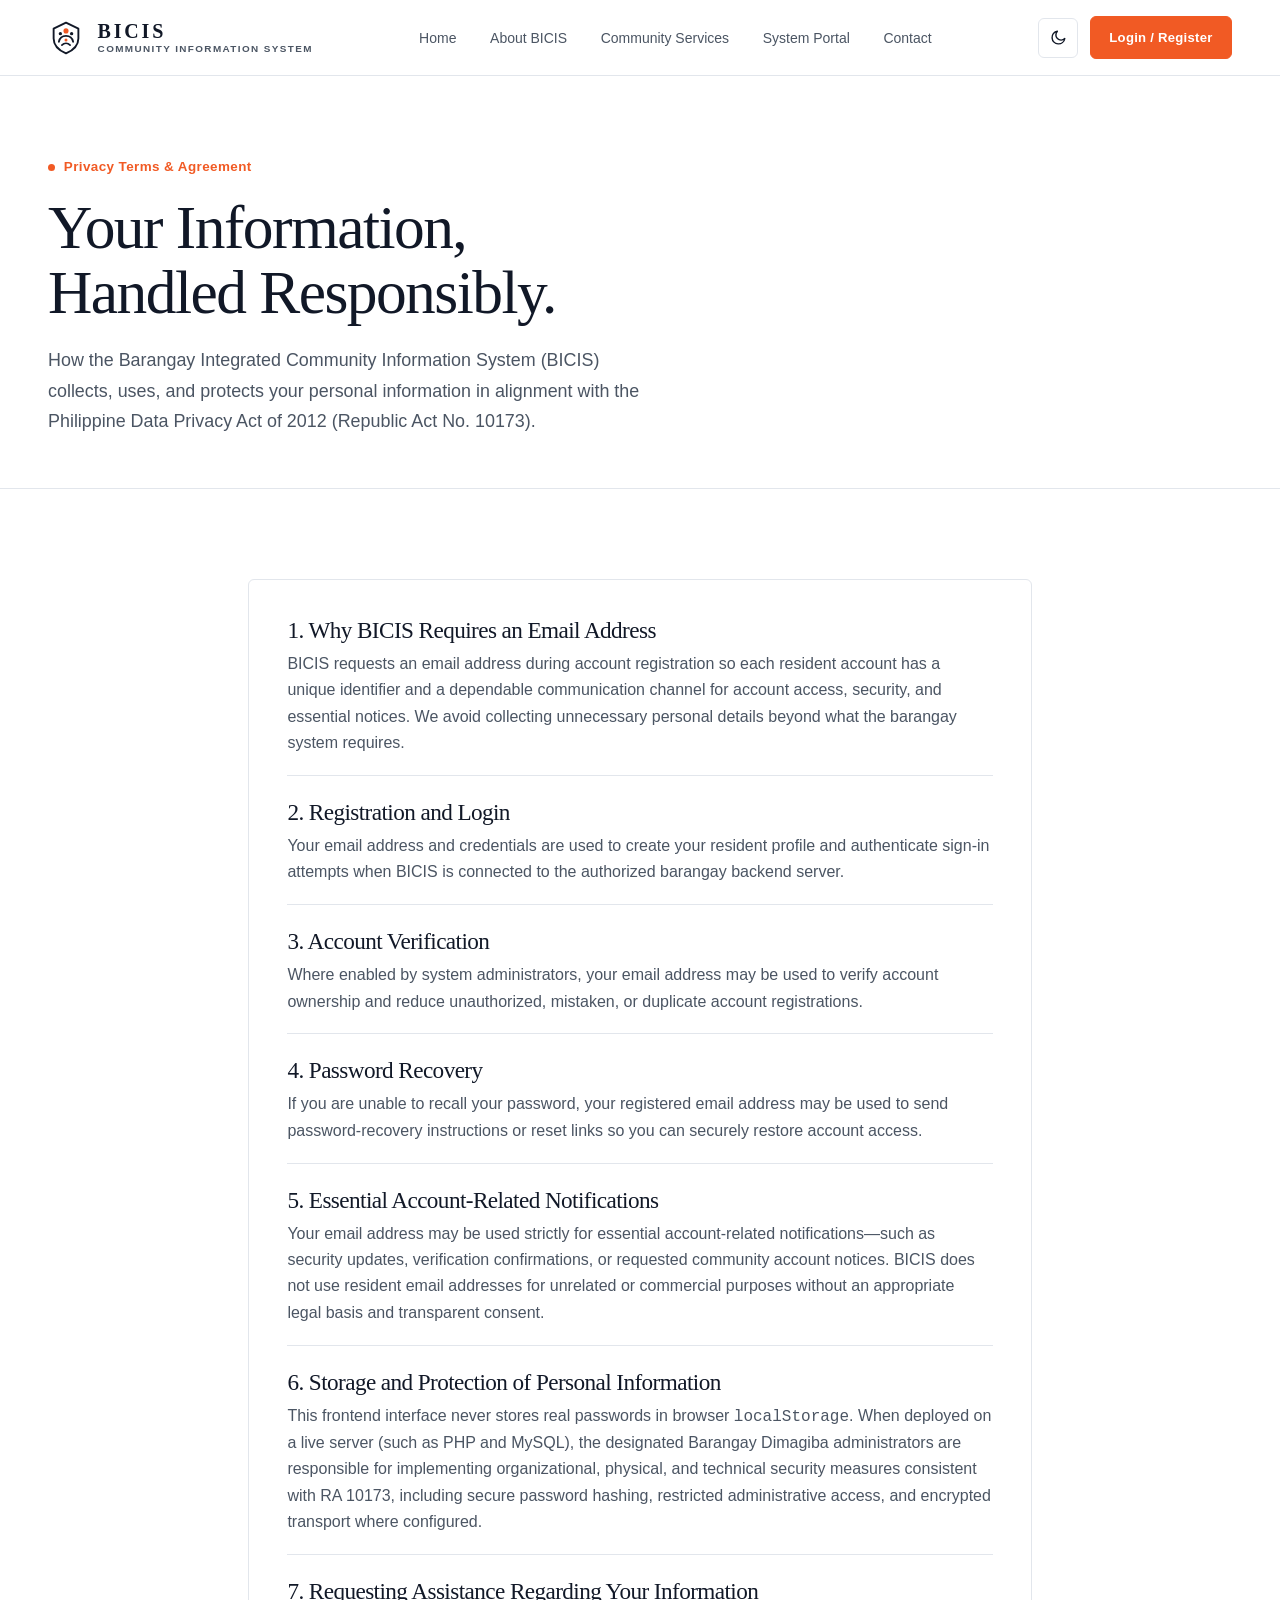
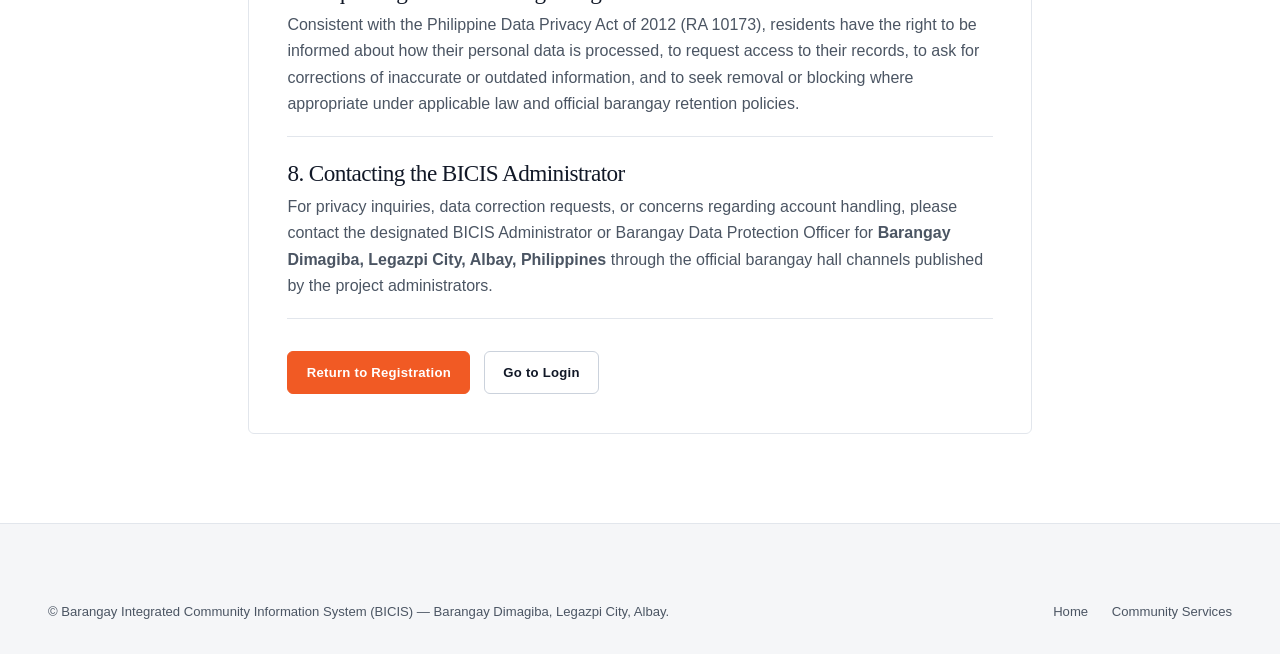
<file: pages/privacy.html>
<!DOCTYPE html>
<html lang="en" data-theme="light">
<head>
  <meta charset="UTF-8">
  <meta name="viewport" content="width=device-width, initial-scale=1.0">
  <meta name="description" content="Privacy Terms and Agreement for the Barangay Integrated Community Information System (BICIS), aligned with the Philippine Data Privacy Act of 2012 (RA 10173).">
  <title>Privacy Terms &amp; Agreement — BICIS</title>
  <link rel="icon" type="image/svg+xml" href="../assets/logos/bicis-favicon.svg">

  <script>
    (function () {
      try {
        var saved = localStorage.getItem("bicis-theme");
        var prefersDark = window.matchMedia && window.matchMedia("(prefers-color-scheme: dark)").matches;
        document.documentElement.setAttribute("data-theme", saved === "dark" || saved === "light" ? saved : (prefersDark ? "dark" : "light"));
      } catch (e) {}
    })();
  </script>

  <link rel="stylesheet" href="../css/style.css">
  <link rel="stylesheet" href="../css/animations.css">
  <link rel="stylesheet" href="../css/responsive.css">
</head>
<body>
  <a href="#main-content" class="skip-link">Skip to privacy policy</a>

  <header class="site-header is-solid">
    <div class="container nav-inner">
      <a href="../index.html" class="brand-link" aria-label="BICIS Home">
        <svg class="brand-emblem" viewBox="0 0 48 48" aria-hidden="true">
          <path d="M24 3.5L40.5 11.5V24.5C40.5 33.6 33.5 40.3 24 44.5C14.5 40.3 7.5 33.6 7.5 24.5V11.5L24 3.5Z" fill="none" stroke="currentColor" stroke-width="2.5" stroke-linejoin="round"></path>
          <path d="M14.5 29C15.5 24.2 19.3 21.2 24 21.2C28.7 21.2 32.5 24.2 33.5 29" fill="none" stroke="currentColor" stroke-width="2.4" stroke-linecap="round"></path>
          <path d="M18.5 33.5C20.1 31.8 21.9 31 24 31C26.1 31 27.9 31.8 29.5 33.5" fill="none" stroke="currentColor" stroke-width="2.2" stroke-linecap="round"></path>
          <circle cx="16.5" cy="18.2" r="2.2" fill="currentColor"></circle>
          <circle cx="31.5" cy="18.2" r="2.2" fill="currentColor"></circle>
          <circle cx="24" cy="14.5" r="3.4" fill="var(--accent)"></circle>
          <circle cx="24" cy="26.5" r="2" fill="var(--accent)"></circle>
        </svg>
        <span class="brand-text">
          <span class="brand-name">BICIS</span>
          <span class="brand-sub">Community Information System</span>
        </span>
      </a>

      <nav aria-label="Primary Navigation">
        <ul class="nav-menu">
          <li><a href="../index.html" class="nav-link">Home</a></li>
          <li><a href="about.html" class="nav-link">About BICIS</a></li>
          <li><a href="services.html" class="nav-link">Community Services</a></li>
          <li><a href="portal.html" class="nav-link">System Portal</a></li>
          <li><a href="../index.html#contact" class="nav-link">Contact</a></li>
        </ul>
      </nav>

      <div class="nav-actions">
        <button type="button" class="theme-toggle" data-theme-toggle aria-label="Toggle color theme" aria-pressed="false">
          <svg class="icon-sun" viewBox="0 0 24 24" fill="none" stroke="currentColor" stroke-width="1.9" stroke-linecap="round" stroke-linejoin="round" aria-hidden="true">
            <circle cx="12" cy="12" r="4.5"></circle>
            <line x1="12" y1="2.5" x2="12" y2="5"></line>
            <line x1="12" y1="19" x2="12" y2="21.5"></line>
            <line x1="4.9" y1="4.9" x2="6.7" y2="6.7"></line>
            <line x1="17.3" y1="17.3" x2="19.1" y2="19.1"></line>
            <line x1="2.5" y1="12" x2="5" y2="12"></line>
            <line x1="19" y1="12" x2="21.5" y2="12"></line>
            <line x1="4.9" y1="19.1" x2="6.7" y2="17.3"></line>
            <line x1="17.3" y1="6.7" x2="19.1" y2="4.9"></line>
          </svg>
          <svg class="icon-moon" viewBox="0 0 24 24" fill="none" stroke="currentColor" stroke-width="1.9" stroke-linecap="round" stroke-linejoin="round" aria-hidden="true">
            <path d="M21 12.8A8.5 8.5 0 1 1 11.2 3a6.7 6.7 0 0 0 9.8 9.8Z"></path>
          </svg>
        </button>

        <a href="login.html" class="btn btn-primary btn-sm nav-auth-desktop">Login / Register</a>

        <button type="button" class="nav-hamburger" id="nav-hamburger" aria-label="Open navigation menu" aria-expanded="false" aria-controls="mobile-drawer">
          <span></span>
          <span></span>
          <span></span>
        </button>
      </div>
    </div>
  </header>

  <div class="mobile-drawer" id="mobile-drawer" aria-hidden="true">
    <nav aria-label="Mobile Navigation">
      <ul class="mobile-nav-list">
        <li><a href="../index.html">Home <span>01</span></a></li>
        <li><a href="about.html">About BICIS <span>02</span></a></li>
        <li><a href="services.html">Community Services <span>03</span></a></li>
        <li><a href="privacy.html" class="is-active">Privacy Notice <span>04</span></a></li>
      </ul>
    </nav>
    <div class="mobile-drawer-footer">
      <a href="register.html" class="btn btn-primary btn-block">Return to Registration</a>
    </div>
  </div>

  <main id="main-content" class="page-main">
    <section class="page-hero">
      <div class="container">
        <span class="eyebrow eyebrow--accent">
          <span class="eyebrow-dot" aria-hidden="true"></span>
          <span>Privacy Terms &amp; Agreement</span>
        </span>
        <h1 class="page-hero-title">Your Information, Handled Responsibly.</h1>
        <p class="section-lead">
          How the Barangay Integrated Community Information System (BICIS) collects, uses, and protects your personal information in alignment with the Philippine Data Privacy Act of 2012 (Republic Act No. 10173).
        </p>
      </div>
    </section>

    <section class="editorial-section">
      <div class="container" style="max-width: 880px;">
        <div class="editorial-panel" style="display: flex; flex-direction: column; gap: 1.5rem;">
          <div class="privacy-clause">
            <h2 class="serif-heading" style="font-size: 1.45rem; margin-bottom: 0.5rem;">1. Why BICIS Requires an Email Address</h2>
            <p style="color: var(--text-secondary);">
              BICIS requests an email address during account registration so each resident account has a unique identifier and a dependable communication channel for account access, security, and essential notices. We avoid collecting unnecessary personal details beyond what the barangay system requires.
            </p>
          </div>

          <div class="privacy-clause">
            <h2 class="serif-heading" style="font-size: 1.45rem; margin-bottom: 0.5rem;">2. Registration and Login</h2>
            <p style="color: var(--text-secondary);">
              Your email address and credentials are used to create your resident profile and authenticate sign-in attempts when BICIS is connected to the authorized barangay backend server.
            </p>
          </div>

          <div class="privacy-clause">
            <h2 class="serif-heading" style="font-size: 1.45rem; margin-bottom: 0.5rem;">3. Account Verification</h2>
            <p style="color: var(--text-secondary);">
              Where enabled by system administrators, your email address may be used to verify account ownership and reduce unauthorized, mistaken, or duplicate account registrations.
            </p>
          </div>

          <div class="privacy-clause">
            <h2 class="serif-heading" style="font-size: 1.45rem; margin-bottom: 0.5rem;">4. Password Recovery</h2>
            <p style="color: var(--text-secondary);">
              If you are unable to recall your password, your registered email address may be used to send password-recovery instructions or reset links so you can securely restore account access.
            </p>
          </div>

          <div class="privacy-clause">
            <h2 class="serif-heading" style="font-size: 1.45rem; margin-bottom: 0.5rem;">5. Essential Account-Related Notifications</h2>
            <p style="color: var(--text-secondary);">
              Your email address may be used strictly for essential account-related notifications—such as security updates, verification confirmations, or requested community account notices. BICIS does not use resident email addresses for unrelated or commercial purposes without an appropriate legal basis and transparent consent.
            </p>
          </div>

          <div class="privacy-clause">
            <h2 class="serif-heading" style="font-size: 1.45rem; margin-bottom: 0.5rem;">6. Storage and Protection of Personal Information</h2>
            <p style="color: var(--text-secondary);">
              This frontend interface never stores real passwords in browser <code>localStorage</code>. When deployed on a live server (such as PHP and MySQL), the designated Barangay Dimagiba administrators are responsible for implementing organizational, physical, and technical security measures consistent with RA 10173, including secure password hashing, restricted administrative access, and encrypted transport where configured.
            </p>
          </div>

          <div class="privacy-clause">
            <h2 class="serif-heading" style="font-size: 1.45rem; margin-bottom: 0.5rem;">7. Requesting Assistance Regarding Your Information</h2>
            <p style="color: var(--text-secondary);">
              Consistent with the Philippine Data Privacy Act of 2012 (RA 10173), residents have the right to be informed about how their personal data is processed, to request access to their records, to ask for corrections of inaccurate or outdated information, and to seek removal or blocking where appropriate under applicable law and official barangay retention policies.
            </p>
          </div>

          <div class="privacy-clause">
            <h2 class="serif-heading" style="font-size: 1.45rem; margin-bottom: 0.5rem;">8. Contacting the BICIS Administrator</h2>
            <p style="color: var(--text-secondary);">
              For privacy inquiries, data correction requests, or concerns regarding account handling, please contact the designated BICIS Administrator or Barangay Data Protection Officer for <strong>Barangay Dimagiba, Legazpi City, Albay, Philippines</strong> through the official barangay hall channels published by the project administrators.
            </p>
          </div>

          <div style="display: flex; flex-wrap: wrap; gap: 0.85rem; padding-top: 0.5rem;">
            <a href="register.html" class="btn btn-primary btn-sm">Return to Registration</a>
            <a href="login.html" class="btn btn-secondary btn-sm">Go to Login</a>
          </div>
        </div>
      </div>
    </section>
  </main>

  <footer class="site-footer">
    <div class="container">
      <div class="footer-bottom" style="padding-top: 0;">
        <span>&copy; Barangay Integrated Community Information System (BICIS) — Barangay Dimagiba, Legazpi City, Albay.</span>
        <span>
          <a href="../index.html" style="margin-right: 1.25rem;">Home</a>
          <a href="services.html">Community Services</a>
        </span>
      </div>
    </div>
  </footer>

  <script src="../js/theme.js"></script>
  <script src="../js/script.js"></script>
</body>
</html>
</file>
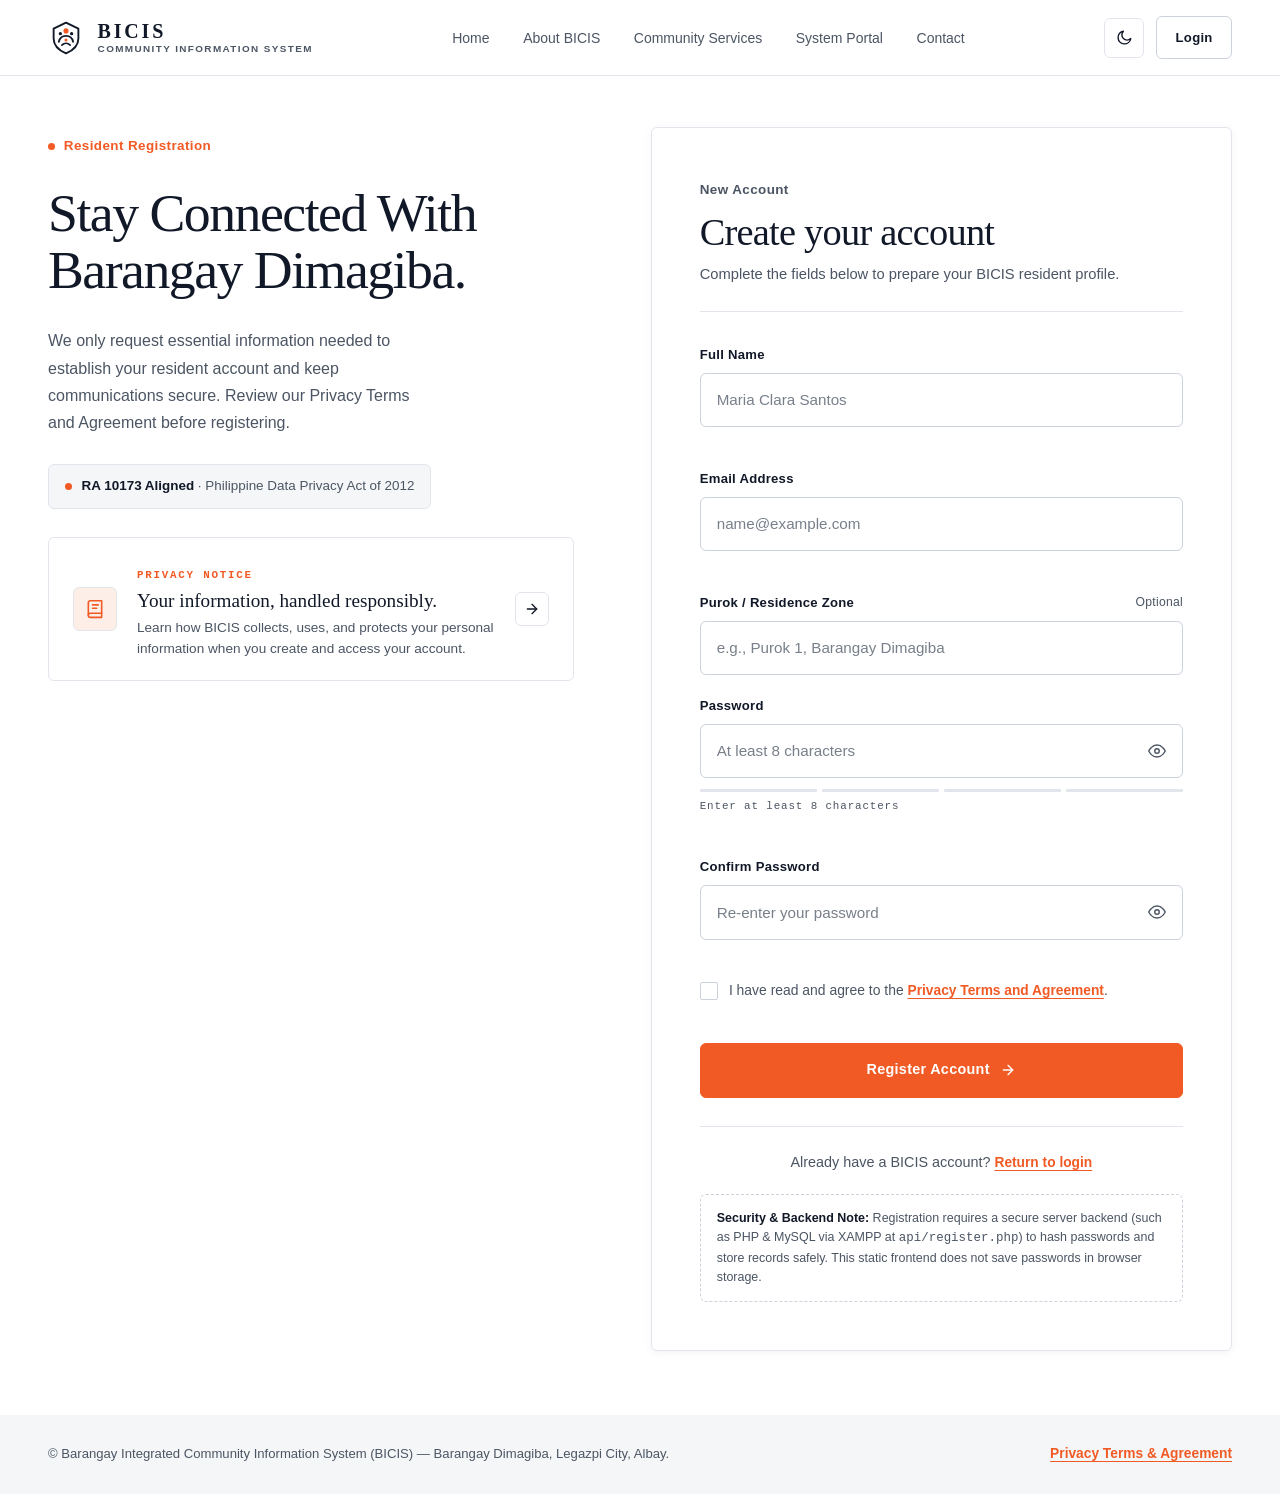
<file: pages/register.html>
<!DOCTYPE html>
<html lang="en" data-theme="light">
<head>
  <meta charset="UTF-8">
  <meta name="viewport" content="width=device-width, initial-scale=1.0">
  <meta name="description" content="Create your resident account on the Barangay Integrated Community Information System (BICIS) — Barangay Dimagiba, Legazpi City, Albay.">
  <title>Register — BICIS</title>
  <link rel="icon" type="image/svg+xml" href="../assets/logos/bicis-favicon.svg">

  <script>
    (function () {
      try {
        var saved = localStorage.getItem("bicis-theme");
        var prefersDark = window.matchMedia && window.matchMedia("(prefers-color-scheme: dark)").matches;
        document.documentElement.setAttribute("data-theme", saved === "dark" || saved === "light" ? saved : (prefersDark ? "dark" : "light"));
      } catch (e) {}
    })();
  </script>

  <link rel="stylesheet" href="../css/style.css">
  <link rel="stylesheet" href="../css/animations.css">
  <link rel="stylesheet" href="../css/auth.css">
  <link rel="stylesheet" href="../css/responsive.css">
</head>
<body class="auth-page-body">
  <a href="#main-content" class="skip-link">Skip to registration form</a>

  <!-- Navigation -->
  <header class="site-header is-solid">
    <div class="container nav-inner">
      <a href="../index.html" class="brand-link" aria-label="BICIS Home">
        <svg class="brand-emblem" viewBox="0 0 48 48" aria-hidden="true">
          <path d="M24 3.5L40.5 11.5V24.5C40.5 33.6 33.5 40.3 24 44.5C14.5 40.3 7.5 33.6 7.5 24.5V11.5L24 3.5Z" fill="none" stroke="currentColor" stroke-width="2.5" stroke-linejoin="round"></path>
          <path d="M14.5 29C15.5 24.2 19.3 21.2 24 21.2C28.7 21.2 32.5 24.2 33.5 29" fill="none" stroke="currentColor" stroke-width="2.4" stroke-linecap="round"></path>
          <path d="M18.5 33.5C20.1 31.8 21.9 31 24 31C26.1 31 27.9 31.8 29.5 33.5" fill="none" stroke="currentColor" stroke-width="2.2" stroke-linecap="round"></path>
          <circle cx="16.5" cy="18.2" r="2.2" fill="currentColor"></circle>
          <circle cx="31.5" cy="18.2" r="2.2" fill="currentColor"></circle>
          <circle cx="24" cy="14.5" r="3.4" fill="var(--accent)"></circle>
          <circle cx="24" cy="26.5" r="2" fill="var(--accent)"></circle>
        </svg>
        <span class="brand-text">
          <span class="brand-name">BICIS</span>
          <span class="brand-sub">Community Information System</span>
        </span>
      </a>

      <nav aria-label="Primary Navigation">
        <ul class="nav-menu">
          <li><a href="../index.html" class="nav-link">Home</a></li>
          <li><a href="about.html" class="nav-link">About BICIS</a></li>
          <li><a href="services.html" class="nav-link">Community Services</a></li>
          <li><a href="portal.html" class="nav-link">System Portal</a></li>
          <li><a href="../index.html#contact" class="nav-link">Contact</a></li>
        </ul>
      </nav>

      <div class="nav-actions">
        <button type="button" class="theme-toggle" data-theme-toggle aria-label="Toggle color theme" aria-pressed="false">
          <svg class="icon-sun" viewBox="0 0 24 24" fill="none" stroke="currentColor" stroke-width="1.9" stroke-linecap="round" stroke-linejoin="round" aria-hidden="true">
            <circle cx="12" cy="12" r="4.5"></circle>
            <line x1="12" y1="2.5" x2="12" y2="5"></line>
            <line x1="12" y1="19" x2="12" y2="21.5"></line>
            <line x1="4.9" y1="4.9" x2="6.7" y2="6.7"></line>
            <line x1="17.3" y1="17.3" x2="19.1" y2="19.1"></line>
            <line x1="2.5" y1="12" x2="5" y2="12"></line>
            <line x1="19" y1="12" x2="21.5" y2="12"></line>
            <line x1="4.9" y1="19.1" x2="6.7" y2="17.3"></line>
            <line x1="17.3" y1="6.7" x2="19.1" y2="4.9"></line>
          </svg>
          <svg class="icon-moon" viewBox="0 0 24 24" fill="none" stroke="currentColor" stroke-width="1.9" stroke-linecap="round" stroke-linejoin="round" aria-hidden="true">
            <path d="M21 12.8A8.5 8.5 0 1 1 11.2 3a6.7 6.7 0 0 0 9.8 9.8Z"></path>
          </svg>
        </button>

        <a href="login.html" class="btn btn-secondary btn-sm nav-auth-desktop">Login</a>

        <button type="button" class="nav-hamburger" id="nav-hamburger" aria-label="Open navigation menu" aria-expanded="false" aria-controls="mobile-drawer">
          <span></span>
          <span></span>
          <span></span>
        </button>
      </div>
    </div>
  </header>

  <div class="mobile-drawer" id="mobile-drawer" aria-hidden="true">
    <nav aria-label="Mobile Navigation">
      <ul class="mobile-nav-list">
        <li><a href="../index.html">Home <span>01</span></a></li>
        <li><a href="about.html">About BICIS <span>02</span></a></li>
        <li><a href="services.html">Community Services <span>03</span></a></li>
        <li><a href="privacy.html">Privacy Notice <span>04</span></a></li>
      </ul>
    </nav>
    <div class="mobile-drawer-footer">
      <a href="login.html" class="btn btn-primary btn-block">Login to BICIS</a>
    </div>
  </div>

  <!-- Main Registration Layout -->
  <main id="main-content" class="auth-main">
    <div class="container">
      <div class="auth-grid">
        <!-- Left Editorial Column -->
        <div class="auth-aside" data-reveal>
          <span class="eyebrow eyebrow--accent">
            <span class="eyebrow-dot" aria-hidden="true"></span>
            <span>Resident Registration</span>
          </span>

          <h1 class="auth-aside-title">
            Stay Connected With Barangay Dimagiba.
          </h1>

          <p class="auth-aside-desc">
            We only request essential information needed to establish your resident account and keep communications secure. Review our Privacy Terms and Agreement before registering.
          </p>

          <div class="auth-location-strip">
            <span class="eyebrow-dot" aria-hidden="true"></span>
            <span><strong>RA 10173 Aligned</strong> · Philippine Data Privacy Act of 2012</span>
          </div>

          <!-- PRIVACY NOTICE CARD -->
          <button type="button" class="privacy-notice-card" data-modal-open="privacy-modal">
            <span class="privacy-notice-icon" aria-hidden="true">
              <svg viewBox="0 0 24 24" fill="none" stroke="currentColor" stroke-width="1.9" stroke-linecap="round" stroke-linejoin="round">
                <path d="M4 19.5A2.5 2.5 0 0 1 6.5 17H20"></path>
                <path d="M6.5 2H20v20H6.5A2.5 2.5 0 0 1 4 19.5v-15A2.5 2.5 0 0 1 6.5 2Z"></path>
                <line x1="9" y1="7" x2="16" y2="7"></line>
                <line x1="9" y1="11" x2="14" y2="11"></line>
              </svg>
            </span>
            <span>
              <span class="privacy-notice-tag">PRIVACY NOTICE</span>
              <span class="privacy-notice-title">Your information, handled responsibly.</span>
              <span class="privacy-notice-desc">
                Learn how BICIS collects, uses, and protects your personal information when you create and access your account.
              </span>
            </span>
            <span class="privacy-notice-arrow" aria-hidden="true">
              <svg viewBox="0 0 24 24" fill="none" stroke="currentColor" stroke-width="2" stroke-linecap="round" stroke-linejoin="round">
                <line x1="5" y1="12" x2="19" y2="12"></line>
                <polyline points="12 5 19 12 12 19"></polyline>
              </svg>
            </span>
          </button>
        </div>

        <!-- Right Registration Card -->
        <section class="auth-card" aria-labelledby="register-heading" data-reveal data-reveal-delay="1">
          <div class="auth-card-header">
            <span class="eyebrow">New Account</span>
            <h2 id="register-heading" class="auth-heading">Create your account</h2>
            <p class="auth-subheading">
              Complete the fields below to prepare your BICIS resident profile.
            </p>
          </div>

          <form id="bicis-register-form" class="form-stack" action="../api/register.php" method="POST" novalidate>
            <div id="register-form-banner" class="form-banner" role="alert"></div>

            <div class="form-field">
              <label class="form-label" for="register-name">Full Name</label>
              <input
                type="text"
                id="register-name"
                name="full_name"
                class="form-input"
                placeholder="Maria Clara Santos"
                autocomplete="name"
                required
              >
              <span id="register-name-error" class="field-error" aria-live="polite"></span>
            </div>

            <div class="form-field">
              <label class="form-label" for="register-email">Email Address</label>
              <input
                type="email"
                id="register-email"
                name="email"
                class="form-input"
                placeholder="name@example.com"
                autocomplete="email"
                required
              >
              <span id="register-email-error" class="field-error" aria-live="polite"></span>
            </div>

            <div class="form-field">
              <label class="form-label" for="register-purok">
                <span>Purok / Residence Zone</span>
                <span class="form-label-optional">Optional</span>
              </label>
              <input
                type="text"
                id="register-purok"
                name="purok"
                class="form-input"
                placeholder="e.g., Purok 1, Barangay Dimagiba"
              >
            </div>

            <div class="form-field">
              <label class="form-label" for="register-password">Password</label>
              <div class="password-input-wrap">
                <input
                  type="password"
                  id="register-password"
                  name="password"
                  class="form-input"
                  placeholder="At least 8 characters"
                  autocomplete="new-password"
                  required
                >
                <button
                  type="button"
                  class="password-toggle-btn"
                  data-password-toggle="register-password"
                  aria-label="Show password"
                  aria-pressed="false"
                >
                  <svg class="icon-eye-open" viewBox="0 0 24 24" fill="none" stroke="currentColor" stroke-width="1.9" stroke-linecap="round" stroke-linejoin="round" aria-hidden="true">
                    <path d="M1 12s4-8 11-8 11 8 11 8-4 8-11 8-11-8-11-8Z"></path>
                    <circle cx="12" cy="12" r="3"></circle>
                  </svg>
                  <svg class="icon-eye-closed" style="display: none;" viewBox="0 0 24 24" fill="none" stroke="currentColor" stroke-width="1.9" stroke-linecap="round" stroke-linejoin="round" aria-hidden="true">
                    <path d="M17.94 17.94A10.07 10.07 0 0 1 12 20c-7 0-11-8-11-8a18.45 18.45 0 0 1 5.06-5.94"></path>
                    <path d="M9.9 4.24A9.12 9.12 0 0 1 12 4c7 0 11 8 11 8a18.5 18.5 0 0 1-2.16 3.19"></path>
                    <line x1="1" y1="1" x2="23" y2="23"></line>
                  </svg>
                </button>
              </div>
              <div id="password-strength" class="password-strength" aria-live="polite">
                <div class="strength-bars" aria-hidden="true">
                  <span class="strength-bar"></span>
                  <span class="strength-bar"></span>
                  <span class="strength-bar"></span>
                  <span class="strength-bar"></span>
                </div>
                <span class="strength-label">Enter at least 8 characters</span>
              </div>
              <span id="register-password-error" class="field-error" aria-live="polite"></span>
            </div>

            <div class="form-field">
              <label class="form-label" for="register-confirm">Confirm Password</label>
              <div class="password-input-wrap">
                <input
                  type="password"
                  id="register-confirm"
                  name="confirm_password"
                  class="form-input"
                  placeholder="Re-enter your password"
                  autocomplete="new-password"
                  required
                >
                <button
                  type="button"
                  class="password-toggle-btn"
                  data-password-toggle="register-confirm"
                  aria-label="Show confirm password"
                  aria-pressed="false"
                >
                  <svg class="icon-eye-open" viewBox="0 0 24 24" fill="none" stroke="currentColor" stroke-width="1.9" stroke-linecap="round" stroke-linejoin="round" aria-hidden="true">
                    <path d="M1 12s4-8 11-8 11 8 11 8-4 8-11 8-11-8-11-8Z"></path>
                    <circle cx="12" cy="12" r="3"></circle>
                  </svg>
                  <svg class="icon-eye-closed" style="display: none;" viewBox="0 0 24 24" fill="none" stroke="currentColor" stroke-width="1.9" stroke-linecap="round" stroke-linejoin="round" aria-hidden="true">
                    <path d="M17.94 17.94A10.07 10.07 0 0 1 12 20c-7 0-11-8-11-8a18.45 18.45 0 0 1 5.06-5.94"></path>
                    <path d="M9.9 4.24A9.12 9.12 0 0 1 12 4c7 0 11 8 11 8a18.5 18.5 0 0 1-2.16 3.19"></path>
                    <line x1="1" y1="1" x2="23" y2="23"></line>
                  </svg>
                </button>
              </div>
              <span id="register-confirm-error" class="field-error" aria-live="polite"></span>
            </div>

            <!-- Unchecked Privacy Terms & Agreement Consent -->
            <div class="form-field">
              <label class="checkbox-field" for="register-privacy">
                <input type="checkbox" id="register-privacy" name="privacy_agreement" required>
                <span>
                  I have read and agree to the
                  <button type="button" class="inline-action-link" data-modal-open="privacy-modal">Privacy Terms and Agreement</button>.
                </span>
              </label>
              <span id="register-privacy-error" class="field-error" aria-live="polite"></span>
            </div>

            <button type="submit" id="register-submit-btn" class="btn btn-primary btn-block">
              <span>Register Account</span>
              <svg class="icon-arrow-right" viewBox="0 0 24 24" fill="none" stroke="currentColor" stroke-width="2" stroke-linecap="round" stroke-linejoin="round" aria-hidden="true">
                <line x1="5" y1="12" x2="19" y2="12"></line>
                <polyline points="12 5 19 12 12 19"></polyline>
              </svg>
            </button>
          </form>

          <div class="auth-switch-footer">
            Already have a BICIS account?
            <a href="login.html" class="inline-action-link">Return to login</a>
          </div>

          <div class="auth-backend-note">
            <strong>Security &amp; Backend Note:</strong> Registration requires a secure server backend (such as PHP &amp; MySQL via XAMPP at <code>api/register.php</code>) to hash passwords and store records safely. This static frontend does not save passwords in browser storage.
          </div>
        </section>
      </div>
    </div>
  </main>

  <footer class="site-footer" style="padding-block: 1.75rem;">
    <div class="container">
      <div class="footer-bottom" style="padding-top: 0;">
        <span>&copy; Barangay Integrated Community Information System (BICIS) — Barangay Dimagiba, Legazpi City, Albay.</span>
        <span>
          <a href="privacy.html" class="inline-action-link">Privacy Terms &amp; Agreement</a>
        </span>
      </div>
    </div>
  </footer>

  <!-- Privacy Terms & Agreement Modal -->
  <div id="privacy-modal" class="modal-backdrop" role="dialog" aria-modal="true" aria-labelledby="privacy-modal-title" aria-hidden="true">
    <div class="modal-dialog">
      <div class="modal-header">
        <div>
          <span class="eyebrow eyebrow--accent">Privacy Terms &amp; Agreement</span>
          <h2 id="privacy-modal-title" class="modal-title">Your Information, Handled Responsibly</h2>
        </div>
        <button type="button" class="modal-close" data-modal-close aria-label="Close privacy notice">
          <svg width="16" height="16" viewBox="0 0 24 24" fill="none" stroke="currentColor" stroke-width="2.2" stroke-linecap="round" stroke-linejoin="round" aria-hidden="true">
            <line x1="18" y1="6" x2="6" y2="18"></line>
            <line x1="6" y1="6" x2="18" y2="18"></line>
          </svg>
        </button>
      </div>
      <div class="modal-body">
        <p>
          This Privacy Terms and Agreement explains how the <strong>Barangay Integrated Community Information System (BICIS)</strong> collects, uses, and safeguards your account information in accordance with the <strong>Philippine Data Privacy Act of 2012 (Republic Act No. 10173)</strong>.
        </p>
        <div class="privacy-clause">
          <h3>1. Why BICIS Requires an Email Address</h3>
          <p>An email address is requested to uniquely identify your resident account and provide a reliable contact channel for essential account actions.</p>
        </div>
        <div class="privacy-clause">
          <h3>2. Registration and Login</h3>
          <p>Your email address is used during registration and sign-in authentication when BICIS is connected to its authorized barangay server backend.</p>
        </div>
        <div class="privacy-clause">
          <h3>3. Account Verification</h3>
          <p>Your email address may be used to verify that you own the submitted address and to help prevent duplicate or unauthorized registrations.</p>
        </div>
        <div class="privacy-clause">
          <h3>4. Password Recovery</h3>
          <p>If you forget your password, your registered email address may be used to deliver password-recovery instructions or reset links.</p>
        </div>
        <div class="privacy-clause">
          <h3>5. Essential Account-Related Notifications</h3>
          <p>Your email is used strictly for essential account-related notices (security alerts, verification updates, or requested community account updates) and not for unrelated purposes without legal basis and transparent consent.</p>
        </div>
        <div class="privacy-clause">
          <h3>6. Storage and Protection of Personal Information</h3>
          <p>This static frontend does not store real passwords in localStorage. Upon live deployment on a barangay server (such as PHP/MySQL under XAMPP), administrators are responsible for maintaining appropriate technical, physical, and organizational safeguards, including secure password hashing and access controls.</p>
        </div>
        <div class="privacy-clause">
          <h3>7. How to Request Assistance Regarding Your Information</h3>
          <p>Under RA 10173, you have the right to inquire about, access, correct, or request removal of inaccurate or unnecessary personal information, subject to lawful barangay record-keeping requirements.</p>
        </div>
        <div class="privacy-clause">
          <h3>8. Contacting the BICIS Administrator</h3>
          <p>For privacy questions or data requests, contact the designated BICIS Administrator or Barangay Data Protection Officer at Barangay Dimagiba, Legazpi City, Albay.</p>
        </div>
      </div>
      <div class="modal-footer">
        <a href="privacy.html" class="inline-action-link">Open Full Privacy Page</a>
        <button type="button" class="btn btn-primary btn-sm" data-modal-close>Done Reviewing</button>
      </div>
    </div>
  </div>

  <script src="../js/theme.js"></script>
  <script src="../js/script.js"></script>
  <script src="../js/auth.js"></script>
</body>
</html>
</file>
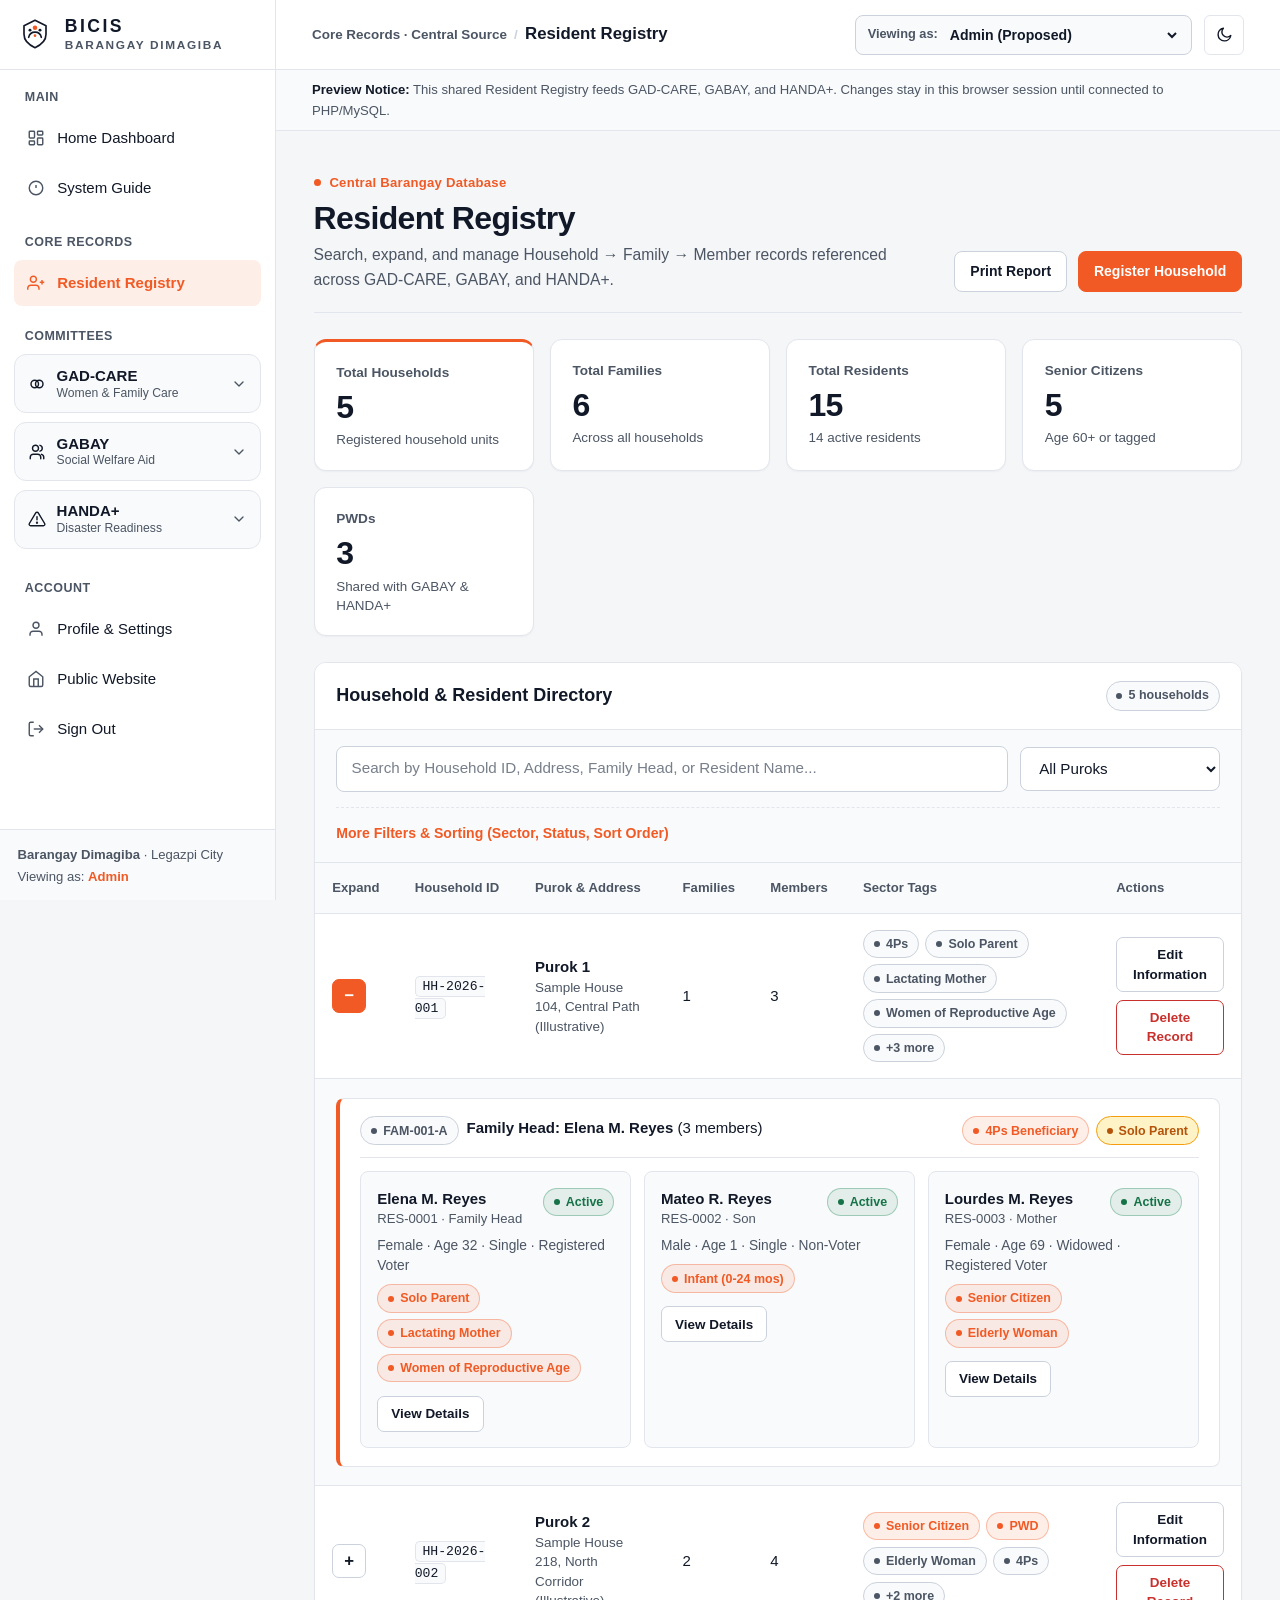
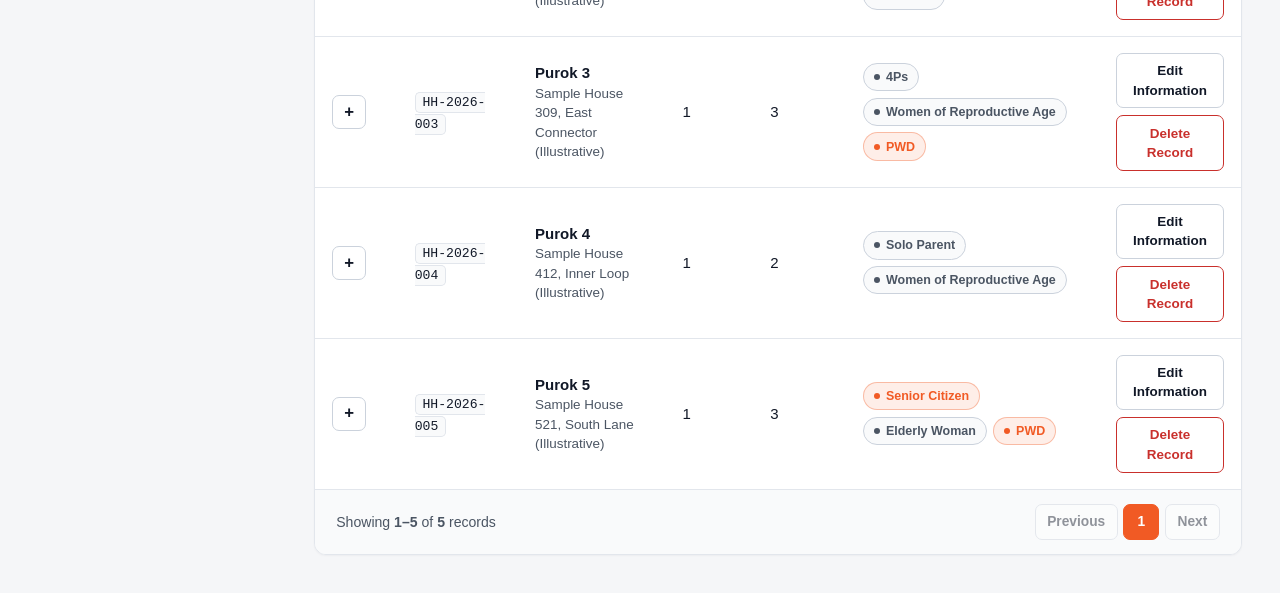
<file: pages/registry.html>
<!DOCTYPE html>
<html lang="en" data-theme="light">
<head>
  <meta charset="UTF-8">
  <meta name="viewport" content="width=device-width, initial-scale=1.0">
  <meta name="description" content="BICIS Resident Registry — Central Household, Family, and Resident Information System for Barangay Dimagiba, Legazpi City, Albay.">
  <title>Resident Registry — BICIS</title>
  <link rel="icon" type="image/svg+xml" href="../assets/logos/bicis-favicon.svg">

  <script>
    (function () {
      try {
        var saved = localStorage.getItem("bicis-theme");
        var prefersDark = window.matchMedia && window.matchMedia("(prefers-color-scheme: dark)").matches;
        document.documentElement.setAttribute("data-theme", saved === "dark" || saved === "light" ? saved : (prefersDark ? "dark" : "light"));
      } catch (e) {}
    })();
  </script>

  <link rel="stylesheet" href="../css/style.css">
  <link rel="stylesheet" href="../css/animations.css">
  <link rel="stylesheet" href="../css/portal.css">
  <link rel="stylesheet" href="../css/responsive.css">
</head>
<body class="portal-body">
  <div class="portal-shell">
    <aside id="portal-sidebar" class="portal-sidebar" aria-label="BICIS Portal Navigation"></aside>
    <div id="sidebar-backdrop" class="sidebar-backdrop"></div>

    <div class="portal-workspace">
      <header class="portal-topbar">
        <div class="portal-topbar-left">
          <button type="button" id="sidebar-mobile-trigger" class="sidebar-mobile-trigger" aria-label="Open portal sidebar">
            <svg width="18" height="18" viewBox="0 0 24 24" fill="none" stroke="currentColor" stroke-width="2"><line x1="3" y1="6" x2="21" y2="6"/><line x1="3" y1="12" x2="21" y2="12"/><line x1="3" y1="18" x2="21" y2="18"/></svg>
          </button>
          <div class="portal-breadcrumb">
            <span class="portal-breadcrumb-module">Core Records · Central Source</span>
            <span id="portal-breadcrumb-page" class="portal-breadcrumb-page">Resident Registry</span>
          </div>
        </div>

        <div class="portal-topbar-right">
          <div class="role-switcher-wrap" title="Proposed role preview — production permissions must be enforced on the PHP backend">
            <span class="role-switcher-label">Role Preview</span>
            <select id="portal-role-select" class="role-switcher-select" aria-label="Switch proposed preview role"></select>
          </div>
          <button type="button" class="theme-toggle" data-theme-toggle aria-label="Toggle color theme" aria-pressed="false">
            <svg class="icon-sun" viewBox="0 0 24 24" fill="none" stroke="currentColor" stroke-width="1.9" stroke-linecap="round" stroke-linejoin="round" aria-hidden="true">
              <circle cx="12" cy="12" r="4.5"></circle><line x1="12" y1="2.5" x2="12" y2="5"></line><line x1="12" y1="19" x2="12" y2="21.5"></line><line x1="4.9" y1="4.9" x2="6.7" y2="6.7"></line><line x1="17.3" y1="17.3" x2="19.1" y2="19.1"></line><line x1="2.5" y1="12" x2="5" y2="12"></line><line x1="19" y1="12" x2="21.5" y2="12"></line><line x1="4.9" y1="19.1" x2="6.7" y2="17.3"></line><line x1="17.3" y1="6.7" x2="19.1" y2="4.9"></line>
            </svg>
            <svg class="icon-moon" viewBox="0 0 24 24" fill="none" stroke="currentColor" stroke-width="1.9" stroke-linecap="round" stroke-linejoin="round" aria-hidden="true">
              <path d="M21 12.8A8.5 8.5 0 1 1 11.2 3a6.7 6.7 0 0 0 9.8 9.8Z"></path>
            </svg>
          </button>
        </div>
      </header>

      <div class="sample-data-strip">
        <span><strong>Preview Notice:</strong> This shared Resident Registry feeds GAD-CARE, GABAY, and HANDA+. Changes stay in this browser session until connected to PHP/MySQL.</span>
      </div>

      <main class="portal-content">
        <div id="registry-restricted" class="restricted-notice" style="display:none;">
          <span class="badge badge--danger">Access Restricted</span>
          <h1 class="serif-heading" style="font-size:1.75rem;">Resident Registry Requires Staff Authorization</h1>
          <p style="max-width:52ch;color:var(--text-secondary);font-size:0.92rem;">
            Under RA 10173 data privacy rules, resident profiles and household records are not exposed to Resident Read-Only accounts. Switch to a staff role preview above or return to the public dashboard.
          </p>
          <a href="portal.html#dashboard" class="btn btn-primary btn-sm">Return to Resident Dashboard</a>
        </div>

        <section id="view-dashboard" class="portal-view is-active" aria-labelledby="registry-heading">
          <div class="module-header">
            <div>
              <span class="eyebrow eyebrow--accent"><span class="eyebrow-dot"></span><span>Central Barangay Database</span></span>
              <h1 id="registry-heading" class="module-header-title">Resident Registry</h1>
              <p class="module-header-desc">
                Search, expand, and manage Household → Family → Member records referenced across GAD-CARE, GABAY, and HANDA+.
              </p>
            </div>
            <div class="module-actions">
              <button type="button" id="btn-print-registry" class="btn btn-secondary btn-sm">Print Report</button>
              <button type="button" id="btn-open-add-hh" class="btn btn-primary btn-sm">Register Household</button>
            </div>
          </div>

          <!-- Summary KPI Cards -->
          <div id="registry-kpi-grid" class="kpi-grid"></div>

          <!-- Searchable, Filterable, Sortable Expandable Table -->
          <div class="portal-card">
            <div class="portal-card-header">
              <h2 class="portal-card-title">Household &amp; Resident Directory</h2>
              <span id="registry-result-count" class="badge">0 households</span>
            </div>

            <div class="toolbar">
              <div class="toolbar-search">
                <label for="reg-search" class="sr-only">Search households or residents</label>
                <input type="search" id="reg-search" class="form-input" placeholder="Search by Household ID, Address, Family Head, or Resident Name...">
              </div>
              <div class="toolbar-control">
                <label for="reg-purok-filter" class="sr-only">Filter by Purok</label>
                <select id="reg-purok-filter" class="form-select">
                  <option value="all">All Puroks</option>
                  <option value="Purok 1">Purok 1</option>
                  <option value="Purok 2">Purok 2</option>
                  <option value="Purok 3">Purok 3</option>
                  <option value="Purok 4">Purok 4</option>
                  <option value="Purok 5">Purok 5</option>
                </select>
              </div>
              <details class="advanced-filters">
                <summary>More Filters &amp; Sorting (Sector, Status, Sort Order)</summary>
                <div class="advanced-filters-grid">
                  <div>
                    <label for="reg-sector-filter" class="form-label" style="font-size:0.82rem;">Sector Tag</label>
                    <select id="reg-sector-filter" class="form-select">
                      <option value="all">All Sectors</option>
                      <option value="Senior Citizen">Senior Citizen</option>
                      <option value="PWD">PWD</option>
                      <option value="4Ps">4Ps Household</option>
                      <option value="Solo Parent">Solo Parent</option>
                      <option value="Pregnant Woman">Pregnant Woman</option>
                      <option value="Lactating Mother">Lactating Mother</option>
                      <option value="Infant (0-24 mos)">Infant (0-24 mos)</option>
                    </select>
                  </div>
                  <div>
                    <label for="reg-status-filter" class="form-label" style="font-size:0.82rem;">Resident Status</label>
                    <select id="reg-status-filter" class="form-select">
                      <option value="all">All Statuses</option>
                      <option value="Active">Active</option>
                      <option value="Transferred">Transferred</option>
                      <option value="Deceased">Deceased</option>
                    </select>
                  </div>
                  <div>
                    <label for="reg-sort" class="form-label" style="font-size:0.82rem;">Sort Households By</label>
                    <select id="reg-sort" class="form-select">
                      <option value="id-asc">Household ID (A–Z)</option>
                      <option value="purok-asc">Purok (1–5)</option>
                      <option value="members-desc">Most Members First</option>
                      <option value="head-asc">Family Head Name (A–Z)</option>
                    </select>
                  </div>
                </div>
              </details>
            </div>

            <div class="table-wrap">
              <table class="data-table">
                <thead>
                  <tr>
                    <th style="width:46px;">Expand</th>
                    <th>Household ID</th>
                    <th>Purok &amp; Address</th>
                    <th>Families</th>
                    <th>Members</th>
                    <th>Sector Tags</th>
                    <th class="no-print">Actions</th>
                  </tr>
                </thead>
                <tbody id="registry-table-body"></tbody>
              </table>
            </div>
            <div id="registry-pagination" class="pagination-bar"></div>
          </div>
        </section>
      </main>
    </div>
  </div>

  <!-- ======================================================================
       MULTI-STEP ADD HOUSEHOLD MODAL (DYNAMIC FAMILIES & MEMBERS)
       ====================================================================== -->
  <div id="add-household-modal" class="modal-backdrop" role="dialog" aria-modal="true" aria-labelledby="add-hh-title" aria-hidden="true">
    <div class="modal-dialog" style="max-width:860px;">
      <div class="modal-header">
        <div>
          <span class="eyebrow eyebrow--accent">Multi-Step Registration</span>
          <h2 id="add-hh-title" class="modal-title">Add New Household</h2>
        </div>
        <button type="button" class="modal-close" data-modal-close aria-label="Close Add Household dialog">
          <svg width="16" height="16" viewBox="0 0 24 24" fill="none" stroke="currentColor" stroke-width="2.2"><line x1="18" y1="6" x2="6" y2="18"/><line x1="6" y1="6" x2="18" y2="18"/></svg>
        </button>
      </div>
      <div class="modal-body">
        <div class="wizard-steps" id="hh-wizard-steps">
          <div class="wizard-step-pill is-active" data-step-pill="1">1. Household Info</div>
          <div class="wizard-step-pill" data-step-pill="2">2. Families</div>
          <div class="wizard-step-pill" data-step-pill="3">3. Members</div>
          <div class="wizard-step-pill" data-step-pill="4">4. Review &amp; Save</div>
        </div>

        <div id="add-hh-banner" class="form-banner" role="alert"></div>

        <!-- Step 1: Household Info -->
        <div class="wizard-panel is-active" data-wizard-step="1">
          <div class="form-grid-2">
            <div class="form-field">
              <label class="form-label" for="add-hh-purok">Purok</label>
              <select id="add-hh-purok" class="form-select" required>
                <option value="Purok 1">Purok 1</option>
                <option value="Purok 2">Purok 2</option>
                <option value="Purok 3">Purok 3</option>
                <option value="Purok 4">Purok 4</option>
                <option value="Purok 5">Purok 5</option>
              </select>
            </div>
            <div class="form-field">
              <label class="form-label" for="add-hh-family-count">Number of Families in Household</label>
              <input type="number" id="add-hh-family-count" class="form-input" min="1" max="5" value="1" required>
            </div>
          </div>
          <div class="form-field">
            <label class="form-label" for="add-hh-street">Street &amp; House Number</label>
            <input type="text" id="add-hh-street" class="form-input" placeholder="e.g., House 120, Central Path" required>
          </div>
          <div class="form-field">
            <label class="form-label" for="add-hh-address">Complete Address</label>
            <input type="text" id="add-hh-address" class="form-input" value="Barangay Dimagiba, Legazpi City, Albay" required>
          </div>
        </div>

        <!-- Step 2: Dynamically Generated Family Sections -->
        <div class="wizard-panel" data-wizard-step="2">
          <p style="font-size:0.86rem;color:var(--text-secondary);">Configure each family below. Member sections in Step 3 will be generated automatically from the number of members entered.</p>
          <div id="dynamic-families-container" class="form-stack"></div>
        </div>

        <!-- Step 3: Dynamically Generated Member Sections -->
        <div class="wizard-panel" data-wizard-step="3">
          <p style="font-size:0.86rem;color:var(--text-secondary);">Enter individual resident details for every member. Age is calculated automatically from birthdate.</p>
          <div id="dynamic-members-container" class="form-stack"></div>
        </div>

        <!-- Step 4: Review -->
        <div class="wizard-panel" data-wizard-step="4">
          <div id="hh-review-summary" class="form-stack"></div>
        </div>
      </div>

      <div class="modal-footer">
        <button type="button" id="wizard-prev-btn" class="btn btn-secondary btn-sm" style="display:none;">Previous Step</button>
        <div style="display:flex;gap:0.6rem;margin-left:auto;">
          <button type="button" class="btn btn-ghost btn-sm" data-modal-close>Cancel</button>
          <button type="button" id="wizard-next-btn" class="btn btn-primary btn-sm">Next Step</button>
          <button type="button" id="wizard-save-btn" class="btn btn-primary btn-sm" style="display:none;">Save Household (Session)</button>
        </div>
      </div>
    </div>
  </div>

  <!-- EDIT HOUSEHOLD MODAL -->
  <div id="edit-household-modal" class="modal-backdrop" role="dialog" aria-modal="true" aria-labelledby="edit-hh-title" aria-hidden="true">
    <div class="modal-dialog" style="max-width:540px;">
      <div class="modal-header">
        <div>
          <span class="eyebrow eyebrow--accent">Update Record</span>
          <h2 id="edit-hh-title" class="modal-title">Edit Household</h2>
        </div>
        <button type="button" class="modal-close" data-modal-close aria-label="Close edit dialog">
          <svg width="16" height="16" viewBox="0 0 24 24" fill="none" stroke="currentColor" stroke-width="2.2"><line x1="18" y1="6" x2="6" y2="18"/><line x1="6" y1="6" x2="18" y2="18"/></svg>
        </button>
      </div>
      <div class="modal-body">
        <form id="edit-hh-form" class="form-stack">
          <input type="hidden" id="edit-hh-id">
          <div class="form-field">
            <label class="form-label" for="edit-hh-purok">Purok</label>
            <select id="edit-hh-purok" class="form-select">
              <option value="Purok 1">Purok 1</option>
              <option value="Purok 2">Purok 2</option>
              <option value="Purok 3">Purok 3</option>
              <option value="Purok 4">Purok 4</option>
              <option value="Purok 5">Purok 5</option>
            </select>
          </div>
          <div class="form-field">
            <label class="form-label" for="edit-hh-street">Street &amp; House Number</label>
            <input type="text" id="edit-hh-street" class="form-input" required>
          </div>
          <div class="form-field">
            <label class="form-label" for="edit-hh-address">Complete Address</label>
            <input type="text" id="edit-hh-address" class="form-input" required>
          </div>
          <button type="submit" class="btn btn-primary btn-block">Save Changes</button>
        </form>
      </div>
    </div>
  </div>

  <!-- INDIVIDUAL RESIDENT PROFILE MODAL -->
  <div id="resident-profile-modal" class="modal-backdrop" role="dialog" aria-modal="true" aria-labelledby="res-profile-title" aria-hidden="true">
    <div class="modal-dialog" style="max-width:680px;">
      <div class="modal-header">
        <div>
          <span class="eyebrow eyebrow--accent">Individual Resident Profile</span>
          <h2 id="res-profile-title" class="modal-title">Resident Details</h2>
        </div>
        <button type="button" class="modal-close" data-modal-close aria-label="Close resident profile">
          <svg width="16" height="16" viewBox="0 0 24 24" fill="none" stroke="currentColor" stroke-width="2.2"><line x1="18" y1="6" x2="6" y2="18"/><line x1="6" y1="6" x2="18" y2="18"/></svg>
        </button>
      </div>
      <div class="modal-body" id="resident-profile-body"></div>
      <div class="modal-footer">
        <button type="button" class="btn btn-primary btn-sm" data-modal-close>Close Profile</button>
      </div>
    </div>
  </div>

  <!-- DELETE CONFIRMATION MODAL -->
  <div id="delete-household-modal" class="modal-backdrop" role="dialog" aria-modal="true" aria-labelledby="del-hh-title" aria-hidden="true">
    <div class="modal-dialog" style="max-width:480px;">
      <div class="modal-header">
        <div>
          <span class="eyebrow" style="color:var(--error-color);">Destructive Action</span>
          <h2 id="del-hh-title" class="modal-title">Confirm Household Deletion</h2>
        </div>
        <button type="button" class="modal-close" data-modal-close aria-label="Close delete confirmation">
          <svg width="16" height="16" viewBox="0 0 24 24" fill="none" stroke="currentColor" stroke-width="2.2"><line x1="18" y1="6" x2="6" y2="18"/><line x1="6" y1="6" x2="18" y2="18"/></svg>
        </button>
      </div>
      <div class="modal-body">
        <div class="alert-box alert-box--danger" id="delete-hh-message"></div>
      </div>
      <div class="modal-footer">
        <button type="button" class="btn btn-secondary btn-sm" data-modal-close>Cancel</button>
        <button type="button" id="confirm-delete-hh-btn" class="btn btn-primary btn-sm" style="background:var(--error-color);border-color:var(--error-color);">Delete Household</button>
      </div>
    </div>
  </div>

  <script src="../js/theme.js"></script>
  <script src="../js/script.js"></script>
  <script src="../js/bicis-store.js"></script>
  <script src="../js/portal-shell.js"></script>
  <script src="../js/registry.js"></script>
</body>
</html>
</file>
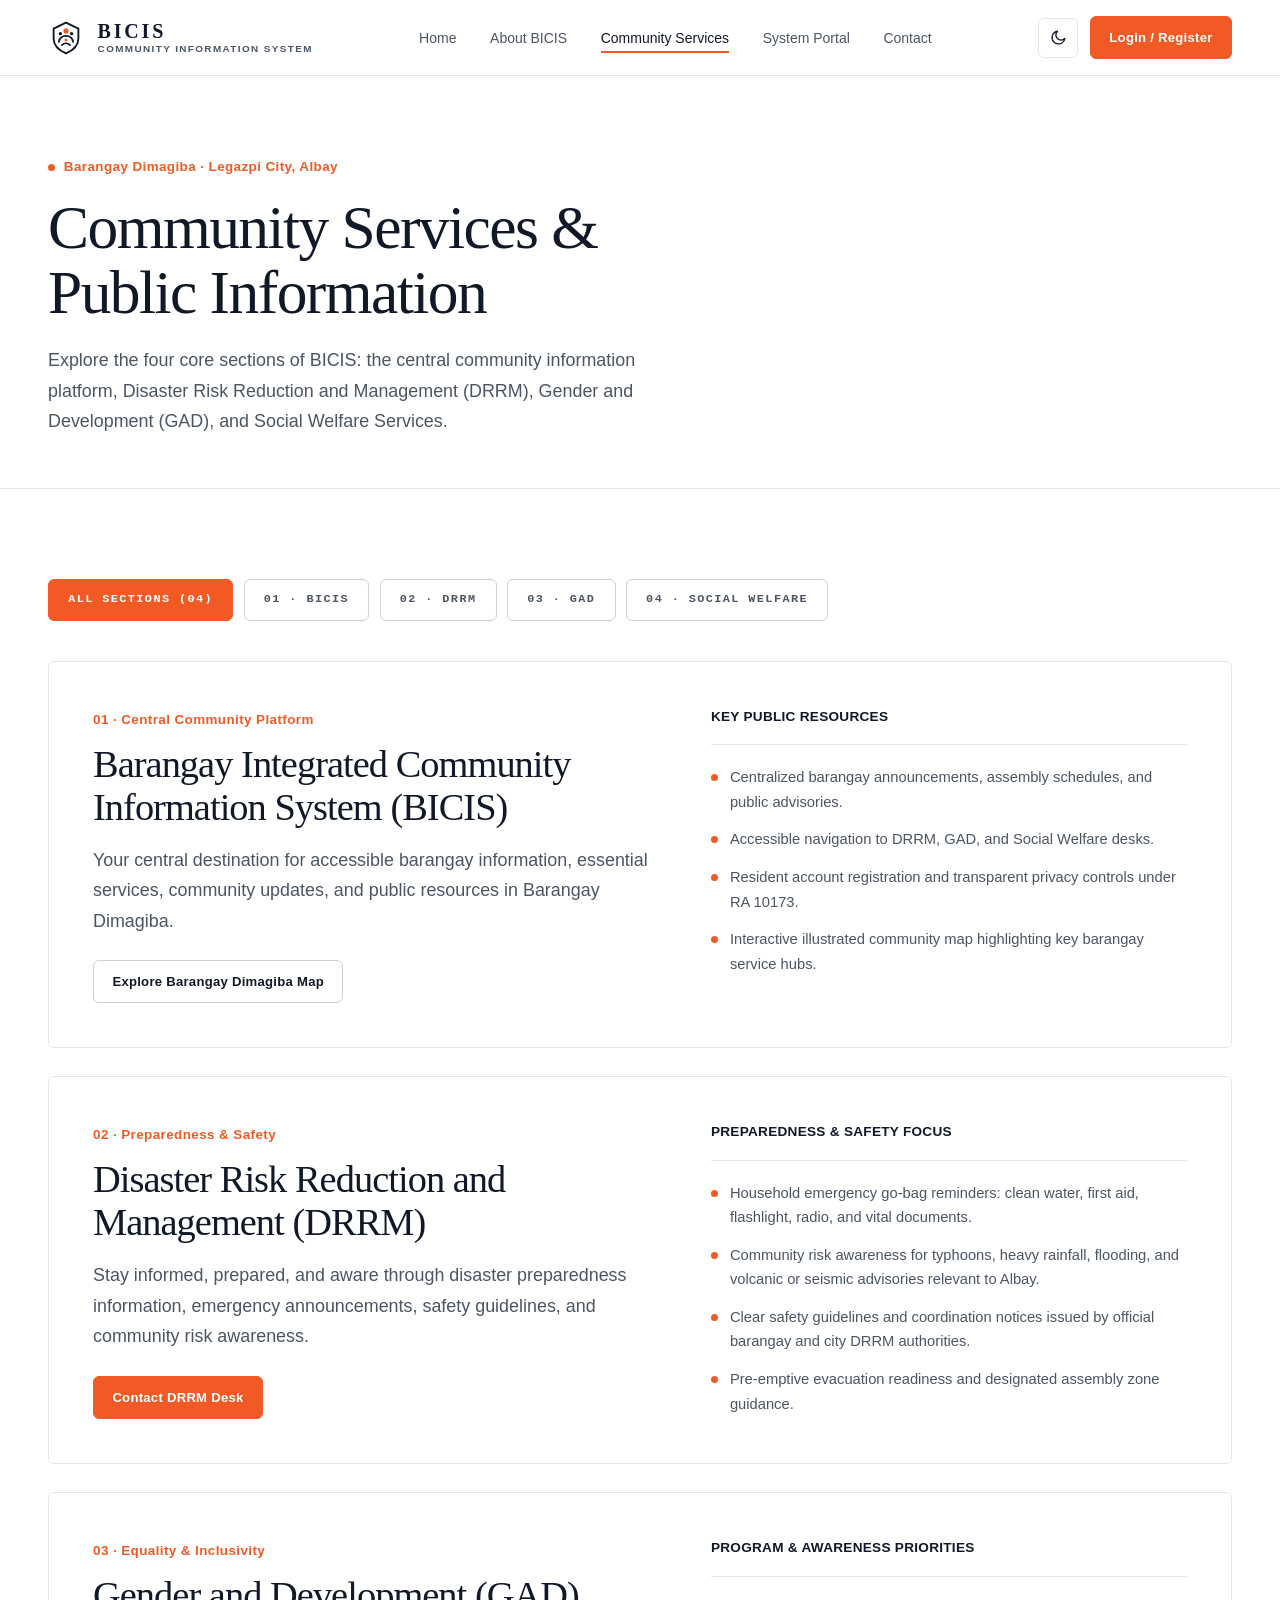
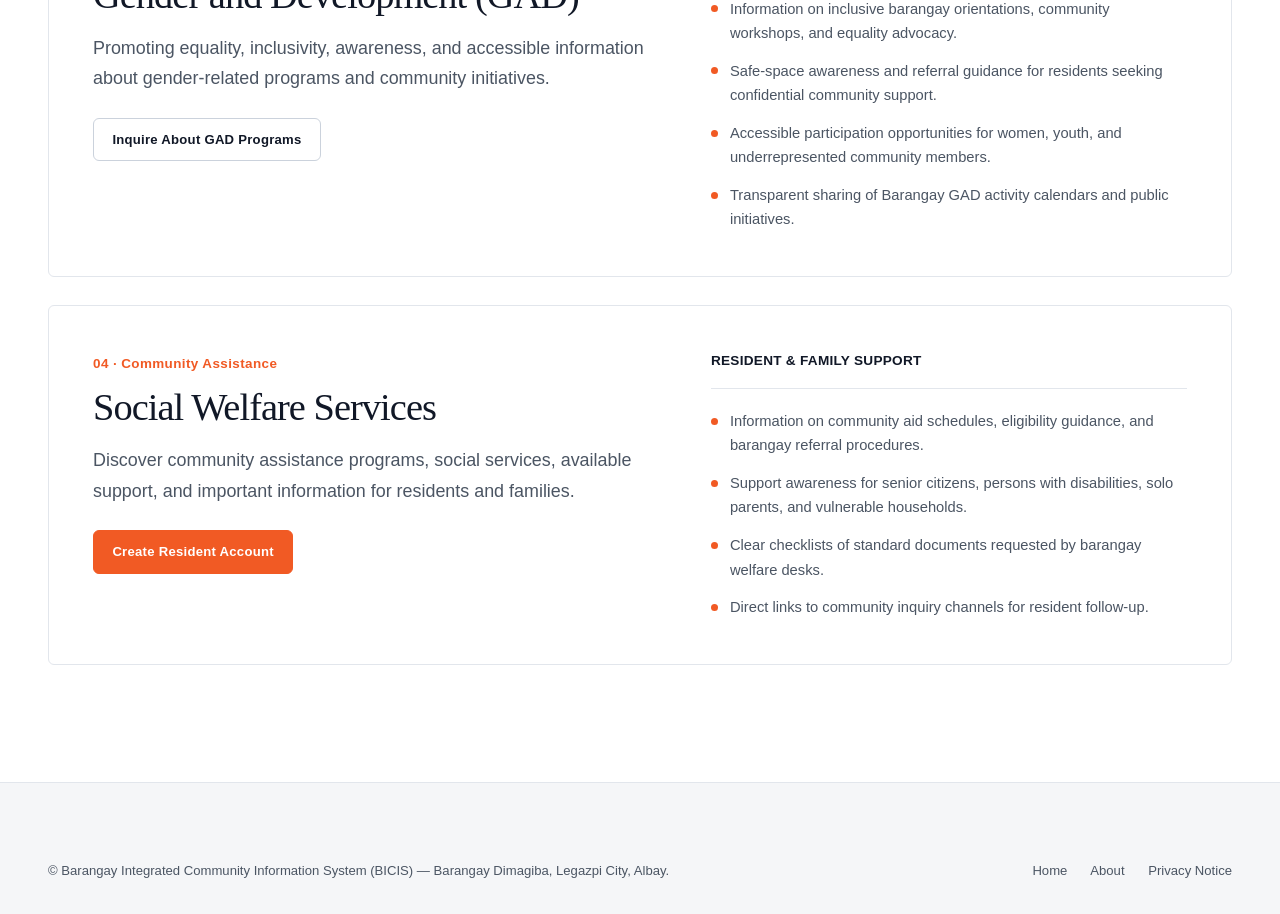
<file: pages/services.html>
<!DOCTYPE html>
<html lang="en" data-theme="light">
<head>
  <meta charset="UTF-8">
  <meta name="viewport" content="width=device-width, initial-scale=1.0">
  <meta name="description" content="Explore BICIS, DRRM, GAD, and Social Welfare community services for Barangay Dimagiba, Legazpi City, Albay.">
  <title>Community Services — BICIS</title>
  <link rel="icon" type="image/svg+xml" href="../assets/logos/bicis-favicon.svg">

  <script>
    (function () {
      try {
        var saved = localStorage.getItem("bicis-theme");
        var prefersDark = window.matchMedia && window.matchMedia("(prefers-color-scheme: dark)").matches;
        document.documentElement.setAttribute("data-theme", saved === "dark" || saved === "light" ? saved : (prefersDark ? "dark" : "light"));
      } catch (e) {}
    })();
  </script>

  <link rel="stylesheet" href="../css/style.css">
  <link rel="stylesheet" href="../css/animations.css">
  <link rel="stylesheet" href="../css/responsive.css">
</head>
<body>
  <a href="#main-content" class="skip-link">Skip to community services</a>

  <header class="site-header is-solid">
    <div class="container nav-inner">
      <a href="../index.html" class="brand-link" aria-label="BICIS Home">
        <svg class="brand-emblem" viewBox="0 0 48 48" aria-hidden="true">
          <path d="M24 3.5L40.5 11.5V24.5C40.5 33.6 33.5 40.3 24 44.5C14.5 40.3 7.5 33.6 7.5 24.5V11.5L24 3.5Z" fill="none" stroke="currentColor" stroke-width="2.5" stroke-linejoin="round"></path>
          <path d="M14.5 29C15.5 24.2 19.3 21.2 24 21.2C28.7 21.2 32.5 24.2 33.5 29" fill="none" stroke="currentColor" stroke-width="2.4" stroke-linecap="round"></path>
          <path d="M18.5 33.5C20.1 31.8 21.9 31 24 31C26.1 31 27.9 31.8 29.5 33.5" fill="none" stroke="currentColor" stroke-width="2.2" stroke-linecap="round"></path>
          <circle cx="16.5" cy="18.2" r="2.2" fill="currentColor"></circle>
          <circle cx="31.5" cy="18.2" r="2.2" fill="currentColor"></circle>
          <circle cx="24" cy="14.5" r="3.4" fill="var(--accent)"></circle>
          <circle cx="24" cy="26.5" r="2" fill="var(--accent)"></circle>
        </svg>
        <span class="brand-text">
          <span class="brand-name">BICIS</span>
          <span class="brand-sub">Community Information System</span>
        </span>
      </a>

      <nav aria-label="Primary Navigation">
        <ul class="nav-menu">
          <li><a href="../index.html" class="nav-link">Home</a></li>
          <li><a href="about.html" class="nav-link">About BICIS</a></li>
          <li><a href="services.html" class="nav-link is-active" aria-current="page">Community Services</a></li>
          <li><a href="portal.html" class="nav-link">System Portal</a></li>
          <li><a href="../index.html#contact" class="nav-link">Contact</a></li>
        </ul>
      </nav>

      <div class="nav-actions">
        <button type="button" class="theme-toggle" data-theme-toggle aria-label="Toggle color theme" aria-pressed="false">
          <svg class="icon-sun" viewBox="0 0 24 24" fill="none" stroke="currentColor" stroke-width="1.9" stroke-linecap="round" stroke-linejoin="round" aria-hidden="true">
            <circle cx="12" cy="12" r="4.5"></circle>
            <line x1="12" y1="2.5" x2="12" y2="5"></line>
            <line x1="12" y1="19" x2="12" y2="21.5"></line>
            <line x1="4.9" y1="4.9" x2="6.7" y2="6.7"></line>
            <line x1="17.3" y1="17.3" x2="19.1" y2="19.1"></line>
            <line x1="2.5" y1="12" x2="5" y2="12"></line>
            <line x1="19" y1="12" x2="21.5" y2="12"></line>
            <line x1="4.9" y1="19.1" x2="6.7" y2="17.3"></line>
            <line x1="17.3" y1="6.7" x2="19.1" y2="4.9"></line>
          </svg>
          <svg class="icon-moon" viewBox="0 0 24 24" fill="none" stroke="currentColor" stroke-width="1.9" stroke-linecap="round" stroke-linejoin="round" aria-hidden="true">
            <path d="M21 12.8A8.5 8.5 0 1 1 11.2 3a6.7 6.7 0 0 0 9.8 9.8Z"></path>
          </svg>
        </button>

        <a href="login.html" class="btn btn-primary btn-sm nav-auth-desktop">Login / Register</a>

        <button type="button" class="nav-hamburger" id="nav-hamburger" aria-label="Open navigation menu" aria-expanded="false" aria-controls="mobile-drawer">
          <span></span>
          <span></span>
          <span></span>
        </button>
      </div>
    </div>
  </header>

  <div class="mobile-drawer" id="mobile-drawer" aria-hidden="true">
    <nav aria-label="Mobile Navigation">
      <ul class="mobile-nav-list">
        <li><a href="../index.html">Home <span>01</span></a></li>
        <li><a href="about.html">About BICIS <span>02</span></a></li>
        <li><a href="services.html" class="is-active">Community Services <span>03</span></a></li>
        <li><a href="../index.html#contact">Contact <span>04</span></a></li>
        <li><a href="privacy.html">Privacy Notice <span>05</span></a></li>
      </ul>
    </nav>
    <div class="mobile-drawer-footer">
      <a href="login.html" class="btn btn-primary btn-block">Login / Register</a>
    </div>
  </div>

  <main id="main-content" class="page-main">
    <section class="page-hero">
      <div class="container">
        <span class="eyebrow eyebrow--accent">
          <span class="eyebrow-dot" aria-hidden="true"></span>
          <span>Barangay Dimagiba · Legazpi City, Albay</span>
        </span>
        <h1 class="page-hero-title">Community Services &amp; Public Information</h1>
        <p class="section-lead">
          Explore the four core sections of BICIS: the central community information platform, Disaster Risk Reduction and Management (DRRM), Gender and Development (GAD), and Social Welfare Services.
        </p>
      </div>
    </section>

    <section class="editorial-section">
      <div class="container">
        <!-- Category Filter Tabs -->
        <div class="service-tabs" role="group" aria-label="Filter service sections">
          <button type="button" class="service-tab-btn is-active" data-service-filter="all" aria-pressed="true">All Sections (04)</button>
          <button type="button" class="service-tab-btn" data-service-filter="bicis" aria-pressed="false">01 · BICIS</button>
          <button type="button" class="service-tab-btn" data-service-filter="drrm" aria-pressed="false">02 · DRRM</button>
          <button type="button" class="service-tab-btn" data-service-filter="gad" aria-pressed="false">03 · GAD</button>
          <button type="button" class="service-tab-btn" data-service-filter="social-welfare" aria-pressed="false">04 · Social Welfare</button>
        </div>

        <!-- 01 — BICIS -->
        <article id="bicis" class="service-detail-card" data-service-category="bicis" data-reveal>
          <div class="service-detail-grid">
            <div>
              <span class="eyebrow eyebrow--accent">01 · Central Community Platform</span>
              <h2 class="section-title" style="font-size: clamp(1.75rem, 3vw, 2.4rem); margin-top: 0.65rem; margin-bottom: 1rem;">
                Barangay Integrated Community Information System (BICIS)
              </h2>
              <p class="section-lead" style="margin-bottom: 1.5rem;">
                Your central destination for accessible barangay information, essential services, community updates, and public resources in Barangay Dimagiba.
              </p>
              <a href="../index.html#community-map" class="btn btn-secondary btn-sm">Explore Barangay Dimagiba Map</a>
            </div>
            <div>
              <h3 class="footer-col-title">Key Public Resources</h3>
              <ul class="service-checklist">
                <li>Centralized barangay announcements, assembly schedules, and public advisories.</li>
                <li>Accessible navigation to DRRM, GAD, and Social Welfare desks.</li>
                <li>Resident account registration and transparent privacy controls under RA 10173.</li>
                <li>Interactive illustrated community map highlighting key barangay service hubs.</li>
              </ul>
            </div>
          </div>
        </article>

        <!-- 02 — DRRM -->
        <article id="drrm" class="service-detail-card" data-service-category="drrm" data-reveal>
          <div class="service-detail-grid">
            <div>
              <span class="eyebrow eyebrow--accent">02 · Preparedness &amp; Safety</span>
              <h2 class="section-title" style="font-size: clamp(1.75rem, 3vw, 2.4rem); margin-top: 0.65rem; margin-bottom: 1rem;">
                Disaster Risk Reduction and Management (DRRM)
              </h2>
              <p class="section-lead" style="margin-bottom: 1.5rem;">
                Stay informed, prepared, and aware through disaster preparedness information, emergency announcements, safety guidelines, and community risk awareness.
              </p>
              <a href="../index.html#contact" class="btn btn-primary btn-sm">Contact DRRM Desk</a>
            </div>
            <div>
              <h3 class="footer-col-title">Preparedness &amp; Safety Focus</h3>
              <ul class="service-checklist">
                <li>Household emergency go-bag reminders: clean water, first aid, flashlight, radio, and vital documents.</li>
                <li>Community risk awareness for typhoons, heavy rainfall, flooding, and volcanic or seismic advisories relevant to Albay.</li>
                <li>Clear safety guidelines and coordination notices issued by official barangay and city DRRM authorities.</li>
                <li>Pre-emptive evacuation readiness and designated assembly zone guidance.</li>
              </ul>
            </div>
          </div>
        </article>

        <!-- 03 — GAD -->
        <article id="gad" class="service-detail-card" data-service-category="gad" data-reveal>
          <div class="service-detail-grid">
            <div>
              <span class="eyebrow eyebrow--accent">03 · Equality &amp; Inclusivity</span>
              <h2 class="section-title" style="font-size: clamp(1.75rem, 3vw, 2.4rem); margin-top: 0.65rem; margin-bottom: 1rem;">
                Gender and Development (GAD)
              </h2>
              <p class="section-lead" style="margin-bottom: 1.5rem;">
                Promoting equality, inclusivity, awareness, and accessible information about gender-related programs and community initiatives.
              </p>
              <a href="../index.html#contact" class="btn btn-secondary btn-sm">Inquire About GAD Programs</a>
            </div>
            <div>
              <h3 class="footer-col-title">Program &amp; Awareness Priorities</h3>
              <ul class="service-checklist">
                <li>Information on inclusive barangay orientations, community workshops, and equality advocacy.</li>
                <li>Safe-space awareness and referral guidance for residents seeking confidential community support.</li>
                <li>Accessible participation opportunities for women, youth, and underrepresented community members.</li>
                <li>Transparent sharing of Barangay GAD activity calendars and public initiatives.</li>
              </ul>
            </div>
          </div>
        </article>

        <!-- 04 — SOCIAL WELFARE -->
        <article id="social-welfare" class="service-detail-card" data-service-category="social-welfare" data-reveal>
          <div class="service-detail-grid">
            <div>
              <span class="eyebrow eyebrow--accent">04 · Community Assistance</span>
              <h2 class="section-title" style="font-size: clamp(1.75rem, 3vw, 2.4rem); margin-top: 0.65rem; margin-bottom: 1rem;">
                Social Welfare Services
              </h2>
              <p class="section-lead" style="margin-bottom: 1.5rem;">
                Discover community assistance programs, social services, available support, and important information for residents and families.
              </p>
              <a href="register.html" class="btn btn-primary btn-sm">Create Resident Account</a>
            </div>
            <div>
              <h3 class="footer-col-title">Resident &amp; Family Support</h3>
              <ul class="service-checklist">
                <li>Information on community aid schedules, eligibility guidance, and barangay referral procedures.</li>
                <li>Support awareness for senior citizens, persons with disabilities, solo parents, and vulnerable households.</li>
                <li>Clear checklists of standard documents requested by barangay welfare desks.</li>
                <li>Direct links to community inquiry channels for resident follow-up.</li>
              </ul>
            </div>
          </div>
        </article>
      </div>
    </section>
  </main>

  <footer class="site-footer">
    <div class="container">
      <div class="footer-bottom" style="padding-top: 0;">
        <span>&copy; Barangay Integrated Community Information System (BICIS) — Barangay Dimagiba, Legazpi City, Albay.</span>
        <span>
          <a href="../index.html" style="margin-right: 1.25rem;">Home</a>
          <a href="about.html" style="margin-right: 1.25rem;">About</a>
          <a href="privacy.html" class="inline-action-link">Privacy Notice</a>
        </span>
      </div>
    </div>
  </footer>

  <script src="../js/theme.js"></script>
  <script src="../js/script.js"></script>
</body>
</html>
</file>
<file: css/style.css>
/* ==========================================================================
   BICIS — Barangay Integrated Community Information System
   Global Stylesheet & Design Tokens (Light & Dark Mode)
   Pure CSS3 — Zero Frameworks
   ========================================================================== */

:root {
  /* Light Mode Palette — Crisp Contrast & Calm Neutral Surfaces */
  --bg-primary: #FFFFFF;
  --bg-secondary: #F5F6F8;
  --bg-elevated: #FFFFFF;
  --bg-glass: rgba(255, 255, 255, 0.96);
  --bg-glass-strong: rgba(255, 255, 255, 0.98);
  --text-primary: #111827;
  --text-secondary: #4B5563;
  --text-inverse: #FFFFFF;
  --border: #E2E6EC;
  --border-strong: #CBD2DC;
  --accent: #F15A24;
  --accent-hover: #D94B18;
  --accent-soft: rgba(241, 90, 36, 0.10);
  --accent-glow: rgba(241, 90, 36, 0.20);

  /* Semantic Status */
  --error-color: #C9302C;
  --error-bg: rgba(201, 48, 44, 0.09);
  --success-color: #157347;
  --success-bg: rgba(21, 115, 71, 0.09);

  /* Typography */
  --font-serif: "Iowan Old Style", "Palatino Linotype", "Book Antiqua", Palatino, Georgia, "Times New Roman", serif;
  --font-sans: "Inter", "Helvetica Neue", -apple-system, BlinkMacSystemFont, "Segoe UI", Roboto, Arial, sans-serif;
  --font-mono: ui-monospace, SFMono-Regular, Menlo, Monaco, Consolas, "Liberation Mono", monospace;

  /* Layout & Rhythm — Consistent Refined Corner Radii */
  --container-max: 1320px;
  --nav-height: 76px;
  --radius-xs: 6px;
  --radius-sm: 8px;
  --radius-md: 12px;

  /* Elevation & Transitions */
  --shadow-subtle: 0 2px 10px rgba(15, 23, 42, 0.05);
  --shadow-elevated: 0 14px 36px rgba(15, 23, 42, 0.11);
  --ease-editorial: cubic-bezier(0.22, 1, 0.36, 1);
  --transition-fast: 160ms var(--ease-editorial);
  --transition-base: 240ms var(--ease-editorial);
  --transition-slow: 420ms var(--ease-editorial);
}

[data-theme="dark"] {
  /* Dark Mode Palette — High Readability & Balanced Surfaces */
  --bg-primary: #101216;
  --bg-secondary: #171A20;
  --bg-elevated: #1E222A;
  --bg-glass: rgba(16, 18, 22, 0.96);
  --bg-glass-strong: rgba(23, 26, 32, 0.98);
  --text-primary: #F9FAFB;
  --text-secondary: #B8C0CC;
  --text-inverse: #101216;
  --border: #2C323D;
  --border-strong: #414957;
  --accent: #FF6B35;
  --accent-hover: #FF8255;
  --accent-soft: rgba(255, 107, 53, 0.14);
  --accent-glow: rgba(255, 107, 53, 0.24);

  --error-color: #FF7875;
  --error-bg: rgba(255, 120, 117, 0.14);
  --success-color: #4AD991;
  --success-bg: rgba(74, 217, 145, 0.14);

  --shadow-subtle: 0 4px 18px rgba(0, 0, 0, 0.34);
  --shadow-elevated: 0 18px 46px rgba(0, 0, 0, 0.56);
}

/* Base Reset */
*,
*::before,
*::after {
  box-sizing: border-box;
  margin: 0;
  padding: 0;
}

html {
  scroll-behavior: smooth;
  font-size: 16px;
  -webkit-font-smoothing: antialiased;
  -moz-osx-font-smoothing: grayscale;
  background-color: var(--bg-primary);
  color: var(--text-primary);
}

body {
  font-family: var(--font-sans);
  background-color: var(--bg-primary);
  color: var(--text-primary);
  line-height: 1.65;
  min-height: 100vh;
  overflow-x: hidden;
  transition: background-color 240ms ease, color 240ms ease;
}

body.no-scroll {
  overflow: hidden;
}

img,
svg {
  display: block;
  max-width: 100%;
}

a {
  color: inherit;
  text-decoration: none;
}

button,
input,
select,
textarea {
  font: inherit;
  color: inherit;
}

button {
  background: none;
  border: none;
  cursor: pointer;
}

/* Focus Accessibility */
:focus-visible {
  outline: 2px solid var(--accent);
  outline-offset: 3px;
}

.sr-only {
  position: absolute;
  width: 1px;
  height: 1px;
  padding: 0;
  margin: -1px;
  overflow: hidden;
  clip: rect(0, 0, 0, 0);
  white-space: nowrap;
  border: 0;
}

.skip-link {
  position: fixed;
  top: -100px;
  left: 16px;
  z-index: 9999;
  padding: 10px 18px;
  background: var(--accent);
  color: #FFFFFF;
  font-size: 0.875rem;
  font-weight: 600;
  border-radius: var(--radius-xs);
  transition: top var(--transition-fast);
}

.skip-link:focus {
  top: 16px;
}

/* Container */
.container {
  width: 100%;
  max-width: var(--container-max);
  margin-inline: auto;
  padding-inline: clamp(1.25rem, 4vw, 3rem);
}

/* Typography Utilities */
.eyebrow {
  display: inline-flex;
  align-items: center;
  gap: 0.55rem;
  font-family: var(--font-sans);
  font-size: 0.84rem;
  font-weight: 600;
  letter-spacing: 0.03em;
  text-transform: none;
  color: var(--text-secondary);
}

.eyebrow--accent {
  color: var(--accent);
}

.eyebrow-dot {
  width: 7px;
  height: 7px;
  border-radius: 50%;
  background-color: var(--accent);
  flex-shrink: 0;
}

.serif-heading {
  font-family: var(--font-serif);
  font-weight: 400;
  letter-spacing: -0.025em;
  line-height: 1.08;
  color: var(--text-primary);
}

.section-title {
  font-family: var(--font-serif);
  font-size: clamp(2rem, 4vw, 3.25rem);
  font-weight: 400;
  letter-spacing: -0.025em;
  line-height: 1.12;
  color: var(--text-primary);
}

.section-lead {
  font-size: clamp(1rem, 1.4vw, 1.125rem);
  color: var(--text-secondary);
  max-width: 62ch;
  line-height: 1.7;
}

/* ==========================================================================
   Buttons
   ========================================================================== */
.btn {
  display: inline-flex;
  align-items: center;
  justify-content: center;
  gap: 0.65rem;
  padding: 0.9rem 1.65rem;
  font-size: 0.9rem;
  font-weight: 600;
  letter-spacing: 0.02em;
  border-radius: var(--radius-xs);
  border: 1px solid transparent;
  transition:
    transform var(--transition-fast),
    background-color var(--transition-fast),
    border-color var(--transition-fast),
    color var(--transition-fast),
    box-shadow var(--transition-fast);
  position: relative;
  white-space: nowrap;
}

.btn:hover {
  transform: translateY(-2px);
}

.btn:active {
  transform: translateY(0) scale(0.985);
}

.btn-primary {
  background-color: var(--accent);
  color: #FFFFFF;
  border-color: var(--accent);
}

.btn-primary:hover {
  background-color: var(--accent-hover);
  border-color: var(--accent-hover);
  box-shadow: 0 10px 26px var(--accent-glow);
}

.btn-secondary {
  background-color: transparent;
  color: var(--text-primary);
  border-color: var(--border-strong);
}

.btn-secondary:hover {
  border-color: var(--accent);
  color: var(--accent);
  background-color: var(--accent-soft);
}

.btn-ghost {
  background-color: transparent;
  color: var(--text-primary);
  padding-inline: 1rem;
}

.btn-ghost:hover {
  color: var(--accent);
}

.btn-sm {
  padding: 0.62rem 1.15rem;
  font-size: 0.82rem;
}

.btn-block {
  width: 100%;
}

.btn svg {
  width: 16px;
  height: 16px;
  transition: transform var(--transition-fast);
}

.btn:hover .icon-arrow-right {
  transform: translateX(4px);
}

/* ==========================================================================
   Navigation Bar
   ========================================================================== */
.site-header {
  position: fixed;
  top: 0;
  left: 0;
  right: 0;
  height: var(--nav-height);
  z-index: 900;
  background-color: transparent;
  border-bottom: 1px solid transparent;
  transition:
    background-color var(--transition-base),
    border-color var(--transition-base),
    backdrop-filter var(--transition-base),
    box-shadow var(--transition-base);
}

.site-header.is-scrolled,
.site-header.is-solid {
  background-color: var(--bg-glass-strong);
  backdrop-filter: blur(16px);
  -webkit-backdrop-filter: blur(16px);
  border-bottom-color: var(--border);
}

.nav-inner {
  height: 100%;
  display: flex;
  align-items: center;
  justify-content: space-between;
  gap: 1.5rem;
}

/* Brand Mark */
.brand-link {
  display: inline-flex;
  align-items: center;
  gap: 0.85rem;
  flex-shrink: 0;
}

.brand-emblem {
  width: 36px;
  height: 36px;
  color: var(--text-primary);
  flex-shrink: 0;
  transition: transform var(--transition-base);
}

.brand-link:hover .brand-emblem {
  transform: scale(1.05);
}

.brand-text {
  display: flex;
  flex-direction: column;
  line-height: 1.1;
}

.brand-name {
  font-family: var(--font-serif);
  font-size: 1.25rem;
  font-weight: 600;
  letter-spacing: 0.14em;
  color: var(--text-primary);
}

.brand-sub {
  font-size: 0.62rem;
  font-weight: 600;
  letter-spacing: 0.14em;
  text-transform: uppercase;
  color: var(--text-secondary);
  margin-top: 2px;
}

/* Navigation Links */
.nav-menu {
  display: flex;
  align-items: center;
  gap: 2.1rem;
  list-style: none;
}

.nav-link {
  position: relative;
  font-size: 0.875rem;
  font-weight: 500;
  color: var(--text-secondary);
  padding-block: 0.35rem;
  transition: color var(--transition-fast);
}

.nav-link::after {
  content: "";
  position: absolute;
  left: 0;
  bottom: -2px;
  width: 100%;
  height: 2px;
  background-color: var(--accent);
  transform: scaleX(0);
  transform-origin: right center;
  transition: transform var(--transition-base);
}

.nav-link:hover,
.nav-link.is-active {
  color: var(--text-primary);
}

.nav-link:hover::after,
.nav-link.is-active::after {
  transform: scaleX(1);
  transform-origin: left center;
}

/* Nav Actions */
.nav-actions {
  display: flex;
  align-items: center;
  gap: 0.75rem;
}

/* Theme Toggle Button */
.theme-toggle {
  width: 40px;
  height: 40px;
  border-radius: var(--radius-xs);
  border: 1px solid var(--border);
  background-color: var(--bg-elevated);
  color: var(--text-primary);
  display: inline-flex;
  align-items: center;
  justify-content: center;
  position: relative;
  overflow: hidden;
  transition:
    border-color var(--transition-fast),
    background-color var(--transition-fast),
    color var(--transition-fast),
    transform var(--transition-fast);
}

.theme-toggle:hover {
  border-color: var(--accent);
  color: var(--accent);
  transform: translateY(-1px);
}

.theme-toggle svg {
  width: 18px;
  height: 18px;
  position: absolute;
  transition: transform 320ms var(--ease-editorial), opacity 240ms ease;
}

.theme-toggle .icon-sun {
  opacity: 0;
  transform: rotate(-45deg) scale(0.6);
}

.theme-toggle .icon-moon {
  opacity: 1;
  transform: rotate(0deg) scale(1);
}

[data-theme="dark"] .theme-toggle .icon-sun {
  opacity: 1;
  transform: rotate(0deg) scale(1);
}

[data-theme="dark"] .theme-toggle .icon-moon {
  opacity: 0;
  transform: rotate(45deg) scale(0.6);
}

/* Mobile Menu Button */
.nav-hamburger {
  display: none;
  width: 40px;
  height: 40px;
  border: 1px solid var(--border);
  border-radius: var(--radius-xs);
  background-color: var(--bg-elevated);
  align-items: center;
  justify-content: center;
  flex-direction: column;
  gap: 5px;
}

.nav-hamburger span {
  display: block;
  width: 18px;
  height: 1.5px;
  background-color: var(--text-primary);
  transition: transform var(--transition-fast), opacity var(--transition-fast);
}

.nav-hamburger[aria-expanded="true"] span:nth-child(1) {
  transform: translateY(6.5px) rotate(45deg);
}

.nav-hamburger[aria-expanded="true"] span:nth-child(2) {
  opacity: 0;
}

.nav-hamburger[aria-expanded="true"] span:nth-child(3) {
  transform: translateY(-6.5px) rotate(-45deg);
}

/* Mobile Drawer */
.mobile-drawer {
  position: fixed;
  inset: var(--nav-height) 0 0 0;
  background-color: var(--bg-primary);
  z-index: 880;
  padding: 2rem 1.5rem 2.5rem;
  display: flex;
  flex-direction: column;
  justify-content: space-between;
  border-top: 1px solid var(--border);
  opacity: 0;
  visibility: hidden;
  transform: translateY(-10px);
  transition:
    opacity var(--transition-base),
    transform var(--transition-base),
    visibility var(--transition-base);
}

.mobile-drawer.is-open {
  opacity: 1;
  visibility: visible;
  transform: translateY(0);
}

.mobile-nav-list {
  list-style: none;
  display: flex;
  flex-direction: column;
  gap: 0.25rem;
}

.mobile-nav-list a {
  display: flex;
  align-items: center;
  justify-content: space-between;
  padding: 1rem 0;
  font-family: var(--font-serif);
  font-size: 1.6rem;
  border-bottom: 1px solid var(--border);
  color: var(--text-primary);
  transition: color var(--transition-fast);
}

.mobile-nav-list a:hover,
.mobile-nav-list a.is-active {
  color: var(--accent);
}

.mobile-drawer-footer {
  display: flex;
  flex-direction: column;
  gap: 0.75rem;
}

/* ==========================================================================
   Main Content Offset
   ========================================================================== */
.page-main {
  padding-top: var(--nav-height);
}

/* ==========================================================================
   Hero Section & Interactive Map Showcase
   ========================================================================== */
.hero-section {
  position: relative;
  border-bottom: 1px solid var(--border);
  background-color: var(--bg-primary);
  overflow: hidden;
}

.hero-layout {
  display: grid;
  grid-template-columns: minmax(0, 1.02fr) minmax(0, 1.18fr);
  min-height: clamp(600px, 76vh, 780px);
  align-items: stretch;
}

.hero-editorial {
  display: flex;
  flex-direction: column;
  justify-content: center;
  padding: clamp(2.5rem, 5vw, 4.5rem) clamp(1.5rem, 4vw, 3.5rem) clamp(2.5rem, 5vw, 4.5rem) 0;
  border-right: 1px solid var(--border);
  position: relative;
  z-index: 2;
}

.hero-headline {
  font-family: var(--font-serif);
  font-size: clamp(2.8rem, 5.4vw, 4.9rem);
  font-weight: 400;
  line-height: 1.02;
  letter-spacing: -0.03em;
  color: var(--text-primary);
  margin-top: 1.25rem;
  margin-bottom: 1.6rem;
}

.hero-headline .accent-word {
  color: var(--accent);
  font-style: italic;
}

.hero-description {
  font-size: clamp(1rem, 1.25vw, 1.125rem);
  color: var(--text-secondary);
  max-width: 50ch;
  line-height: 1.72;
  margin-bottom: 2.25rem;
}

.hero-cta-group {
  display: flex;
  flex-wrap: wrap;
  align-items: center;
  gap: 0.9rem;
  margin-bottom: 2.75rem;
}

.hero-meta-strip {
  display: grid;
  grid-template-columns: repeat(3, minmax(0, 1fr));
  gap: 1.25rem;
  padding-top: 1.75rem;
  border-top: 1px solid var(--border);
}

.hero-meta-item {
  display: flex;
  flex-direction: column;
  gap: 0.25rem;
}

.hero-meta-label {
  font-family: var(--font-mono);
  font-size: 0.68rem;
  letter-spacing: 0.14em;
  text-transform: uppercase;
  color: var(--text-secondary);
}

.hero-meta-value {
  font-size: 0.9rem;
  font-weight: 600;
  color: var(--text-primary);
}

/* ==========================================================================
   Editorial Sections (Services Overview, About, Contact, Privacy Callout)
   ========================================================================== */
.editorial-section {
  padding-block: clamp(4rem, 7vw, 6.5rem);
  border-bottom: 1px solid var(--border);
}

.editorial-section--alt {
  background-color: var(--bg-secondary);
}

.section-header {
  display: flex;
  flex-wrap: wrap;
  align-items: flex-end;
  justify-content: space-between;
  gap: 1.5rem 2.5rem;
  margin-bottom: clamp(2.25rem, 4vw, 3.5rem);
}

.section-header-copy {
  display: flex;
  flex-direction: column;
  gap: 0.9rem;
}

/* Service Pillars Grid */
.pillars-grid {
  display: grid;
  grid-template-columns: repeat(4, minmax(0, 1fr));
  border-top: 1px solid var(--border);
  border-left: 1px solid var(--border);
}

.pillar-card {
  display: flex;
  flex-direction: column;
  justify-content: space-between;
  gap: 1.5rem;
  padding: 2rem 1.75rem;
  background-color: var(--bg-primary);
  border-right: 1px solid var(--border);
  border-bottom: 1px solid var(--border);
  position: relative;
  transition:
    background-color var(--transition-base),
    transform var(--transition-base),
    border-color var(--transition-base);
}

.pillar-card::before {
  content: "";
  position: absolute;
  top: 0;
  left: 0;
  right: 0;
  height: 2px;
  background-color: var(--accent);
  transform: scaleX(0);
  transform-origin: left;
  transition: transform var(--transition-base);
}

.pillar-card:hover {
  background-color: var(--bg-elevated);
  transform: translateY(-3px);
}

.pillar-card:hover::before {
  transform: scaleX(1);
}

.pillar-card-top {
  display: flex;
  align-items: center;
  justify-content: space-between;
  gap: 1rem;
}

.pillar-index {
  font-family: var(--font-mono);
  font-size: 0.72rem;
  font-weight: 600;
  letter-spacing: 0.14em;
  color: var(--accent);
}

.pillar-icon {
  width: 36px;
  height: 36px;
  border: 1px solid var(--border);
  border-radius: var(--radius-xs);
  display: inline-flex;
  align-items: center;
  justify-content: center;
  color: var(--text-primary);
  transition: border-color var(--transition-fast), color var(--transition-fast), background-color var(--transition-fast);
}

.pillar-card:hover .pillar-icon {
  border-color: var(--accent);
  color: var(--accent);
  background-color: var(--accent-soft);
}

.pillar-icon svg {
  width: 18px;
  height: 18px;
}

.pillar-title {
  font-family: var(--font-serif);
  font-size: 1.45rem;
  line-height: 1.2;
  color: var(--text-primary);
  margin-bottom: 0.75rem;
}

.pillar-desc {
  font-size: 0.92rem;
  color: var(--text-secondary);
  line-height: 1.65;
}

.pillar-link {
  display: inline-flex;
  align-items: center;
  gap: 0.5rem;
  font-size: 0.82rem;
  font-weight: 600;
  letter-spacing: 0.04em;
  text-transform: uppercase;
  color: var(--text-primary);
  padding-top: 1rem;
  border-top: 1px solid var(--border);
  transition: color var(--transition-fast);
}

.pillar-card:hover .pillar-link {
  color: var(--accent);
}

.pillar-link svg {
  width: 15px;
  height: 15px;
  transition: transform var(--transition-fast);
}

.pillar-card:hover .pillar-link svg {
  transform: translateX(4px);
}

/* ==========================================================================
   Privacy Notice Card
   ========================================================================== */
.privacy-notice-card {
  width: 100%;
  text-align: left;
  display: grid;
  grid-template-columns: auto 1fr auto;
  align-items: center;
  gap: 1.25rem;
  padding: 1.35rem 1.5rem;
  background-color: var(--bg-elevated);
  border: 1px solid var(--border);
  border-radius: var(--radius-xs);
  cursor: pointer;
  position: relative;
  transition:
    border-color var(--transition-base),
    transform var(--transition-base),
    box-shadow var(--transition-base),
    background-color var(--transition-base);
}

.privacy-notice-card:hover {
  border-color: var(--accent);
  transform: translateY(-2px);
  box-shadow: var(--shadow-subtle);
}

.privacy-notice-icon {
  width: 44px;
  height: 44px;
  border-radius: var(--radius-xs);
  border: 1px solid var(--border);
  background-color: var(--accent-soft);
  color: var(--accent);
  display: inline-flex;
  align-items: center;
  justify-content: center;
  flex-shrink: 0;
}

.privacy-notice-icon svg {
  width: 20px;
  height: 20px;
}

.privacy-notice-tag {
  display: inline-block;
  font-family: var(--font-mono);
  font-size: 0.68rem;
  font-weight: 700;
  letter-spacing: 0.16em;
  text-transform: uppercase;
  color: var(--accent);
  margin-bottom: 0.25rem;
}

.privacy-notice-title {
  display: block;
  font-family: var(--font-serif);
  font-size: 1.2rem;
  font-weight: 500;
  color: var(--text-primary);
  line-height: 1.25;
  margin-bottom: 0.25rem;
}

.privacy-notice-desc {
  display: block;
  font-size: 0.85rem;
  color: var(--text-secondary);
  line-height: 1.55;
}

.privacy-notice-arrow {
  width: 34px;
  height: 34px;
  border-radius: var(--radius-xs);
  border: 1px solid var(--border);
  display: inline-flex;
  align-items: center;
  justify-content: center;
  color: var(--text-primary);
  transition:
    transform var(--transition-fast),
    border-color var(--transition-fast),
    background-color var(--transition-fast),
    color var(--transition-fast);
}

.privacy-notice-card:hover .privacy-notice-arrow {
  transform: translateX(4px);
  border-color: var(--accent);
  background-color: var(--accent);
  color: #FFFFFF;
}

.privacy-notice-arrow svg {
  width: 16px;
  height: 16px;
}

/* Split Trust & Contact Layout */
.split-grid {
  display: grid;
  grid-template-columns: repeat(2, minmax(0, 1fr));
  gap: clamp(2rem, 5vw, 4.5rem);
  align-items: start;
}

.info-list {
  display: flex;
  flex-direction: column;
  border-top: 1px solid var(--border);
}

.info-list-row {
  display: grid;
  grid-template-columns: 150px 1fr;
  gap: 1rem;
  padding: 1.15rem 0;
  border-bottom: 1px solid var(--border);
  align-items: baseline;
}

.info-list-label {
  font-family: var(--font-mono);
  font-size: 0.72rem;
  letter-spacing: 0.14em;
  text-transform: uppercase;
  color: var(--text-secondary);
}

.info-list-value {
  font-size: 0.95rem;
  color: var(--text-primary);
}

/* Contact Card Form */
.editorial-panel {
  background-color: var(--bg-elevated);
  border: 1px solid var(--border);
  border-radius: var(--radius-xs);
  padding: clamp(1.5rem, 3vw, 2.5rem);
}

/* Form Elements (Shared across Contact & Auth) */
.form-stack {
  display: flex;
  flex-direction: column;
  gap: 1.25rem;
}

.form-field {
  display: flex;
  flex-direction: column;
  gap: 0.45rem;
}

.form-label {
  font-size: 0.82rem;
  font-weight: 600;
  letter-spacing: 0.02em;
  color: var(--text-primary);
  display: flex;
  align-items: center;
  justify-content: space-between;
}

.form-label-optional {
  font-weight: 400;
  color: var(--text-secondary);
  font-size: 0.76rem;
}

.form-input,
.form-textarea,
.form-select {
  width: 100%;
  padding: 0.85rem 1rem;
  background-color: var(--bg-primary);
  border: 1px solid var(--border-strong);
  border-radius: var(--radius-xs);
  color: var(--text-primary);
  font-size: 0.95rem;
  transition:
    border-color var(--transition-fast),
    box-shadow var(--transition-fast),
    background-color var(--transition-fast);
}

.form-input::placeholder,
.form-textarea::placeholder {
  color: var(--text-secondary);
  opacity: 0.75;
}

.form-input:hover,
.form-textarea:hover,
.form-select:hover {
  border-color: var(--text-secondary);
}

.form-input:focus,
.form-textarea:focus,
.form-select:focus {
  outline: none;
  border-color: var(--accent);
  box-shadow: 0 0 0 3px var(--accent-soft);
}

.form-input.is-invalid,
.form-textarea.is-invalid {
  border-color: var(--error-color);
  box-shadow: 0 0 0 3px var(--error-bg);
}

.form-textarea {
  min-height: 112px;
  resize: vertical;
}

.field-error {
  font-size: 0.78rem;
  color: var(--error-color);
  min-height: 1.1em;
}

.form-banner {
  padding: 0.95rem 1.1rem;
  border-radius: var(--radius-xs);
  border: 1px solid var(--border);
  font-size: 0.86rem;
  line-height: 1.55;
  display: none;
}

.form-banner.is-visible {
  display: block;
}

.form-banner--info {
  background-color: var(--accent-soft);
  border-color: var(--accent);
  color: var(--text-primary);
}

.form-banner--error {
  background-color: var(--error-bg);
  border-color: var(--error-color);
  color: var(--error-color);
}

.form-banner--success {
  background-color: var(--success-bg);
  border-color: var(--success-color);
  color: var(--text-primary);
}

/* ==========================================================================
   Modal (Privacy Terms & Agreement / Forgot Password)
   ========================================================================== */
.modal-backdrop {
  position: fixed;
  inset: 0;
  z-index: 1200;
  background-color: rgba(11, 11, 11, 0.72);
  backdrop-filter: blur(8px);
  -webkit-backdrop-filter: blur(8px);
  display: flex;
  align-items: center;
  justify-content: center;
  padding: 1.25rem;
  opacity: 0;
  visibility: hidden;
  transition: opacity var(--transition-base), visibility var(--transition-base);
}

.modal-backdrop.is-open {
  opacity: 1;
  visibility: visible;
}

.modal-dialog {
  width: 100%;
  max-width: 720px;
  max-height: min(86vh, 780px);
  background-color: var(--bg-primary);
  border: 1px solid var(--border-strong);
  border-radius: var(--radius-xs);
  box-shadow: var(--shadow-elevated);
  display: flex;
  flex-direction: column;
  overflow: hidden;
  transform: translateY(16px) scale(0.985);
  transition: transform var(--transition-base);
}

.modal-backdrop.is-open .modal-dialog {
  transform: translateY(0) scale(1);
}

.modal-header {
  display: flex;
  align-items: flex-start;
  justify-content: space-between;
  gap: 1rem;
  padding: 1.5rem 1.75rem;
  border-bottom: 1px solid var(--border);
  background-color: var(--bg-secondary);
}

.modal-title {
  font-family: var(--font-serif);
  font-size: 1.65rem;
  line-height: 1.2;
  color: var(--text-primary);
  margin-top: 0.3rem;
}

.modal-close {
  width: 36px;
  height: 36px;
  border: 1px solid var(--border);
  border-radius: var(--radius-xs);
  background-color: var(--bg-elevated);
  color: var(--text-primary);
  display: inline-flex;
  align-items: center;
  justify-content: center;
  flex-shrink: 0;
  transition: border-color var(--transition-fast), color var(--transition-fast);
}

.modal-close:hover {
  border-color: var(--accent);
  color: var(--accent);
}

.modal-body {
  padding: 1.75rem;
  overflow-y: auto;
  display: flex;
  flex-direction: column;
  gap: 1.35rem;
}

.modal-body h3 {
  font-family: var(--font-serif);
  font-size: 1.2rem;
  font-weight: 500;
  color: var(--text-primary);
  margin-bottom: 0.4rem;
}

.modal-body p,
.modal-body li {
  font-size: 0.92rem;
  color: var(--text-secondary);
  line-height: 1.68;
}

.modal-body ul {
  padding-left: 1.25rem;
  display: flex;
  flex-direction: column;
  gap: 0.45rem;
}

.privacy-clause {
  padding-bottom: 1.15rem;
  border-bottom: 1px solid var(--border);
}

.privacy-clause:last-child {
  padding-bottom: 0;
  border-bottom: none;
}

.modal-footer {
  display: flex;
  flex-wrap: wrap;
  align-items: center;
  justify-content: space-between;
  gap: 1rem;
  padding: 1.25rem 1.75rem;
  border-top: 1px solid var(--border);
  background-color: var(--bg-secondary);
}

/* ==========================================================================
   Inner Page Header Banner (About, Services, Privacy)
   ========================================================================== */
.page-hero {
  padding-block: clamp(3.5rem, 6vw, 5.5rem) clamp(2.5rem, 4vw, 3.5rem);
  border-bottom: 1px solid var(--border);
  background-color: var(--bg-primary);
}

.page-hero-title {
  font-family: var(--font-serif);
  font-size: clamp(2.4rem, 4.8vw, 4rem);
  font-weight: 400;
  line-height: 1.06;
  letter-spacing: -0.025em;
  margin-top: 1rem;
  margin-bottom: 1.25rem;
  max-width: 18ch;
}

/* Services Filter Bar */
.service-tabs {
  display: flex;
  flex-wrap: wrap;
  gap: 0.65rem;
  margin-bottom: 2.5rem;
}

.service-tab-btn {
  padding: 0.65rem 1.2rem;
  border: 1px solid var(--border-strong);
  border-radius: var(--radius-xs);
  font-family: var(--font-mono);
  font-size: 0.74rem;
  font-weight: 600;
  letter-spacing: 0.12em;
  text-transform: uppercase;
  color: var(--text-secondary);
  background-color: var(--bg-primary);
  transition: all var(--transition-fast);
}

.service-tab-btn:hover {
  border-color: var(--accent);
  color: var(--text-primary);
}

.service-tab-btn.is-active {
  background-color: var(--accent);
  border-color: var(--accent);
  color: #FFFFFF;
}

.service-detail-card {
  background-color: var(--bg-elevated);
  border: 1px solid var(--border);
  border-radius: var(--radius-xs);
  padding: clamp(1.75rem, 3.5vw, 2.75rem);
  margin-bottom: 1.75rem;
  transition: border-color var(--transition-base);
}

.service-detail-card:hover {
  border-color: var(--accent);
}

.service-detail-grid {
  display: grid;
  grid-template-columns: minmax(0, 1.1fr) minmax(0, 0.9fr);
  gap: 2.25rem;
  align-items: start;
}

.service-checklist {
  list-style: none;
  display: flex;
  flex-direction: column;
  gap: 0.85rem;
  border-top: 1px solid var(--border);
  padding-top: 1.25rem;
}

.service-checklist li {
  display: flex;
  align-items: flex-start;
  gap: 0.75rem;
  font-size: 0.92rem;
  color: var(--text-secondary);
}

.service-checklist li::before {
  content: "";
  width: 7px;
  height: 7px;
  border-radius: 50%;
  background-color: var(--accent);
  margin-top: 0.55rem;
  flex-shrink: 0;
}

/* ==========================================================================
   Toast Notification
   ========================================================================== */
.toast-region {
  position: fixed;
  bottom: 1.5rem;
  right: 1.5rem;
  z-index: 1400;
  display: flex;
  flex-direction: column;
  gap: 0.65rem;
  pointer-events: none;
}

.toast {
  pointer-events: auto;
  min-width: 260px;
  max-width: 380px;
  padding: 0.95rem 1.2rem;
  background-color: var(--bg-elevated);
  border: 1px solid var(--border-strong);
  border-left: 3px solid var(--accent);
  border-radius: var(--radius-xs);
  box-shadow: var(--shadow-elevated);
  font-size: 0.86rem;
  color: var(--text-primary);
  display: flex;
  align-items: center;
  justify-content: space-between;
  gap: 0.9rem;
  animation: toastIn 280ms var(--ease-editorial) forwards;
}

/* ==========================================================================
   Footer
   ========================================================================== */
.site-footer {
  background-color: var(--bg-secondary);
  padding-block: clamp(3.5rem, 6vw, 5rem) 2rem;
}

.footer-grid {
  display: grid;
  grid-template-columns: minmax(0, 1.5fr) repeat(3, minmax(0, 1fr));
  gap: 2.5rem;
  padding-bottom: 3rem;
  border-bottom: 1px solid var(--border);
}

.footer-col-title {
  font-family: var(--font-sans);
  font-size: 0.85rem;
  font-weight: 700;
  letter-spacing: 0.02em;
  text-transform: uppercase;
  color: var(--text-primary);
  margin-bottom: 1rem;
}

.footer-links {
  list-style: none;
  display: flex;
  flex-direction: column;
  gap: 0.65rem;
}

.footer-links a,
.footer-links button {
  font-size: 0.9rem;
  color: var(--text-secondary);
  text-align: left;
  transition: color var(--transition-fast);
}

.footer-links a:hover,
.footer-links button:hover {
  color: var(--accent);
}

.footer-bottom {
  padding-top: 1.75rem;
  display: flex;
  flex-wrap: wrap;
  align-items: center;
  justify-content: space-between;
  gap: 1rem;
  font-size: 0.82rem;
  color: var(--text-secondary);
}

/* ==========================================================================
   Custom Loading Screen
   ========================================================================== */
.bicis-loader {
  position: fixed;
  inset: 0;
  z-index: 2000;
  background-color: var(--bg-primary);
  display: flex;
  align-items: center;
  justify-content: center;
  transition: opacity 480ms var(--ease-editorial), visibility 480ms var(--ease-editorial);
}

.bicis-loader.is-hidden {
  opacity: 0;
  visibility: hidden;
  pointer-events: none;
}

.loader-stage {
  display: flex;
  flex-direction: column;
  align-items: center;
  gap: 1.35rem;
  text-align: center;
}

.loader-emblem-wrap {
  position: relative;
  width: 96px;
  height: 96px;
  display: flex;
  align-items: center;
  justify-content: center;
}

.loader-orbit {
  position: absolute;
  inset: 0;
  width: 96px;
  height: 96px;
}

.loader-orbit-track {
  fill: none;
  stroke: var(--border);
  stroke-width: 1.25;
}

.loader-orbit-arc {
  fill: none;
  stroke: var(--accent);
  stroke-width: 2;
  stroke-linecap: round;
  stroke-dasharray: 90 220;
  transform-origin: 48px 48px;
}

.loader-emblem-svg {
  width: 56px;
  height: 56px;
  color: var(--text-primary);
}

.loader-wordmark {
  display: flex;
  flex-direction: column;
  align-items: center;
  gap: 0.3rem;
}

.loader-title {
  font-family: var(--font-serif);
  font-size: 1.5rem;
  letter-spacing: 0.22em;
  color: var(--text-primary);
}

.loader-subtitle {
  font-family: var(--font-mono);
  font-size: 0.68rem;
  letter-spacing: 0.16em;
  text-transform: uppercase;
  color: var(--text-secondary);
}

.loader-bar-track {
  width: 150px;
  height: 2px;
  background-color: var(--border);
  overflow: hidden;
  position: relative;
}

.loader-bar-fill {
  position: absolute;
  inset: 0;
  background-color: var(--accent);
  transform-origin: left center;
}
</file>
<file: css/animations.css>
/* ==========================================================================
   BICIS — Animations & Micro-Interactions
   Native CSS Keyframes & Intersection Observer Reveals Only
   ========================================================================== */

/* Loader Emblem Assembly Keyframes */
@keyframes loaderShieldDraw {
  0% {
    stroke-dashoffset: 160;
    opacity: 0.25;
  }
  100% {
    stroke-dashoffset: 0;
    opacity: 1;
  }
}

@keyframes loaderArcDraw {
  0% {
    stroke-dashoffset: 48;
    opacity: 0;
  }
  100% {
    stroke-dashoffset: 0;
    opacity: 1;
  }
}

@keyframes loaderNodePop {
  0% {
    transform: scale(0);
    opacity: 0;
  }
  70% {
    transform: scale(1.2);
    opacity: 1;
  }
  100% {
    transform: scale(1);
    opacity: 1;
  }
}

@keyframes loaderOrbitSpin {
  0% {
    transform: rotate(0deg);
  }
  100% {
    transform: rotate(360deg);
  }
}

@keyframes loaderWordReveal {
  0% {
    opacity: 0;
    transform: translateY(10px);
  }
  100% {
    opacity: 1;
    transform: translateY(0);
  }
}

@keyframes loaderProgressFill {
  0% {
    transform: scaleX(0.08);
  }
  55% {
    transform: scaleX(0.72);
  }
  100% {
    transform: scaleX(1);
  }
}

/* Bind Loader Animations */
.bicis-loader .loader-shield {
  stroke-dasharray: 160;
  stroke-dashoffset: 160;
  animation: loaderShieldDraw 620ms cubic-bezier(0.22, 1, 0.36, 1) forwards;
}

.bicis-loader .loader-arc {
  stroke-dasharray: 48;
  stroke-dashoffset: 48;
  animation: loaderArcDraw 460ms cubic-bezier(0.22, 1, 0.36, 1) 240ms forwards;
}

.bicis-loader .loader-node {
  transform-box: fill-box;
  transform-origin: center;
  opacity: 0;
  animation: loaderNodePop 340ms cubic-bezier(0.22, 1, 0.36, 1) 360ms forwards;
}

.bicis-loader .loader-beacon {
  transform-box: fill-box;
  transform-origin: center;
  opacity: 0;
  animation: loaderNodePop 380ms cubic-bezier(0.22, 1, 0.36, 1) 420ms forwards;
}

.bicis-loader .loader-orbit-arc {
  animation: loaderOrbitSpin 1.35s linear infinite;
}

.bicis-loader .loader-wordmark {
  opacity: 0;
  animation: loaderWordReveal 480ms cubic-bezier(0.22, 1, 0.36, 1) 280ms forwards;
}

.bicis-loader .loader-bar-fill {
  animation: loaderProgressFill 880ms cubic-bezier(0.22, 1, 0.36, 1) forwards;
}

/* Editorial Scroll Reveal (Intersection Observer) */
[data-reveal] {
  opacity: 0;
  transform: translateY(20px);
  transition:
    opacity 640ms cubic-bezier(0.22, 1, 0.36, 1),
    transform 640ms cubic-bezier(0.22, 1, 0.36, 1);
}

[data-reveal].is-revealed {
  opacity: 1;
  transform: translateY(0);
}

[data-reveal-delay="1"] {
  transition-delay: 80ms;
}

[data-reveal-delay="2"] {
  transition-delay: 160ms;
}

[data-reveal-delay="3"] {
  transition-delay: 240ms;
}

/* Map Beacon Pulse */
@keyframes beaconPulse {
  0% {
    transform: scale(1);
    opacity: 0.72;
  }
  75% {
    transform: scale(2.45);
    opacity: 0;
  }
  100% {
    transform: scale(2.45);
    opacity: 0;
  }
}

.map-pulse-ring {
  transform-box: fill-box;
  transform-origin: center;
  animation: beaconPulse 2.4s cubic-bezier(0.22, 1, 0.36, 1) infinite;
}

/* Live Indicator Dot Pulse */
@keyframes statusPulse {
  0%,
  100% {
    opacity: 1;
    transform: scale(1);
  }
  50% {
    opacity: 0.45;
    transform: scale(0.85);
  }
}

.pulse-dot {
  animation: statusPulse 2.2s ease-in-out infinite;
}

/* Carousel Slide Artwork Subtle Float */
@keyframes subtleFloat {
  0%,
  100% {
    transform: translateY(0);
  }
  50% {
    transform: translateY(-6px);
  }
}

.carousel-art-float {
  animation: subtleFloat 5.5s ease-in-out infinite;
}

/* Toast Entrance */
@keyframes toastIn {
  0% {
    opacity: 0;
    transform: translateY(10px);
  }
  100% {
    opacity: 1;
    transform: translateY(0);
  }
}

/* Button Loading Spinner */
@keyframes spin {
  to {
    transform: rotate(360deg);
  }
}

.btn-spinner {
  width: 15px;
  height: 15px;
  border: 2px solid rgba(255, 255, 255, 0.35);
  border-top-color: #FFFFFF;
  border-radius: 50%;
  animation: spin 650ms linear infinite;
}

/* Respect Reduced Motion Accessibility Preference */
@media (prefers-reduced-motion: reduce) {
  html {
    scroll-behavior: auto;
  }

  *,
  *::before,
  *::after {
    animation-duration: 0.01ms !important;
    animation-iteration-count: 1 !important;
    transition-duration: 0.01ms !important;
  }

  [data-reveal] {
    opacity: 1 !important;
    transform: none !important;
  }

  .bicis-loader .loader-shield,
  .bicis-loader .loader-arc {
    stroke-dashoffset: 0 !important;
    opacity: 1 !important;
  }

  .bicis-loader .loader-node,
  .bicis-loader .loader-beacon,
  .bicis-loader .loader-wordmark {
    opacity: 1 !important;
    transform: none !important;
  }
}
</file>
<file: css/carousel.css>
/* ==========================================================================
   BICIS — Service Carousel (BICIS, DRRM, GAD, Social Welfare)
   Prominent Editorial Service Navigation Component
   Pure CSS3 — Zero Carousel Libraries
   ========================================================================== */

.service-carousel-section {
  background-color: var(--bg-secondary);
  border-bottom: 1px solid var(--border);
  position: relative;
  overflow: hidden;
}

.carousel-shell {
  padding-block: clamp(1.75rem, 3.2vw, 2.75rem) 0;
}

/* Top Meta Bar */
.carousel-header-bar {
  display: flex;
  align-items: center;
  justify-content: space-between;
  gap: 1rem;
  padding-bottom: 1.25rem;
  border-bottom: 1px solid var(--border);
}

.carousel-controls-top {
  display: flex;
  align-items: center;
  gap: 0.5rem;
}

.carousel-counter {
  font-family: var(--font-mono);
  font-size: 0.75rem;
  letter-spacing: 0.14em;
  color: var(--text-secondary);
  margin-right: 0.5rem;
}

.carousel-counter strong {
  color: var(--accent);
}

.carousel-nav-btn {
  width: 36px;
  height: 36px;
  border: 1px solid var(--border-strong);
  border-radius: var(--radius-xs);
  background-color: var(--bg-elevated);
  color: var(--text-primary);
  display: inline-flex;
  align-items: center;
  justify-content: center;
  transition:
    border-color var(--transition-fast),
    background-color var(--transition-fast),
    color var(--transition-fast),
    transform var(--transition-fast);
}

.carousel-nav-btn:hover {
  border-color: var(--accent);
  background-color: var(--accent);
  color: #FFFFFF;
}

.carousel-nav-btn:active {
  transform: scale(0.95);
}

.carousel-nav-btn svg {
  width: 16px;
  height: 16px;
}

/* Viewport & Slides */
.carousel-viewport {
  position: relative;
  overflow: hidden;
  touch-action: pan-y;
}

.carousel-track {
  display: grid;
  grid-template-columns: 1fr;
}

.carousel-slide {
  grid-area: 1 / 1;
  display: grid;
  grid-template-columns: minmax(0, 1.25fr) minmax(0, 0.75fr);
  gap: clamp(1.5rem, 4vw, 3.5rem);
  align-items: center;
  padding-block: clamp(1.75rem, 3.5vw, 2.75rem);
  opacity: 0;
  visibility: hidden;
  pointer-events: none;
  transform: translateX(28px);
  transition:
    opacity 460ms var(--ease-editorial),
    transform 460ms var(--ease-editorial),
    visibility 460ms var(--ease-editorial);
}

.carousel-slide.is-active {
  opacity: 1;
  visibility: visible;
  pointer-events: auto;
  transform: translateX(0);
}

.carousel-slide.is-exiting-left {
  opacity: 0;
  transform: translateX(-28px);
}

.carousel-slide-copy {
  display: flex;
  flex-direction: column;
  align-items: flex-start;
  gap: 0.95rem;
}

.carousel-badge {
  display: inline-flex;
  align-items: center;
  gap: 0.55rem;
  padding: 0.32rem 0.7rem;
  border: 1px solid var(--border-strong);
  border-radius: var(--radius-xs);
  background-color: var(--bg-elevated);
  font-family: var(--font-mono);
  font-size: 0.7rem;
  font-weight: 600;
  letter-spacing: 0.14em;
  text-transform: uppercase;
  color: var(--text-primary);
}

.carousel-badge-code {
  color: var(--accent);
}

.carousel-slide-title {
  font-family: var(--font-serif);
  font-size: clamp(1.75rem, 3.1vw, 2.65rem);
  font-weight: 400;
  line-height: 1.12;
  letter-spacing: -0.02em;
  color: var(--text-primary);
}

.carousel-slide-desc {
  font-size: clamp(0.95rem, 1.2vw, 1.05rem);
  color: var(--text-secondary);
  max-width: 58ch;
  line-height: 1.68;
}

.carousel-slide-actions {
  display: flex;
  flex-wrap: wrap;
  align-items: center;
  gap: 0.85rem;
  margin-top: 0.35rem;
}

/* Visual Architectural Panel on Right */
.carousel-slide-visual {
  display: flex;
  align-items: center;
  justify-content: center;
  padding: 1.5rem;
  min-height: 196px;
  border: 1px solid var(--border);
  border-radius: var(--radius-xs);
  background-color: var(--bg-primary);
  position: relative;
  overflow: hidden;
}

.carousel-slide-visual::before {
  content: "";
  position: absolute;
  inset: 0;
  background-image: radial-gradient(var(--border) 1px, transparent 1px);
  background-size: 16px 16px;
  opacity: 0.65;
  pointer-events: none;
}

.carousel-artwork {
  position: relative;
  z-index: 1;
  width: 100%;
  max-width: 240px;
  height: auto;
  color: var(--text-primary);
}

/* Bottom Navigation Tabs & Animated Progress Indicators */
.carousel-tabs {
  display: grid;
  grid-template-columns: repeat(4, minmax(0, 1fr));
  border-top: 1px solid var(--border);
}

.carousel-tab {
  position: relative;
  text-align: left;
  padding: 1rem 1.15rem 1.1rem;
  border-right: 1px solid var(--border);
  background-color: transparent;
  display: flex;
  flex-direction: column;
  gap: 0.25rem;
  transition: background-color var(--transition-fast);
}

.carousel-tab:last-child {
  border-right: none;
}

.carousel-tab:hover {
  background-color: var(--bg-primary);
}

.carousel-tab-code {
  font-family: var(--font-mono);
  font-size: 0.68rem;
  letter-spacing: 0.14em;
  color: var(--text-secondary);
  transition: color var(--transition-fast);
}

.carousel-tab-name {
  font-size: 0.85rem;
  font-weight: 600;
  color: var(--text-secondary);
  transition: color var(--transition-fast);
}

.carousel-tab.is-active {
  background-color: var(--bg-primary);
}

.carousel-tab.is-active .carousel-tab-code {
  color: var(--accent);
}

.carousel-tab.is-active .carousel-tab-name {
  color: var(--text-primary);
}

/* Orange Progress Bar Indicator along top of active tab */
.carousel-tab-progress {
  position: absolute;
  top: -1px;
  left: 0;
  right: 0;
  height: 2px;
  background-color: transparent;
  overflow: hidden;
}

.carousel-tab-progress-fill {
  display: block;
  width: 100%;
  height: 100%;
  background-color: var(--accent);
  transform: scaleX(0);
  transform-origin: left center;
}

.carousel-tab.is-active .carousel-tab-progress-fill {
  transform: scaleX(1);
  transition: transform 6.5s linear;
}

.service-carousel-section.is-paused .carousel-tab.is-active .carousel-tab-progress-fill {
  transition: none;
  transform: scaleX(1);
}
</file>
<file: css/map.css>
/* ==========================================================================
   BICIS — Interactive Community Map (Barangay Dimagiba, Legazpi City, Albay)
   Custom Inline SVG + CSS Transforms + MDX-Inspired Cursor Interaction
   ========================================================================== */

.hero-map-column {
  position: relative;
  min-height: 540px;
  display: flex;
  flex-direction: column;
  background-color: var(--bg-secondary);
  overflow: hidden;
}

.map-wrapper {
  position: relative;
  flex: 1;
  width: 100%;
  height: 100%;
  min-height: 540px;
  background-color: var(--bg-secondary);
  overflow: hidden;
  user-select: none;
  -webkit-user-select: none;
  cursor: grab;
  touch-action: none;
}

.map-wrapper.is-dragging {
  cursor: grabbing;
}

/* Fullscreen Fallback / Expanded State */
.map-wrapper.is-fullscreen {
  position: fixed;
  inset: 0;
  z-index: 1500;
  width: 100vw;
  height: 100vh;
  min-height: 100vh;
  border-radius: 0;
}

/* Subtle Architectural Map Backdrop Grid */
.map-wrapper::before {
  content: "";
  position: absolute;
  inset: 0;
  background-image:
    linear-gradient(to right, var(--border) 1px, transparent 1px),
    linear-gradient(to bottom, var(--border) 1px, transparent 1px);
  background-size: 48px 48px;
  opacity: 0.35;
  pointer-events: none;
  z-index: 0;
}

/* Transform Stage */
.map-stage {
  position: absolute;
  inset: 0;
  display: flex;
  align-items: center;
  justify-content: center;
  transform-origin: center center;
  will-change: transform;
  transition: transform 280ms cubic-bezier(0.22, 1, 0.36, 1);
  z-index: 1;
}

.map-wrapper.is-dragging .map-stage {
  transition: none;
}

.bicis-map-svg {
  width: 100%;
  height: 100%;
  min-width: 720px;
  min-height: 560px;
  display: block;
}

/* ==========================================================================
   SVG Cartographic Styling (Adapts Automatically to Light & Dark Mode)
   ========================================================================== */
.map-contour {
  fill: none;
  stroke: var(--border);
  stroke-width: 1;
  opacity: 0.65;
  pointer-events: none;
}

.map-gulf-water {
  fill: var(--border);
  opacity: 0.24;
  transition: opacity var(--transition-fast), fill var(--transition-fast);
}

.map-boundary-halo {
  fill: var(--accent-soft);
  stroke: var(--accent);
  stroke-width: 1.4;
  stroke-dasharray: 6 6;
  opacity: 0.68;
  pointer-events: none;
}

/* Interactive Zones */
.map-zone {
  fill: var(--bg-elevated);
  stroke: var(--border-strong);
  stroke-width: 1;
  opacity: 0.85;
  cursor: pointer;
  transition:
    fill var(--transition-fast),
    stroke var(--transition-fast),
    stroke-width var(--transition-fast),
    opacity var(--transition-fast);
}

.map-zone:hover,
.map-zone.is-hovered,
.map-zone.is-selected {
  fill: var(--accent-soft);
  stroke: var(--accent);
  stroke-width: 1.8;
  opacity: 1;
}

/* Roads */
.map-road-secondary {
  fill: none;
  stroke: var(--border-strong);
  stroke-width: 2.2;
  stroke-linecap: round;
  stroke-linejoin: round;
  cursor: pointer;
  opacity: 0.58;
  transition:
    stroke var(--transition-fast),
    stroke-width var(--transition-fast),
    opacity var(--transition-fast);
}

.map-road-primary {
  fill: none;
  stroke: var(--text-secondary);
  stroke-width: 4.5;
  stroke-linecap: round;
  stroke-linejoin: round;
  cursor: pointer;
  opacity: 0.72;
  transition:
    stroke var(--transition-fast),
    stroke-width var(--transition-fast),
    opacity var(--transition-fast);
}

.map-road-casing {
  fill: none;
  stroke: var(--bg-primary);
  stroke-width: 7.5;
  stroke-linecap: round;
  stroke-linejoin: round;
  opacity: 0.5;
  pointer-events: none;
}

.map-road-primary:hover,
.map-road-primary.is-hovered,
.map-road-primary.is-selected {
  stroke: var(--accent);
  stroke-width: 6;
  opacity: 1;
}

.map-road-secondary:hover,
.map-road-secondary.is-hovered,
.map-road-secondary.is-selected {
  stroke: var(--accent);
  stroke-width: 3.6;
  opacity: 1;
}

/* Map Typography Labels */
.map-label-region {
  font-family: var(--font-mono);
  font-size: 9.5px;
  font-weight: 600;
  letter-spacing: 0.2em;
  text-transform: uppercase;
  fill: var(--text-secondary);
  pointer-events: none;
  opacity: 0.85;
}

.map-label-road {
  font-family: var(--font-sans);
  font-size: 8.5px;
  font-weight: 600;
  letter-spacing: 0.08em;
  fill: var(--text-secondary);
  pointer-events: none;
  opacity: 0;
  transition: opacity var(--transition-base);
}

.map-label-detail {
  font-family: var(--font-mono);
  font-size: 8px;
  letter-spacing: 0.1em;
  fill: var(--text-secondary);
  pointer-events: none;
  opacity: 0;
  transition: opacity var(--transition-base);
}

/* Reveal Extra Map Details When Zoomed In */
.map-wrapper.zoom-detail-med .map-label-road {
  opacity: 0.85;
}

.map-wrapper.zoom-detail-high .map-label-road,
.map-wrapper.zoom-detail-high .map-label-detail {
  opacity: 0.95;
}

.map-wrapper.zoom-detail-high .map-road-secondary {
  opacity: 0.9;
}

/* Location Markers */
.map-marker {
  cursor: pointer;
  outline: none;
}

.map-marker-hit {
  fill: transparent;
}

.map-marker-outer {
  fill: var(--bg-primary);
  stroke: var(--text-primary);
  stroke-width: 1.8;
  transition:
    transform var(--transition-fast),
    stroke var(--transition-fast),
    fill var(--transition-fast);
  transform-box: fill-box;
  transform-origin: center;
}

.map-marker-core {
  fill: var(--accent);
  transition: transform var(--transition-fast);
  transform-box: fill-box;
  transform-origin: center;
}

.map-marker:hover .map-marker-outer,
.map-marker:focus-visible .map-marker-outer,
.map-marker.is-hovered .map-marker-outer,
.map-marker.is-selected .map-marker-outer {
  stroke: var(--accent);
  fill: var(--accent);
  transform: scale(1.22);
}

.map-marker:hover .map-marker-core,
.map-marker:focus-visible .map-marker-core,
.map-marker.is-hovered .map-marker-core,
.map-marker.is-selected .map-marker-core {
  fill: #FFFFFF;
}

.map-marker-label {
  font-family: var(--font-sans);
  font-size: 9.5px;
  font-weight: 600;
  fill: var(--text-primary);
  pointer-events: none;
  transition: fill var(--transition-fast);
}

.map-marker:hover .map-marker-label,
.map-marker.is-selected .map-marker-label {
  fill: var(--accent);
}

/* Primary Barangay Dimagiba Center Beacon */
.map-marker--primary .map-marker-outer {
  fill: var(--accent);
  stroke: var(--bg-primary);
  stroke-width: 2.5;
}

.map-marker--primary .map-marker-core {
  fill: #FFFFFF;
}

.map-pulse-ring {
  fill: none;
  stroke: var(--accent);
  stroke-width: 1.6;
  pointer-events: none;
}

/* ==========================================================================
   MDX-Inspired Cursor-Following Tooltip
   ========================================================================== */
.map-cursor-tooltip {
  position: absolute;
  top: 0;
  left: 0;
  z-index: 25;
  pointer-events: none;
  min-width: 170px;
  max-width: 260px;
  padding: 0.65rem 0.85rem;
  background-color: var(--bg-glass-strong);
  backdrop-filter: blur(12px);
  -webkit-backdrop-filter: blur(12px);
  border: 1px solid var(--accent);
  border-radius: var(--radius-xs);
  box-shadow: var(--shadow-elevated);
  opacity: 0;
  visibility: hidden;
  will-change: transform, opacity;
  transition: opacity 180ms ease, visibility 180ms ease;
}

.map-cursor-tooltip.is-visible {
  opacity: 1;
  visibility: visible;
}

.tooltip-category {
  display: flex;
  align-items: center;
  gap: 0.45rem;
  font-family: var(--font-mono);
  font-size: 0.62rem;
  font-weight: 700;
  letter-spacing: 0.14em;
  text-transform: uppercase;
  color: var(--accent);
  margin-bottom: 0.2rem;
}

.tooltip-category::before {
  content: "";
  width: 6px;
  height: 6px;
  border-radius: 50%;
  background-color: var(--accent);
}

.tooltip-title {
  font-size: 0.86rem;
  font-weight: 600;
  color: var(--text-primary);
  line-height: 1.3;
}

.tooltip-meta {
  font-size: 0.72rem;
  color: var(--text-secondary);
  margin-top: 0.2rem;
}

/* ==========================================================================
   Floating Map Overlays (Top Bar, Location Card, Zoom Controls, Detail Panel)
   ========================================================================== */
.map-top-bar {
  position: absolute;
  top: 1rem;
  left: 1rem;
  right: 1rem;
  z-index: 15;
  display: flex;
  align-items: flex-start;
  justify-content: space-between;
  gap: 0.75rem;
  pointer-events: none;
}

.map-badge-pill {
  pointer-events: auto;
  display: inline-flex;
  align-items: center;
  gap: 0.5rem;
  padding: 0.42rem 0.78rem;
  background-color: var(--bg-glass-strong);
  backdrop-filter: blur(12px);
  -webkit-backdrop-filter: blur(12px);
  border: 1px solid var(--border);
  border-radius: var(--radius-xs);
  font-family: var(--font-mono);
  font-size: 0.66rem;
  font-weight: 600;
  letter-spacing: 0.12em;
  text-transform: uppercase;
  color: var(--text-secondary);
}

.map-badge-pill strong {
  color: var(--text-primary);
}

/* Dedicated Map Controls (+ / - / Reset / Fullscreen) */
.map-controls {
  pointer-events: auto;
  display: flex;
  flex-direction: column;
  gap: 0.35rem;
}

.map-control-group {
  display: flex;
  flex-direction: column;
  background-color: var(--bg-glass-strong);
  backdrop-filter: blur(12px);
  -webkit-backdrop-filter: blur(12px);
  border: 1px solid var(--border-strong);
  border-radius: var(--radius-xs);
  overflow: hidden;
  box-shadow: var(--shadow-subtle);
}

.map-ctrl-btn {
  width: 40px;
  height: 40px;
  display: inline-flex;
  align-items: center;
  justify-content: center;
  color: var(--text-primary);
  font-size: 1.15rem;
  font-weight: 500;
  border-bottom: 1px solid var(--border);
  transition:
    background-color var(--transition-fast),
    color var(--transition-fast);
}

.map-ctrl-btn:last-child {
  border-bottom: none;
}

.map-ctrl-btn:hover {
  background-color: var(--accent);
  color: #FFFFFF;
}

.map-ctrl-btn:disabled {
  opacity: 0.4;
  cursor: not-allowed;
}

.map-ctrl-btn:disabled:hover {
  background-color: transparent;
  color: var(--text-primary);
}

.map-ctrl-btn svg {
  width: 16px;
  height: 16px;
}

.map-zoom-readout {
  text-align: center;
  padding: 0.3rem 0.25rem;
  font-family: var(--font-mono);
  font-size: 0.64rem;
  font-weight: 600;
  color: var(--text-secondary);
  background-color: var(--bg-glass-strong);
  border: 1px solid var(--border);
  border-radius: var(--radius-xs);
}

/* Floating Location Information Card (Bottom Left) */
.map-location-card {
  position: absolute;
  left: 1rem;
  bottom: 1rem;
  z-index: 15;
  max-width: 310px;
  padding: 0.95rem 1.15rem;
  background-color: var(--bg-glass-strong);
  backdrop-filter: blur(14px);
  -webkit-backdrop-filter: blur(14px);
  border: 1px solid var(--border-strong);
  border-left: 3px solid var(--accent);
  border-radius: var(--radius-xs);
  box-shadow: var(--shadow-subtle);
  transition: border-color var(--transition-fast), transform var(--transition-fast);
}

.location-card-status {
  display: inline-flex;
  align-items: center;
  gap: 0.45rem;
  font-family: var(--font-mono);
  font-size: 0.64rem;
  font-weight: 700;
  letter-spacing: 0.14em;
  text-transform: uppercase;
  color: var(--accent);
  margin-bottom: 0.3rem;
}

.location-indicator-dot {
  width: 8px;
  height: 8px;
  border-radius: 50%;
  background-color: var(--accent);
  box-shadow: 0 0 0 3px var(--accent-soft);
}

.location-card-title {
  font-family: var(--font-sans);
  font-size: 0.96rem;
  font-weight: 700;
  letter-spacing: 0.06em;
  text-transform: uppercase;
  color: var(--text-primary);
  line-height: 1.25;
}

.location-card-sub {
  font-size: 0.82rem;
  color: var(--text-secondary);
  margin-top: 0.18rem;
}

/* Selected Feature Info Panel (Bottom Right — Dismissible) */
.map-detail-panel {
  position: absolute;
  right: 1rem;
  bottom: 1rem;
  z-index: 18;
  width: min(320px, calc(100% - 2rem));
  padding: 1.1rem 1.2rem;
  background-color: var(--bg-elevated);
  border: 1px solid var(--accent);
  border-radius: var(--radius-xs);
  box-shadow: var(--shadow-elevated);
  opacity: 0;
  visibility: hidden;
  transform: translateY(12px);
  transition:
    opacity var(--transition-base),
    transform var(--transition-base),
    visibility var(--transition-base);
}

.map-detail-panel.is-open {
  opacity: 1;
  visibility: visible;
  transform: translateY(0);
}

.map-detail-header {
  display: flex;
  align-items: flex-start;
  justify-content: space-between;
  gap: 0.75rem;
  margin-bottom: 0.55rem;
}

.map-detail-tag {
  font-family: var(--font-mono);
  font-size: 0.64rem;
  font-weight: 700;
  letter-spacing: 0.14em;
  text-transform: uppercase;
  color: var(--accent);
}

.map-detail-close {
  width: 28px;
  height: 28px;
  border: 1px solid var(--border);
  border-radius: var(--radius-xs);
  display: inline-flex;
  align-items: center;
  justify-content: center;
  color: var(--text-secondary);
  transition: border-color var(--transition-fast), color var(--transition-fast);
}

.map-detail-close:hover {
  border-color: var(--accent);
  color: var(--accent);
}

.map-detail-title {
  font-family: var(--font-serif);
  font-size: 1.2rem;
  color: var(--text-primary);
  line-height: 1.25;
  margin-bottom: 0.4rem;
}

.map-detail-desc {
  font-size: 0.84rem;
  color: var(--text-secondary);
  line-height: 1.55;
  margin-bottom: 0.75rem;
}

.map-detail-disclaimer {
  font-family: var(--font-mono);
  font-size: 0.64rem;
  letter-spacing: 0.06em;
  color: var(--text-secondary);
  padding-top: 0.6rem;
  border-top: 1px solid var(--border);
}

/* Hint Strip at Bottom Center (Desktop) */
.map-interaction-hint {
  position: absolute;
  bottom: 1rem;
  right: 1rem;
  z-index: 12;
  padding: 0.38rem 0.75rem;
  background-color: var(--bg-glass);
  backdrop-filter: blur(8px);
  border: 1px solid var(--border);
  border-radius: var(--radius-xs);
  font-family: var(--font-mono);
  font-size: 0.64rem;
  letter-spacing: 0.08em;
  color: var(--text-secondary);
  pointer-events: none;
  transition: opacity var(--transition-fast);
}

.map-wrapper.has-selection .map-interaction-hint {
  opacity: 0;
}
</file>
<file: css/responsive.css>
/* ==========================================================================
   BICIS — Responsive Layout Rules (Desktop, Tablet, Mobile)
   Intentionally Designed for Every Screen Size
   ========================================================================== */

/* Tablet Landscape & Compact Desktop (<= 1120px) */
@media (max-width: 1120px) {
  .hero-layout {
    grid-template-columns: 1fr;
    min-height: auto;
  }

  .hero-editorial {
    border-right: none;
    border-bottom: 1px solid var(--border);
    padding: 3rem 0;
  }

  .hero-map-column,
  .map-wrapper {
    min-height: 500px;
  }

  .pillars-grid {
    grid-template-columns: repeat(2, minmax(0, 1fr));
  }

  .footer-grid {
    grid-template-columns: repeat(2, minmax(0, 1fr));
  }

  .auth-grid {
    grid-template-columns: 1fr;
    max-width: 620px;
    margin-inline: auto;
  }

  .auth-aside {
    gap: 1.1rem;
  }

  .service-detail-grid {
    grid-template-columns: 1fr;
  }
}

/* Tablet Portrait (<= 900px) */
@media (max-width: 900px) {
  .nav-menu,
  .nav-actions .nav-auth-desktop {
    display: none;
  }

  .nav-hamburger {
    display: inline-flex;
  }

  .carousel-slide {
    grid-template-columns: 1fr;
    gap: 1.5rem;
  }

  .carousel-slide-visual {
    min-height: 150px;
    padding: 1.15rem;
  }

  .carousel-artwork {
    max-width: 185px;
  }

  .carousel-tabs {
    grid-template-columns: repeat(2, minmax(0, 1fr));
  }

  .carousel-tab {
    border-bottom: 1px solid var(--border);
  }

  .carousel-tab:nth-child(2n) {
    border-right: none;
  }

  .split-grid {
    grid-template-columns: 1fr;
  }
}

/* Mobile (<= 640px) */
@media (max-width: 640px) {
  :root {
    --nav-height: 68px;
  }

  .brand-sub {
    display: none;
  }

  .carousel-header-bar {
    flex-wrap: wrap;
  }

  .carousel-tab {
    padding: 0.8rem 0.85rem;
  }

  .carousel-tab-name {
    font-size: 0.78rem;
  }

  .hero-headline {
    font-size: clamp(2.35rem, 10vw, 3.1rem);
  }

  .hero-cta-group {
    flex-direction: column;
    align-items: stretch;
  }

  .hero-cta-group .btn {
    width: 100%;
  }

  .hero-meta-strip {
    grid-template-columns: 1fr;
    gap: 0.9rem;
  }

  .hero-map-column,
  .map-wrapper {
    min-height: 440px;
  }

  .map-top-bar {
    top: 0.75rem;
    left: 0.75rem;
    right: 0.75rem;
  }

  .map-badge-pill {
    font-size: 0.6rem;
    padding: 0.35rem 0.6rem;
  }

  .map-location-card {
    left: 0.75rem;
    right: 0.75rem;
    bottom: 0.75rem;
    max-width: none;
    padding: 0.8rem 0.95rem;
  }

  .map-detail-panel {
    left: 0.75rem;
    right: 0.75rem;
    bottom: 0.75rem;
    width: auto;
  }

  .map-interaction-hint {
    display: none;
  }

  .pillars-grid {
    grid-template-columns: 1fr;
  }

  .privacy-notice-card {
    grid-template-columns: auto 1fr;
    gap: 1rem;
  }

  .privacy-notice-arrow {
    display: none;
  }

  .info-list-row {
    grid-template-columns: 1fr;
    gap: 0.3rem;
  }

  .footer-grid {
    grid-template-columns: 1fr;
    gap: 2rem;
  }

  .modal-header,
  .modal-body,
  .modal-footer {
    padding-inline: 1.25rem;
  }

  .toast-region {
    left: 1rem;
    right: 1rem;
    bottom: 1rem;
  }

  .toast {
    max-width: none;
  }
}
</file>
<file: css/portal.css>
/* ==========================================================================
   BICIS — Premium, User-Friendly Operations Portal Design System
   Calm, Readable, Trustworthy Interface for Adults (20+) & Barangay Personnel
   Extends css/style.css Tokens (Light & Dark Mode · Pure CSS3)
   ========================================================================== */

:root {
  --sidebar-width: 276px;
  --portal-topbar-height: 70px;
  --portal-canvas: #F5F6F8;
  --portal-surface: #FFFFFF;
  --portal-surface-subtle: #F9FAFB;
  --portal-border: #E2E6EC;
  --portal-border-strong: #CBD2DC;
  --portal-text-muted: #4B5563;
  --portal-shadow-sm: 0 1px 2px rgba(15, 23, 42, 0.04);
  --portal-shadow-md: 0 4px 16px rgba(15, 23, 42, 0.05);
  --portal-radius-sm: 8px;
  --portal-radius-md: 12px;
  --portal-radius-lg: 14px;
  --warning-color: #B45309;
  --warning-bg: #FEF3C7;
  --warning-border: #F59E0B;
}

[data-theme="dark"] {
  --portal-canvas: #101216;
  --portal-surface: #181B21;
  --portal-surface-subtle: #1F232B;
  --portal-border: #2B313C;
  --portal-border-strong: #3E4654;
  --portal-text-muted: #B8C0CC;
  --portal-shadow-sm: 0 1px 3px rgba(0, 0, 0, 0.25);
  --portal-shadow-md: 0 6px 20px rgba(0, 0, 0, 0.32);
  --warning-color: #FBBF24;
  --warning-bg: rgba(251, 191, 36, 0.14);
  --warning-border: rgba(251, 191, 36, 0.45);
}

/* ==========================================================================
   Base Portal Typography & Accessible Controls
   ========================================================================== */
.portal-body {
  background-color: var(--portal-canvas);
  color: var(--text-primary);
  font-family: var(--font-sans);
  font-size: 16px;
  line-height: 1.6;
  min-height: 100vh;
}

.portal-body code {
  font-family: var(--font-mono);
  font-size: 0.875em;
  padding: 0.12rem 0.42rem;
  border-radius: 5px;
  background-color: var(--portal-surface-subtle);
  border: 1px solid var(--portal-border);
  color: var(--text-primary);
}

.portal-body :focus-visible {
  outline: 2px solid var(--accent);
  outline-offset: 2px;
}

/* Override button sizing inside portal for comfortable clicking & calm hierarchy */
.portal-body .btn {
  font-family: var(--font-sans);
  font-size: 0.9375rem;
  font-weight: 600;
  letter-spacing: 0;
  text-transform: none;
  border-radius: var(--portal-radius-sm);
  padding: 0.65rem 1.15rem;
  min-height: 42px;
  transition: background-color 160ms ease, border-color 160ms ease, color 160ms ease, box-shadow 160ms ease;
}

.portal-body .btn-sm {
  font-size: 0.875rem;
  padding: 0.52rem 0.95rem;
  min-height: 38px;
}

.portal-body .btn-secondary {
  background-color: var(--portal-surface);
  border: 1px solid var(--portal-border-strong);
  color: var(--text-primary);
}

.portal-body .btn-secondary:hover {
  background-color: var(--portal-surface-subtle);
  border-color: var(--accent);
  color: var(--accent);
}

.portal-body .btn-danger {
  background-color: var(--error-color);
  border: 1px solid var(--error-color);
  color: #FFFFFF;
}

.portal-body .btn-danger:hover {
  filter: brightness(0.92);
}

/* Accessible, Calm Form Controls */
.portal-body .form-label {
  font-family: var(--font-sans);
  font-size: 0.9rem;
  font-weight: 600;
  letter-spacing: 0;
  text-transform: none;
  color: var(--text-primary);
  margin-bottom: 0.35rem;
  display: inline-block;
}

.req-star {
  color: var(--error-color);
  font-weight: 700;
  margin-left: 0.15rem;
}

.field-hint {
  display: block;
  font-size: 0.82rem;
  color: var(--portal-text-muted);
  margin-top: 0.3rem;
}

.portal-body .form-input,
.portal-body .form-select,
.portal-body .form-textarea {
  font-family: var(--font-sans);
  font-size: 0.95rem;
  line-height: 1.5;
  padding: 0.68rem 0.9rem;
  min-height: 44px;
  border-radius: var(--portal-radius-sm);
  border: 1px solid var(--portal-border-strong);
  background-color: var(--portal-surface);
  color: var(--text-primary);
  transition: border-color 150ms ease, box-shadow 150ms ease;
}

.portal-body .form-input:focus,
.portal-body .form-select:focus,
.portal-body .form-textarea:focus {
  border-color: var(--accent);
  box-shadow: 0 0 0 3px var(--accent-soft);
  outline: none;
}

.portal-body .form-textarea {
  min-height: 92px;
}

/* ==========================================================================
   Portal Shell Layout
   ========================================================================== */
.portal-shell {
  display: grid;
  grid-template-columns: var(--sidebar-width) minmax(0, 1fr);
  min-height: 100vh;
}

/* ==========================================================================
   Left Sidebar — Clean, Predictable, Easy to Scan
   ========================================================================== */
.portal-sidebar {
  position: sticky;
  top: 0;
  height: 100vh;
  background-color: var(--portal-surface);
  border-right: 1px solid var(--portal-border);
  display: flex;
  flex-direction: column;
  z-index: 950;
  overflow: hidden;
}

.sidebar-brand {
  height: var(--portal-topbar-height);
  padding: 0 1.2rem;
  border-bottom: 1px solid var(--portal-border);
  display: flex;
  align-items: center;
  justify-content: space-between;
  gap: 0.75rem;
  flex-shrink: 0;
}

.sidebar-close-mobile {
  display: none;
  width: 38px;
  height: 38px;
  border: 1px solid var(--portal-border-strong);
  border-radius: var(--portal-radius-sm);
  align-items: center;
  justify-content: center;
  color: var(--text-primary);
  background-color: var(--portal-surface);
}

.sidebar-scroll {
  flex: 1;
  overflow-y: auto;
  padding: 1.15rem 0.9rem 1.5rem;
  display: flex;
  flex-direction: column;
  gap: 1.35rem;
}

.sidebar-section-label {
  font-family: var(--font-sans);
  font-size: 0.78rem;
  font-weight: 700;
  letter-spacing: 0.04em;
  text-transform: uppercase;
  color: var(--portal-text-muted);
  padding: 0 0.65rem 0.45rem;
}

.sidebar-nav-list {
  list-style: none;
  display: flex;
  flex-direction: column;
  gap: 0.25rem;
}

.sidebar-link {
  display: flex;
  align-items: center;
  gap: 0.75rem;
  padding: 0.68rem 0.8rem;
  min-height: 42px;
  border-radius: var(--portal-radius-sm);
  font-size: 0.9375rem;
  font-weight: 500;
  color: var(--text-primary);
  transition: background-color 150ms ease, color 150ms ease;
}

.sidebar-link svg {
  width: 18px;
  height: 18px;
  color: var(--portal-text-muted);
  flex-shrink: 0;
  transition: color 150ms ease;
}

.sidebar-link:hover {
  background-color: var(--portal-surface-subtle);
}

.sidebar-link:hover svg {
  color: var(--text-primary);
}

.sidebar-link.is-active {
  background-color: var(--accent-soft);
  color: var(--accent);
  font-weight: 600;
}

.sidebar-link.is-active svg {
  color: var(--accent);
}

/* Collapsible Committee Groups */
.sidebar-group {
  border: 1px solid var(--portal-border);
  border-radius: var(--portal-radius-md);
  background-color: var(--portal-surface-subtle);
  overflow: hidden;
  margin-bottom: 0.55rem;
  transition: border-color 150ms ease;
}

.sidebar-group.is-current-module {
  border-color: var(--accent);
  background-color: var(--portal-surface);
}

.sidebar-group-toggle {
  width: 100%;
  display: flex;
  align-items: center;
  justify-content: space-between;
  gap: 0.65rem;
  padding: 0.72rem 0.8rem;
  min-height: 46px;
  font-size: 0.9375rem;
  font-weight: 600;
  color: var(--text-primary);
  text-align: left;
  transition: background-color 150ms ease, color 150ms ease;
}

.sidebar-group-toggle:hover {
  background-color: var(--portal-surface);
}

.sidebar-group.is-current-module > .sidebar-group-toggle {
  color: var(--accent);
}

.sidebar-group-title {
  display: inline-flex;
  align-items: center;
  gap: 0.65rem;
}

.sidebar-group-title svg {
  width: 18px;
  height: 18px;
  flex-shrink: 0;
}

.sidebar-group-meta {
  display: flex;
  flex-direction: column;
  line-height: 1.25;
}

.sidebar-group-sub {
  font-size: 0.76rem;
  font-weight: 400;
  color: var(--portal-text-muted);
}

.sidebar-chevron {
  width: 16px;
  height: 16px;
  color: var(--portal-text-muted);
  transition: transform 180ms ease;
  flex-shrink: 0;
}

.sidebar-group.is-open .sidebar-chevron {
  transform: rotate(180deg);
}

.sidebar-sublist {
  list-style: none;
  display: none;
  padding: 0.35rem 0.45rem 0.55rem;
  border-top: 1px solid var(--portal-border);
  background-color: var(--portal-surface);
}

.sidebar-group.is-open .sidebar-sublist {
  display: flex;
  flex-direction: column;
  gap: 0.16rem;
}

.sidebar-sublink {
  display: flex;
  align-items: center;
  justify-content: space-between;
  padding: 0.56rem 0.72rem;
  min-height: 38px;
  border-radius: 6px;
  font-size: 0.89rem;
  font-weight: 500;
  color: var(--portal-text-muted);
  transition: background-color 140ms ease, color 140ms ease;
}

.sidebar-sublink:hover {
  color: var(--text-primary);
  background-color: var(--portal-surface-subtle);
}

.sidebar-sublink.is-active {
  color: var(--accent);
  background-color: var(--accent-soft);
  font-weight: 600;
}

.sidebar-footer {
  padding: 0.9rem 1.1rem;
  border-top: 1px solid var(--portal-border);
  background-color: var(--portal-surface-subtle);
  font-size: 0.82rem;
  line-height: 1.45;
  color: var(--portal-text-muted);
}

.sidebar-backdrop {
  position: fixed;
  inset: 0;
  background-color: rgba(15, 23, 42, 0.48);
  z-index: 940;
  opacity: 0;
  visibility: hidden;
  transition: opacity 200ms ease, visibility 200ms ease;
}

.sidebar-backdrop.is-open {
  opacity: 1;
  visibility: visible;
}

/* ==========================================================================
   Main Workspace & Clean Top Bar (No Heavy Blur)
   ========================================================================== */
.portal-workspace {
  display: flex;
  flex-direction: column;
  min-width: 0;
}

.portal-topbar {
  position: sticky;
  top: 0;
  height: var(--portal-topbar-height);
  z-index: 800;
  background-color: var(--portal-surface);
  border-bottom: 1px solid var(--portal-border);
  padding: 0 clamp(1rem, 3vw, 2.25rem);
  display: flex;
  align-items: center;
  justify-content: space-between;
  gap: 1rem;
}

.portal-topbar-left {
  display: flex;
  align-items: center;
  gap: 0.85rem;
  min-width: 0;
}

.sidebar-mobile-trigger {
  display: none;
  width: 42px;
  height: 42px;
  border: 1px solid var(--portal-border-strong);
  border-radius: var(--portal-radius-sm);
  background-color: var(--portal-surface);
  align-items: center;
  justify-content: center;
  color: var(--text-primary);
  flex-shrink: 0;
}

.portal-breadcrumb {
  display: flex;
  align-items: baseline;
  flex-wrap: wrap;
  gap: 0.45rem;
  min-width: 0;
}

.portal-breadcrumb-module {
  font-family: var(--font-sans);
  font-size: 0.84rem;
  font-weight: 600;
  color: var(--portal-text-muted);
}

.portal-breadcrumb-module::after {
  content: "/";
  margin-left: 0.45rem;
  color: var(--portal-border-strong);
}

.portal-breadcrumb-page {
  font-family: var(--font-sans);
  font-size: 1.05rem;
  font-weight: 700;
  color: var(--text-primary);
  line-height: 1.25;
  white-space: nowrap;
  overflow: hidden;
  text-overflow: ellipsis;
}

.portal-topbar-right {
  display: flex;
  align-items: center;
  gap: 0.75rem;
  flex-shrink: 0;
}

.role-switcher-wrap {
  display: inline-flex;
  align-items: center;
  gap: 0.5rem;
  padding: 0.32rem 0.7rem;
  min-height: 40px;
  border: 1px solid var(--portal-border-strong);
  border-radius: var(--portal-radius-sm);
  background-color: var(--portal-surface-subtle);
}

.role-switcher-label {
  font-family: var(--font-sans);
  font-size: 0.8rem;
  font-weight: 600;
  color: var(--portal-text-muted);
}

.role-switcher-select {
  background-color: transparent;
  border: none;
  font-family: var(--font-sans);
  font-size: 0.88rem;
  font-weight: 600;
  color: var(--text-primary);
  cursor: pointer;
  padding-right: 0.25rem;
}

.role-switcher-select option {
  background-color: var(--portal-surface);
  color: var(--text-primary);
}

/* Calm, Low-Clutter Sample Data Transparency Strip */
.sample-data-strip {
  padding: 0.55rem clamp(1rem, 3vw, 2.25rem);
  background-color: var(--portal-surface-subtle);
  border-bottom: 1px solid var(--portal-border);
  display: flex;
  flex-wrap: wrap;
  align-items: center;
  justify-content: space-between;
  gap: 0.4rem 1.25rem;
  font-size: 0.82rem;
  color: var(--portal-text-muted);
}

.sample-data-strip strong {
  color: var(--text-primary);
  font-weight: 600;
}

.portal-content {
  padding: clamp(1.35rem, 3vw, 2.35rem);
  max-width: 1320px;
  width: 100%;
  margin-inline: auto;
  display: flex;
  flex-direction: column;
  gap: 1.6rem;
}

/* ==========================================================================
   Sub-View Transitions (Soft & Respectful of Reduced Motion)
   ========================================================================== */
.portal-view {
  display: none;
  flex-direction: column;
  gap: 1.6rem;
}

.portal-view.is-active {
  display: flex;
  animation: portalViewIn 180ms ease-out;
}

@keyframes portalViewIn {
  from {
    opacity: 0;
    transform: translateY(4px);
  }
  to {
    opacity: 1;
    transform: translateY(0);
  }
}

/* ==========================================================================
   Module Page Header — Clear Title & Description
   ========================================================================== */
.module-header {
  display: flex;
  flex-wrap: wrap;
  align-items: flex-end;
  justify-content: space-between;
  gap: 1rem 1.5rem;
  padding-bottom: 1.25rem;
  border-bottom: 1px solid var(--portal-border);
}

.portal-body .eyebrow {
  font-family: var(--font-sans);
  font-size: 0.82rem;
  font-weight: 600;
  letter-spacing: 0.02em;
  text-transform: none;
  color: var(--accent);
}

.module-header-title {
  font-family: var(--font-sans);
  font-size: clamp(1.65rem, 2.6vw, 2rem);
  font-weight: 700;
  letter-spacing: -0.02em;
  line-height: 1.2;
  color: var(--text-primary);
  margin-top: 0.3rem;
}

.module-header-desc {
  font-size: 0.98rem;
  color: var(--portal-text-muted);
  max-width: 68ch;
  margin-top: 0.4rem;
  line-height: 1.55;
}

.module-actions {
  display: flex;
  flex-wrap: wrap;
  align-items: center;
  gap: 0.65rem;
}

/* ==========================================================================
   KPI Summary Cards — Clean, Calm, Readable Proportions
   ========================================================================== */
.kpi-grid {
  display: grid;
  grid-template-columns: repeat(auto-fit, minmax(210px, 1fr));
  gap: 1rem;
}

.kpi-card {
  background-color: var(--portal-surface);
  border: 1px solid var(--portal-border);
  border-radius: var(--portal-radius-md);
  padding: 1.25rem 1.35rem;
  box-shadow: var(--portal-shadow-sm);
  display: flex;
  flex-direction: column;
  gap: 0.35rem;
  transition: border-color 150ms ease, box-shadow 150ms ease;
}

.kpi-card:hover {
  border-color: var(--portal-border-strong);
  box-shadow: var(--portal-shadow-md);
}

.kpi-card--accent {
  border-top: 3px solid var(--accent);
}

.kpi-card--danger {
  border-top: 3px solid var(--error-color);
}

.kpi-label {
  font-family: var(--font-sans);
  font-size: 0.85rem;
  font-weight: 600;
  color: var(--portal-text-muted);
}

.kpi-value {
  font-family: var(--font-sans);
  font-size: 2rem;
  font-weight: 700;
  letter-spacing: -0.025em;
  line-height: 1.15;
  color: var(--text-primary);
}

.kpi-sub {
  font-size: 0.84rem;
  color: var(--portal-text-muted);
  line-height: 1.4;
}

/* Quick Action Cards for Simplified Dashboards */
.quick-action-grid {
  display: grid;
  grid-template-columns: repeat(auto-fit, minmax(220px, 1fr));
  gap: 0.9rem;
}

.quick-action-card {
  display: flex;
  flex-direction: column;
  gap: 0.3rem;
  padding: 1.15rem 1.25rem;
  background-color: var(--portal-surface);
  border: 1px solid var(--portal-border);
  border-radius: var(--portal-radius-md);
  box-shadow: var(--portal-shadow-sm);
  color: var(--text-primary);
  transition: border-color 150ms ease, box-shadow 150ms ease, transform 150ms ease;
}

.quick-action-card:hover {
  border-color: var(--accent);
  box-shadow: var(--portal-shadow-md);
  transform: translateY(-1px);
}

.quick-action-title {
  font-size: 1rem;
  font-weight: 700;
  color: var(--text-primary);
}

.quick-action-desc {
  font-size: 0.86rem;
  color: var(--portal-text-muted);
  line-height: 1.45;
}

.quick-action-link {
  font-size: 0.85rem;
  font-weight: 600;
  color: var(--accent);
  margin-top: 0.3rem;
}

/* ==========================================================================
   Cards, Panels, Toolbars & Progressive Disclosure Filters
   ========================================================================== */
.portal-card {
  background-color: var(--portal-surface);
  border: 1px solid var(--portal-border);
  border-radius: var(--portal-radius-md);
  box-shadow: var(--portal-shadow-sm);
  overflow: hidden;
}

.portal-card-header {
  padding: 1.1rem 1.35rem;
  border-bottom: 1px solid var(--portal-border);
  display: flex;
  flex-wrap: wrap;
  align-items: center;
  justify-content: space-between;
  gap: 0.75rem 1rem;
  background-color: var(--portal-surface);
}

.portal-card-title {
  font-family: var(--font-sans);
  font-size: 1.125rem;
  font-weight: 700;
  color: var(--text-primary);
  line-height: 1.3;
}

.portal-card-body {
  padding: 1.35rem;
}

.portal-grid-2 {
  display: grid;
  grid-template-columns: repeat(2, minmax(0, 1fr));
  gap: 1.25rem;
}

.portal-grid-3 {
  display: grid;
  grid-template-columns: repeat(3, minmax(0, 1fr));
  gap: 1.25rem;
}

.inline-action-link {
  font-size: 0.88rem;
  font-weight: 600;
  color: var(--accent);
}

.inline-action-link:hover {
  text-decoration: underline;
}

/* Search & Filter Toolbar */
.toolbar {
  display: flex;
  flex-wrap: wrap;
  align-items: center;
  gap: 0.75rem;
  padding: 1rem 1.35rem;
  border-bottom: 1px solid var(--portal-border);
  background-color: var(--portal-surface-subtle);
}

.toolbar-search {
  flex: 1 1 260px;
}

.toolbar-control {
  flex: 0 1 200px;
}

/* Progressive Disclosure: Advanced Filters Toggle */
.advanced-filters {
  width: 100%;
  border-top: 1px dashed var(--portal-border);
  padding-top: 0.75rem;
  margin-top: 0.2rem;
}

.advanced-filters summary {
  cursor: pointer;
  font-size: 0.88rem;
  font-weight: 600;
  color: var(--accent);
  user-select: none;
  list-style: none;
  display: inline-flex;
  align-items: center;
  gap: 0.4rem;
}

.advanced-filters summary::-webkit-details-marker {
  display: none;
}

.advanced-filters-grid {
  display: grid;
  grid-template-columns: repeat(auto-fit, minmax(190px, 1fr));
  gap: 0.75rem;
  margin-top: 0.85rem;
}

/* Status Filter Tabs */
.status-tabs {
  display: flex;
  flex-wrap: wrap;
  gap: 0.45rem;
}

.status-tab {
  padding: 0.5rem 0.95rem;
  min-height: 38px;
  border: 1px solid var(--portal-border-strong);
  border-radius: var(--portal-radius-sm);
  font-family: var(--font-sans);
  font-size: 0.875rem;
  font-weight: 600;
  color: var(--portal-text-muted);
  background-color: var(--portal-surface);
  transition: all 150ms ease;
}

.status-tab:hover {
  border-color: var(--accent);
  color: var(--text-primary);
}

.status-tab.is-active {
  background-color: var(--accent);
  border-color: var(--accent);
  color: #FFFFFF;
}

/* ==========================================================================
   Clean, Readable Tables (15px content, generous spacing)
   ========================================================================== */
.table-wrap {
  width: 100%;
  overflow-x: auto;
  -webkit-overflow-scrolling: touch;
}

.data-table {
  width: 100%;
  border-collapse: collapse;
  font-size: 0.9375rem;
  text-align: left;
}

.data-table th {
  padding: 0.9rem 1.1rem;
  font-family: var(--font-sans);
  font-size: 0.82rem;
  font-weight: 700;
  color: var(--portal-text-muted);
  background-color: var(--portal-surface-subtle);
  border-bottom: 1px solid var(--portal-border);
  white-space: nowrap;
}

.data-table td {
  padding: 1rem 1.1rem;
  border-bottom: 1px solid var(--portal-border);
  color: var(--text-primary);
  vertical-align: middle;
  line-height: 1.45;
}

.data-table tbody tr:last-child td {
  border-bottom: none;
}

.data-table tbody tr:hover {
  background-color: var(--portal-surface-subtle);
}

.table-actions {
  display: inline-flex;
  flex-wrap: wrap;
  gap: 0.45rem;
}

.table-btn {
  padding: 0.45rem 0.82rem;
  min-height: 36px;
  display: inline-flex;
  align-items: center;
  justify-content: center;
  border: 1px solid var(--portal-border-strong);
  border-radius: 7px;
  font-family: var(--font-sans);
  font-size: 0.84rem;
  font-weight: 600;
  color: var(--text-primary);
  background-color: var(--portal-surface);
  transition: all 140ms ease;
}

.table-btn:hover {
  border-color: var(--accent);
  color: var(--accent);
  background-color: var(--accent-soft);
}

.table-btn--primary {
  background-color: var(--accent);
  border-color: var(--accent);
  color: #FFFFFF;
}

.table-btn--primary:hover {
  background-color: var(--accent-hover);
  border-color: var(--accent-hover);
  color: #FFFFFF;
}

.table-btn--danger {
  border-color: var(--error-color);
  color: var(--error-color);
  background-color: var(--portal-surface);
}

.table-btn--danger:hover {
  background-color: var(--error-color);
  color: #FFFFFF;
}

.table-btn:disabled {
  opacity: 0.45;
  cursor: not-allowed;
}

/* Expandable Household -> Family -> Member Hierarchy */
.expand-btn {
  width: 34px;
  height: 34px;
  border: 1px solid var(--portal-border-strong);
  border-radius: 7px;
  display: inline-flex;
  align-items: center;
  justify-content: center;
  font-family: var(--font-sans);
  font-size: 1.05rem;
  font-weight: 700;
  color: var(--text-primary);
  background-color: var(--portal-surface);
  transition: all 140ms ease;
}

.expand-btn:hover,
.expand-btn[aria-expanded="true"] {
  border-color: var(--accent);
  background-color: var(--accent);
  color: #FFFFFF;
}

.hierarchy-detail-row {
  background-color: var(--portal-surface-subtle);
}

.hierarchy-detail-row > td {
  padding: 1.15rem 1.35rem;
}

.family-block {
  background-color: var(--portal-surface);
  border: 1px solid var(--portal-border);
  border-left: 4px solid var(--accent);
  border-radius: var(--portal-radius-sm);
  padding: 1.1rem 1.25rem;
  margin-bottom: 0.9rem;
}

.family-block:last-child {
  margin-bottom: 0;
}

.family-block-header {
  display: flex;
  flex-wrap: wrap;
  align-items: center;
  justify-content: space-between;
  gap: 0.65rem;
  padding-bottom: 0.75rem;
  margin-bottom: 0.85rem;
  border-bottom: 1px solid var(--portal-border);
}

.member-mini-grid {
  display: grid;
  grid-template-columns: repeat(auto-fill, minmax(265px, 1fr));
  gap: 0.8rem;
}

.member-mini-card {
  padding: 0.95rem 1rem;
  border: 1px solid var(--portal-border);
  border-radius: var(--portal-radius-sm);
  background-color: var(--portal-surface-subtle);
  display: flex;
  flex-direction: column;
  gap: 0.5rem;
}

/* ==========================================================================
   Accessible Status Badges (Dot + Readable Text — Never Color Alone)
   ========================================================================== */
.badge {
  display: inline-flex;
  align-items: center;
  gap: 0.38rem;
  padding: 0.26rem 0.62rem;
  border-radius: 999px;
  font-family: var(--font-sans);
  font-size: 0.78rem;
  font-weight: 600;
  border: 1px solid var(--portal-border-strong);
  color: var(--portal-text-muted);
  background-color: var(--portal-surface-subtle);
  white-space: nowrap;
}

.badge::before {
  content: "";
  width: 6px;
  height: 6px;
  border-radius: 50%;
  background-color: currentColor;
  flex-shrink: 0;
}

.badge--accent {
  border-color: rgba(241, 90, 36, 0.35);
  color: var(--accent);
  background-color: var(--accent-soft);
}

.badge--danger {
  border-color: rgba(201, 42, 42, 0.35);
  color: var(--error-color);
  background-color: var(--error-bg);
}

.badge--success {
  border-color: rgba(25, 135, 84, 0.35);
  color: var(--success-color);
  background-color: var(--success-bg);
}

.badge--warning {
  border-color: var(--warning-border);
  color: var(--warning-color);
  background-color: var(--warning-bg);
}

.badge-group {
  display: flex;
  flex-wrap: wrap;
  gap: 0.4rem;
}

/* Prominent Alert & Warning Callout Boxes */
.alert-box {
  padding: 1.05rem 1.25rem;
  border-radius: var(--portal-radius-md);
  border: 1px solid var(--portal-border-strong);
  border-left: 4px solid var(--accent);
  background-color: var(--portal-surface);
  font-size: 0.94rem;
  line-height: 1.55;
}

.alert-box--danger {
  border-color: rgba(201, 42, 42, 0.35);
  border-left-color: var(--error-color);
  background-color: var(--error-bg);
  color: var(--text-primary);
}

.alert-box--danger strong {
  color: var(--error-color);
}

.alert-box--warning {
  border-color: var(--warning-border);
  border-left-color: var(--warning-color);
  background-color: var(--warning-bg);
}

.alert-box--success {
  border-color: rgba(25, 135, 84, 0.35);
  border-left-color: var(--success-color);
  background-color: var(--success-bg);
}

/* ==========================================================================
   Multi-Step Form Wizard (Add Household — Clear Progress Indicator)
   ========================================================================== */
.wizard-steps {
  display: grid;
  grid-template-columns: repeat(4, minmax(0, 1fr));
  gap: 0.55rem;
  margin-bottom: 1.35rem;
}

.wizard-step-pill {
  padding: 0.72rem 0.85rem;
  border: 1px solid var(--portal-border);
  border-radius: var(--portal-radius-sm);
  background-color: var(--portal-surface-subtle);
  font-family: var(--font-sans);
  font-size: 0.84rem;
  font-weight: 600;
  color: var(--portal-text-muted);
  text-align: center;
}

.wizard-step-pill.is-active {
  border-color: var(--accent);
  background-color: var(--accent-soft);
  color: var(--accent);
  font-weight: 700;
}

.wizard-step-pill.is-done {
  border-color: var(--success-color);
  background-color: var(--success-bg);
  color: var(--success-color);
}

.wizard-panel {
  display: none;
}

.wizard-panel.is-active {
  display: flex;
  flex-direction: column;
  gap: 1.15rem;
}

.form-grid-2 {
  display: grid;
  grid-template-columns: repeat(2, minmax(0, 1fr));
  gap: 1.05rem;
}

.form-grid-3 {
  display: grid;
  grid-template-columns: repeat(3, minmax(0, 1fr));
  gap: 0.95rem;
}

.dynamic-section-card {
  padding: 1.2rem;
  border: 1px solid var(--portal-border);
  border-left: 4px solid var(--accent);
  border-radius: var(--portal-radius-sm);
  background-color: var(--portal-surface-subtle);
  display: flex;
  flex-direction: column;
  gap: 0.95rem;
}

/* Modals inside Portal — Clean Rounded Corners & Calm Backdrop */
.portal-body .modal-dialog {
  border-radius: var(--portal-radius-lg);
  border: 1px solid var(--portal-border-strong);
  box-shadow: 0 20px 50px rgba(15, 23, 42, 0.22);
}

.portal-body .modal-title {
  font-family: var(--font-sans);
  font-weight: 700;
  font-size: 1.35rem;
}

.portal-body .info-list-row {
  padding: 0.72rem 0;
  border-bottom: 1px solid var(--portal-border);
  display: flex;
  flex-wrap: wrap;
  justify-content: space-between;
  gap: 0.5rem 1.25rem;
  font-size: 0.94rem;
}

.portal-body .info-list-label {
  font-weight: 600;
  color: var(--portal-text-muted);
}

/* ==========================================================================
   Printable Certificate of Indigency & QR ID Cards
   ========================================================================== */
.certificate-paper {
  background-color: #FFFFFF;
  color: #111111;
  border: 2px solid #111111;
  padding: clamp(1.75rem, 4vw, 3rem);
  max-width: 780px;
  margin-inline: auto;
  font-family: var(--font-serif);
}

.certificate-paper-inner {
  border: 1px solid #CCCCCC;
  padding: clamp(1.5rem, 3.5vw, 2.5rem);
}

.qr-card-grid {
  display: grid;
  grid-template-columns: repeat(auto-fill, minmax(300px, 1fr));
  gap: 1.15rem;
}

.qr-id-card {
  background-color: var(--portal-surface);
  border: 1px solid var(--portal-border-strong);
  border-top: 4px solid var(--accent);
  border-radius: var(--portal-radius-md);
  padding: 1.2rem;
  box-shadow: var(--portal-shadow-sm);
  display: grid;
  grid-template-columns: 1fr 92px;
  gap: 1rem;
  align-items: center;
}

.qr-svg-box {
  width: 92px;
  height: 92px;
  padding: 6px;
  background-color: #FFFFFF;
  border: 1px solid #111111;
  border-radius: 4px;
}

/* Role Restricted Notice & Empty States */
.restricted-notice {
  padding: 2.75rem 2rem;
  text-align: center;
  border: 1px solid var(--portal-border-strong);
  border-radius: var(--portal-radius-md);
  background-color: var(--portal-surface);
  box-shadow: var(--portal-shadow-sm);
  display: flex;
  flex-direction: column;
  align-items: center;
  gap: 0.9rem;
}

.empty-state {
  padding: 2.25rem 1.35rem;
  text-align: center;
  color: var(--portal-text-muted);
  font-size: 0.95rem;
}

/* ==========================================================================
   Pagination Bar & Inline Field Validation Helpers
   ========================================================================== */
.pagination-bar {
  display: flex;
  flex-wrap: wrap;
  align-items: center;
  justify-content: space-between;
  gap: 0.75rem 1rem;
  padding: 0.9rem 1.35rem;
  border-top: 1px solid var(--portal-border);
  background-color: var(--portal-surface-subtle);
  font-size: 0.88rem;
  color: var(--portal-text-muted);
}

.pagination-controls {
  display: inline-flex;
  align-items: center;
  gap: 0.35rem;
}

.page-btn {
  min-width: 36px;
  min-height: 36px;
  padding: 0.35rem 0.72rem;
  border: 1px solid var(--portal-border-strong);
  border-radius: 7px;
  background-color: var(--portal-surface);
  color: var(--text-primary);
  font-size: 0.86rem;
  font-weight: 600;
  transition: all 140ms ease;
}

.page-btn:hover:not(:disabled) {
  border-color: var(--accent);
  color: var(--accent);
}

.page-btn.is-active {
  background-color: var(--accent);
  border-color: var(--accent);
  color: #FFFFFF;
}

.page-btn:disabled {
  opacity: 0.45;
  cursor: not-allowed;
}

.field-error-msg {
  display: block;
  margin-top: 0.32rem;
  font-size: 0.84rem;
  font-weight: 600;
  color: var(--error-color);
}

.portal-body .form-input.is-invalid,
.portal-body .form-select.is-invalid,
.portal-body .form-textarea.is-invalid {
  border-color: var(--error-color);
  box-shadow: 0 0 0 3px var(--error-bg);
}

.form-actions-row {
  display: flex;
  flex-wrap: wrap;
  align-items: center;
  justify-content: flex-end;
  gap: 0.65rem;
  padding-top: 0.4rem;
}

.confirm-dialog-backdrop {
  position: fixed;
  inset: 0;
  z-index: 1500;
  background-color: rgba(15, 23, 42, 0.52);
  display: flex;
  align-items: center;
  justify-content: center;
  padding: 1.25rem;
}

.confirm-dialog-box {
  width: 100%;
  max-width: 460px;
  background-color: var(--portal-surface);
  border: 1px solid var(--portal-border-strong);
  border-radius: var(--portal-radius-lg);
  box-shadow: 0 20px 50px rgba(15, 23, 42, 0.25);
  overflow: hidden;
  animation: portalViewIn 160ms ease-out;
}

.confirm-dialog-header {
  padding: 1.25rem 1.4rem 0.75rem;
}

.confirm-dialog-title {
  font-size: 1.2rem;
  font-weight: 700;
  color: var(--text-primary);
}

.confirm-dialog-body {
  padding: 0 1.4rem 1.25rem;
  font-size: 0.95rem;
  color: var(--portal-text-muted);
  line-height: 1.55;
}

.confirm-dialog-footer {
  padding: 0.95rem 1.4rem;
  border-top: 1px solid var(--portal-border);
  background-color: var(--portal-surface-subtle);
  display: flex;
  justify-content: flex-end;
  gap: 0.65rem;
}

/* ==========================================================================
   Responsive Breakpoints
   ========================================================================== */
@media (max-width: 1080px) {
  .portal-shell {
    grid-template-columns: 1fr;
  }

  .portal-sidebar {
    position: fixed;
    top: 0;
    left: 0;
    bottom: 0;
    width: min(300px, 86vw);
    transform: translateX(-100%);
    transition: transform 220ms ease;
    box-shadow: 0 12px 36px rgba(15, 23, 42, 0.25);
  }

  .portal-sidebar.is-open {
    transform: translateX(0);
  }

  .sidebar-mobile-trigger,
  .sidebar-close-mobile {
    display: inline-flex;
  }

  .portal-grid-2,
  .portal-grid-3 {
    grid-template-columns: 1fr;
  }
}

@media (max-width: 720px) {
  .role-switcher-label {
    display: none;
  }

  .form-grid-2,
  .form-grid-3,
  .wizard-steps {
    grid-template-columns: 1fr;
  }

  .portal-breadcrumb-module {
    display: none;
  }

  .portal-breadcrumb-page {
    font-size: 1rem;
  }
}

/* Respect Reduced Motion Preferences */
@media (prefers-reduced-motion: reduce) {
  .portal-view.is-active {
    animation: none;
  }
  .portal-sidebar,
  .sidebar-chevron,
  .quick-action-card {
    transition: none;
  }
}

/* ==========================================================================
   Print Styles (Reports, Priority Rescue List, Certificates, QR ID Cards)
   ========================================================================== */
@media print {
  .portal-sidebar,
  .portal-topbar,
  .sample-data-strip,
  .sidebar-backdrop,
  .no-print,
  .toolbar,
  .module-actions,
  .status-tabs,
  .table-actions,
  .toast-region {
    display: none !important;
  }

  .portal-shell {
    display: block !important;
  }

  body,
  .portal-body,
  .portal-card,
  .kpi-card {
    background: #FFFFFF !important;
    color: #111111 !important;
    box-shadow: none !important;
  }

  .portal-content {
    padding: 0 !important;
    max-width: none !important;
  }

  .portal-view:not(.is-active) {
    display: none !important;
  }
}
</file>
<file: css/auth.css>
/* ==========================================================================
   BICIS — Authentication Pages (Login & Registration)
   Minimalist Editorial Forms + Privacy Notice Integration
   ========================================================================== */

.auth-page-body {
  min-height: 100vh;
  display: flex;
  flex-direction: column;
  background-color: var(--bg-primary);
}

.auth-main {
  flex: 1;
  padding-top: calc(var(--nav-height) + clamp(2rem, 4vw, 3.5rem));
  padding-bottom: clamp(3rem, 5vw, 5rem);
  display: flex;
  align-items: center;
}

.auth-grid {
  display: grid;
  grid-template-columns: minmax(0, 0.95fr) minmax(0, 1.05fr);
  gap: clamp(2.5rem, 6vw, 5.5rem);
  align-items: start;
}

/* Left Editorial Brand Column */
.auth-aside {
  display: flex;
  flex-direction: column;
  gap: 1.75rem;
  padding-top: 0.5rem;
}

.auth-aside-title {
  font-family: var(--font-serif);
  font-size: clamp(2.25rem, 4.2vw, 3.5rem);
  font-weight: 400;
  line-height: 1.06;
  letter-spacing: -0.028em;
  color: var(--text-primary);
}

.auth-aside-desc {
  font-size: 1rem;
  color: var(--text-secondary);
  max-width: 44ch;
  line-height: 1.7;
}

.auth-location-strip {
  display: inline-flex;
  align-items: center;
  gap: 0.6rem;
  padding: 0.65rem 1rem;
  border: 1px solid var(--border);
  border-radius: var(--radius-xs);
  background-color: var(--bg-secondary);
  font-size: 0.84rem;
  color: var(--text-secondary);
  width: fit-content;
}

.auth-location-strip strong {
  color: var(--text-primary);
}

/* Right Minimalist Auth Form Card */
.auth-card {
  background-color: var(--bg-elevated);
  border: 1px solid var(--border);
  border-radius: var(--radius-xs);
  padding: clamp(1.75rem, 3.8vw, 3rem);
  box-shadow: var(--shadow-subtle);
}

.auth-card-header {
  margin-bottom: 2rem;
  padding-bottom: 1.5rem;
  border-bottom: 1px solid var(--border);
}

.auth-heading {
  font-family: var(--font-serif);
  font-size: clamp(1.9rem, 3vw, 2.45rem);
  font-weight: 400;
  line-height: 1.12;
  letter-spacing: -0.02em;
  color: var(--text-primary);
  margin-top: 0.55rem;
  margin-bottom: 0.55rem;
}

.auth-subheading {
  font-size: 0.92rem;
  color: var(--text-secondary);
  line-height: 1.6;
}

/* Password Input with Show/Hide Toggle */
.password-input-wrap {
  position: relative;
  display: flex;
  align-items: center;
}

.password-input-wrap .form-input {
  padding-right: 3rem;
}

.password-toggle-btn {
  position: absolute;
  right: 0.55rem;
  width: 34px;
  height: 34px;
  border-radius: var(--radius-xs);
  display: inline-flex;
  align-items: center;
  justify-content: center;
  color: var(--text-secondary);
  transition: color var(--transition-fast), background-color var(--transition-fast);
}

.password-toggle-btn:hover {
  color: var(--accent);
  background-color: var(--accent-soft);
}

.password-toggle-btn svg {
  width: 18px;
  height: 18px;
}

/* Password Strength Meter */
.password-strength {
  display: flex;
  flex-direction: column;
  gap: 0.35rem;
  margin-top: 0.25rem;
}

.strength-bars {
  display: grid;
  grid-template-columns: repeat(4, 1fr);
  gap: 0.3rem;
  height: 3px;
}

.strength-bar {
  background-color: var(--border);
  border-radius: 1px;
  transition: background-color var(--transition-fast);
}

.strength-bar.is-filled {
  background-color: var(--accent);
}

.strength-label {
  font-family: var(--font-mono);
  font-size: 0.68rem;
  letter-spacing: 0.08em;
  color: var(--text-secondary);
}

/* Row for Remember Me & Forgot Password */
.auth-row-between {
  display: flex;
  flex-wrap: wrap;
  align-items: center;
  justify-content: space-between;
  gap: 0.75rem;
}

/* Accessible Custom Checkbox */
.checkbox-field {
  display: flex;
  align-items: flex-start;
  gap: 0.7rem;
  cursor: pointer;
  font-size: 0.87rem;
  color: var(--text-secondary);
  line-height: 1.5;
}

.checkbox-field input[type="checkbox"] {
  appearance: none;
  -webkit-appearance: none;
  width: 18px;
  height: 18px;
  margin-top: 2px;
  flex-shrink: 0;
  border: 1.5px solid var(--border-strong);
  border-radius: 2px;
  background-color: var(--bg-primary);
  display: inline-grid;
  place-content: center;
  cursor: pointer;
  transition: border-color var(--transition-fast), background-color var(--transition-fast);
}

.checkbox-field input[type="checkbox"]::before {
  content: "";
  width: 9px;
  height: 9px;
  transform: scale(0);
  transition: transform 140ms ease;
  background-color: #FFFFFF;
  clip-path: polygon(14% 44%, 0 65%, 50% 100%, 100% 16%, 80% 0%, 43% 62%);
}

.checkbox-field input[type="checkbox"]:checked {
  background-color: var(--accent);
  border-color: var(--accent);
}

.checkbox-field input[type="checkbox"]:checked::before {
  transform: scale(1);
}

.checkbox-field input[type="checkbox"].is-invalid {
  border-color: var(--error-color);
}

.inline-action-link {
  color: var(--accent);
  font-weight: 600;
  font-size: 0.86rem;
  text-decoration: underline;
  text-underline-offset: 3px;
  transition: opacity var(--transition-fast);
}

.inline-action-link:hover {
  opacity: 0.8;
}

.auth-switch-footer {
  margin-top: 1.75rem;
  padding-top: 1.5rem;
  border-top: 1px solid var(--border);
  text-align: center;
  font-size: 0.9rem;
  color: var(--text-secondary);
}

.auth-backend-note {
  margin-top: 1.25rem;
  padding: 0.85rem 1rem;
  border: 1px dashed var(--border-strong);
  border-radius: var(--radius-xs);
  font-size: 0.78rem;
  color: var(--text-secondary);
  line-height: 1.55;
}

.auth-backend-note strong {
  color: var(--text-primary);
}
</file>
